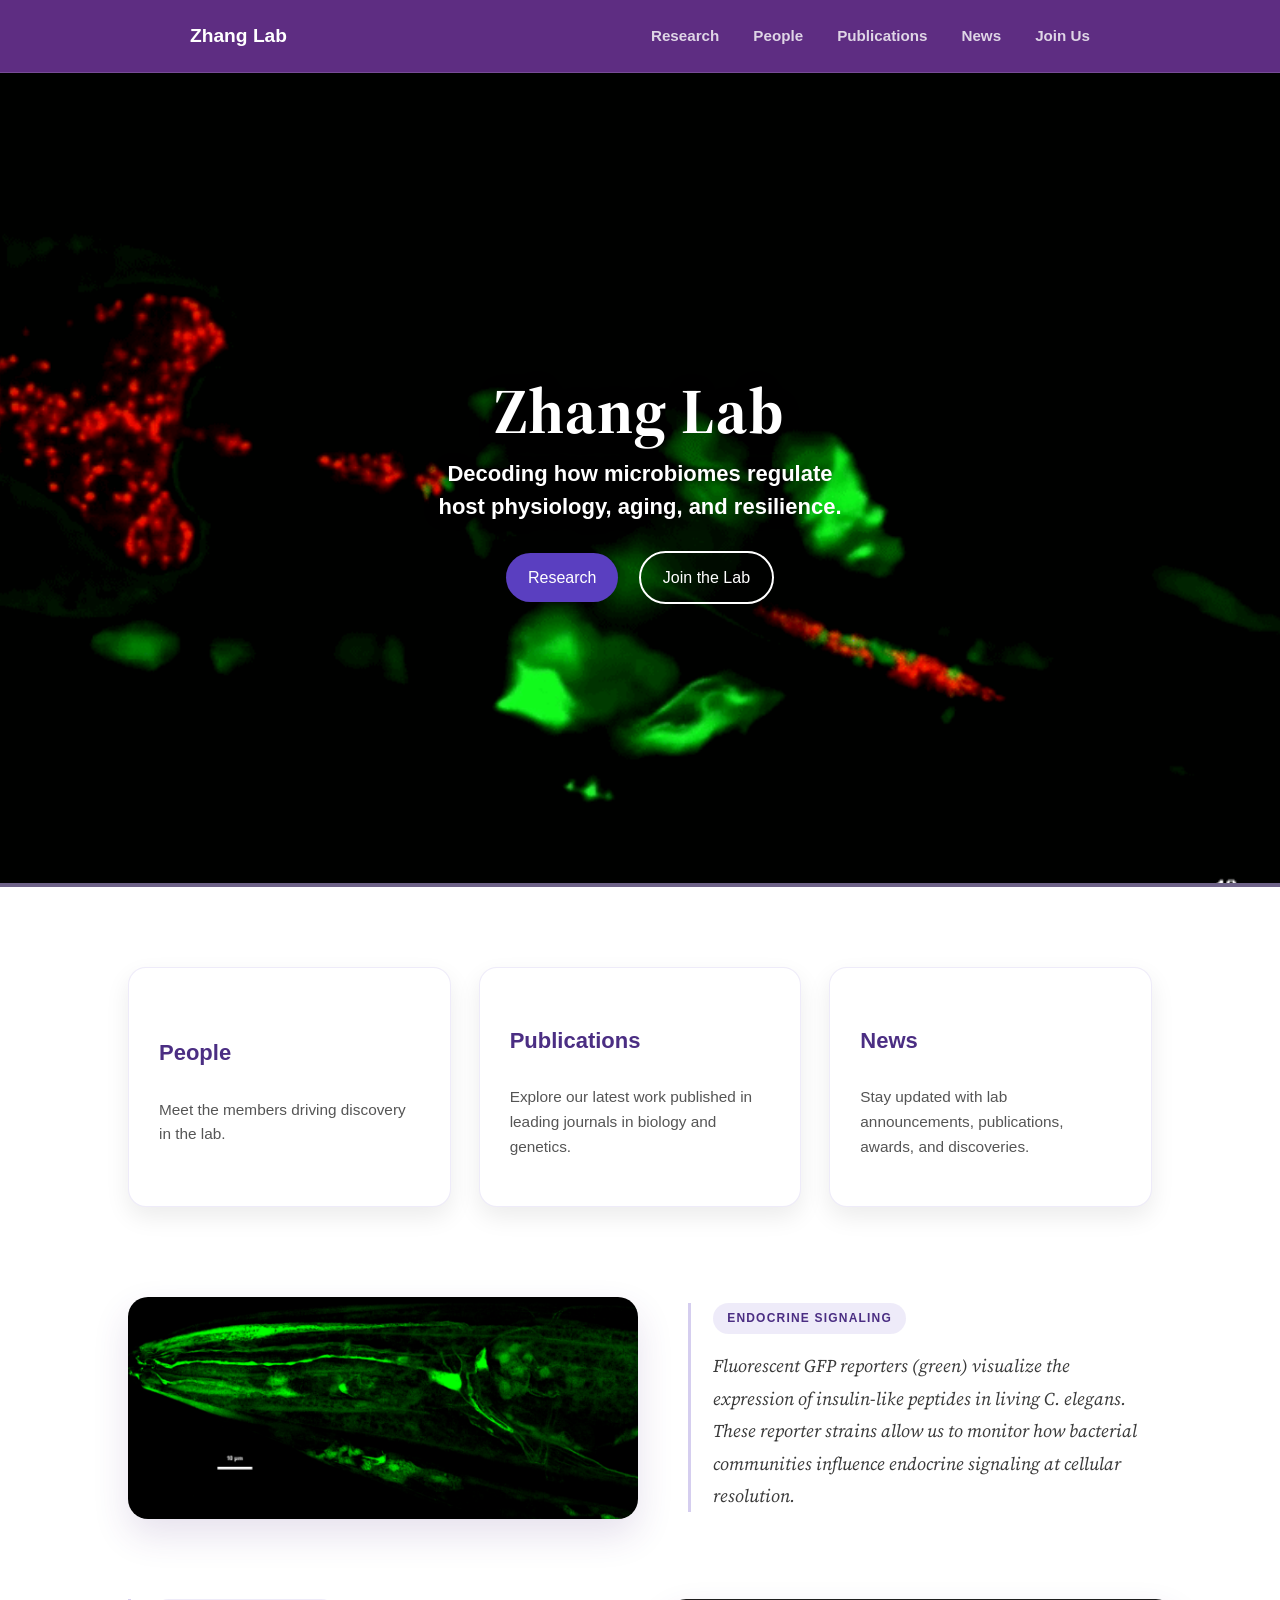
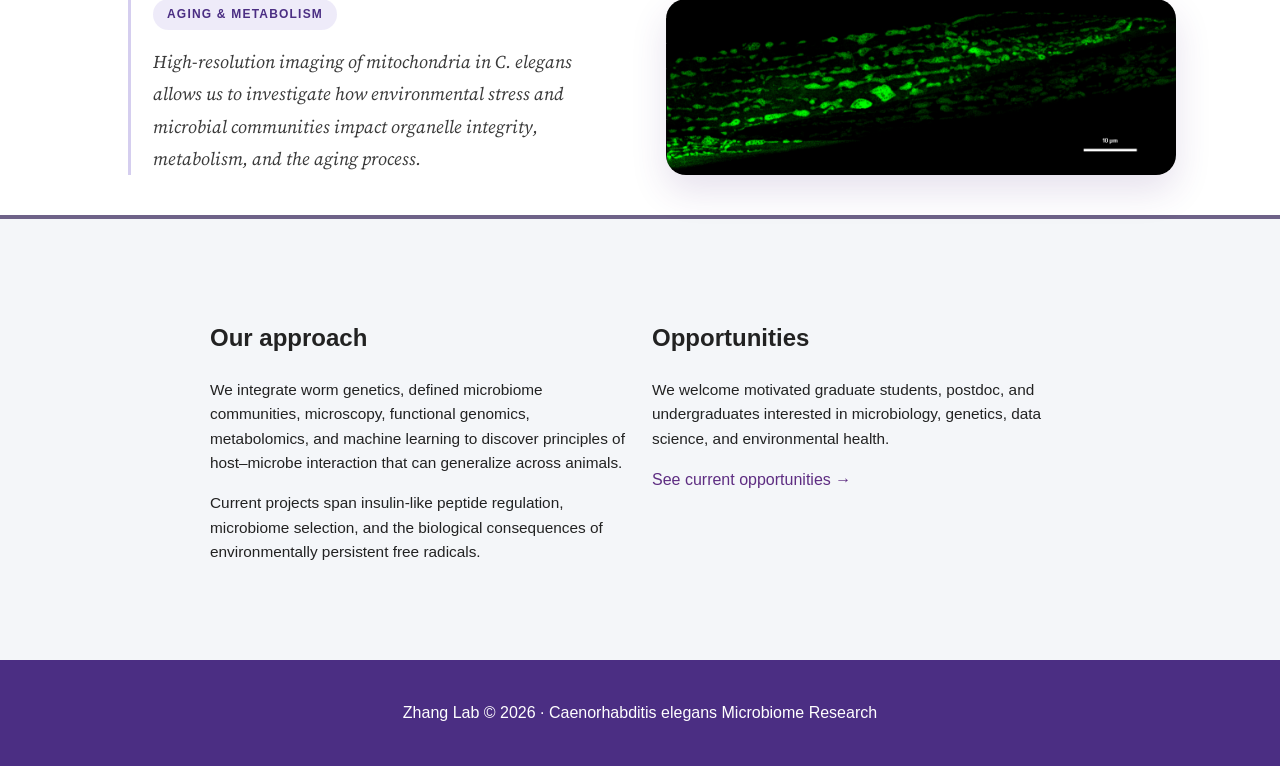
<file: zhang-lab-site/index.html>
<!DOCTYPE html>
<html lang="en">
<head>
  <meta charset="UTF-8" />
  <meta name="viewport" content="width=device-width, initial-scale=1.0" />
  <title>Zhang Lab | Host–Microbiome Interactions and Aging</title>
  <meta name="description" content="The Zhang Lab at LSU studies how microbiomes shape host physiology, aging, and stress resilience using C. elegans." />
  <link rel="preconnect" href="https://fonts.googleapis.com">
  <link rel="preconnect" href="https://fonts.gstatic.com" crossorigin>
  <link href="https://fonts.googleapis.com/css2?family=Source+Serif+4:opsz,wght@8..60,400;8..60,600;8..60,700&display=swap" rel="stylesheet">
  <link rel="stylesheet" href="styles.css" />
</head>
<body>
  <header class="site-header">
    <div class="container nav-wrap">
      <a class="brand" href="index.html">Zhang Lab</a>
      <button class="nav-toggle" aria-label="Toggle menu">☰</button>
      <nav class="site-nav">
        <a href="research.html">Research</a>
        <a href="people.html">People</a>
        <a href="publications.html">Publications</a>
        <a href="news.html">News</a>
        <a href="join.html">Join Us</a>
      </nav>
    </div>
  </header>
<style>
/* =====================
   GLOBAL STYLE
===================== */
body {
  margin: 0;
  font-family: "Inter", "Helvetica Neue", Arial, sans-serif;
  background: #ffffff;
  color: #1a1a1a;
}

/* =====================
   HERO SECTION
===================== */
.hero {
  height: 90vh;
  display: flex;
  align-items: center;
  justify-content: center;
  text-align: center;
  position: relative;
  overflow: hidden;
  color: white;
}

/* background image */
.hero {
  position: relative;
  overflow: hidden;
}
.hero-gif {
  position: absolute;
  inset: 0;
  width: 100%;
  height: 100%;
  object-fit: cover;
  object-position: 75% 75%;
  transform: scale(1.15);
  z-index: 0;
}

.hero-content {
  position: relative;
  z-index: 1;
}

/* content box */
.hero-content {
  position: relative;
  max-width: 850px;
  padding: 30px;
}

/* TITLE */
.hero h1 {
  font-family: 'Source Serif 4', Georgia, serif;
  font-size: 64px;
  margin-bottom: 12px;
  color: #ffffff;
  font-weight: 700;
  letter-spacing: 1px;
  text-shadow: 0 2px 18px rgba(0, 0, 0, 0.35);
}

/* SUBTITLE (your sentence) */
.hero-subtitle {
  font-size: 22px;
  font-weight: 700;
  color: #ffffff;
  line-height: 1.5;
  margin-top: 0;
  margin-bottom: 28px;
  text-shadow: 0 2px 15px rgba(0, 0, 0, 0.35);
  max-width: 760px;
}

/* =====================
   BUTTONS
===================== */
.btn-group {
  margin-top: 10px;
}

.btn {
  display: inline-block;
  padding: 12px 22px;
  margin: 0 8px;
  border-radius: 30px;
  text-decoration: none;
  font-weight: 500;
}

.btn-primary {
  background: #5A3FC0;
  color: white;
}

.btn-primary:hover {
  background: #6b52d6;
}

.btn-outline {
  border: 2px solid white;
  color: white;
}

.btn-outline:hover {
  background: white;
  color: #4B2E83;
}

/* =====================
   SECTIONS
===================== */
.section {
  padding: 80px 10%;
}

/* =====================
   CARD GRID
===================== */
.cards {
  display: grid;
  grid-template-columns: repeat(3, 1fr);
  gap: 28px;
  align-items: stretch;
}

/* clickable card wrapper */
/* REMOVE ALL LINK UNDERLINES */
.card-link,
.card-link:link,
.card-link:visited,
.card-link:hover,
.card-link:active,
.card-link:focus {
  text-decoration: none !important;
  color: inherit !important;
  display: flex;
}

/* make sure card text never underlines */
.card-link h3,
.card-link p {
  text-decoration: none !important;
}

/* cards — equal height */
.card {
  background: white;
  border-radius: 18px;
  padding: 30px;
  box-shadow: 0 10px 25px rgba(0,0,0,0.08);
  border: 1px solid rgba(90, 63, 192, 0.10);

  width: 100%;
  min-height: 240px; /* SAME HEIGHT */

  display: flex;
  flex-direction: column;
  justify-content: center;

  transition:
    transform 0.3s ease,
    box-shadow 0.3s ease,
    border-color 0.3s ease;
}

/* hover animation */
.card:hover {
  transform: translateY(-8px);
  box-shadow: 0 18px 40px rgba(0,0,0,0.12);
  border-color: rgba(90, 63, 192, 0.25);
}

.card h3 {
  color: #4B2E83;
  font-size: 22px;
  margin-bottom: 12px;
}

.card p {
  color: #555;
  line-height: 1.6;
}

/* =====================
   FIGURE SECTIONS (microscopy images)
===================== */
.figure-section {
  padding: 40px 10%;
}

.figure-section:first-of-type {
  padding-top: 0;
}

.cards-section {
  padding-bottom: 0px;
}

.figure-grid {
  max-width: 1100px;
  margin: 0 auto;
  display: grid;
  grid-template-columns: 1.1fr 1fr;
  gap: 50px;
  align-items: center;
}

.figure-section.figure-reverse .figure-grid {
  grid-template-columns: 1fr 1.1fr;
}

.figure-section.figure-reverse .figure-img-wrap {
  order: 2;
}

.figure-img-wrap {
  border-radius: 20px;
  overflow: hidden;
  box-shadow: 0 16px 36px rgba(75, 46, 131, 0.14);
  transition: transform 0.5s ease, box-shadow 0.5s ease;
}

.figure-img-wrap:hover {
  transform: rotate(-1deg) scale(1.015);
  box-shadow: 0 22px 46px rgba(75, 46, 131, 0.22);
}

.figure-img-wrap img {
  width: 100%;
  display: block;
  transition: transform 0.6s ease;
}

.figure-img-wrap:hover img {
  transform: scale(1.06);
}

.figure-tag {
  display: inline-block;
  font-size: 0.75rem;
  font-weight: 700;
  letter-spacing: 0.1em;
  text-transform: uppercase;
  color: #4B2E83;
  background: rgba(90, 63, 192, 0.10);
  padding: 6px 14px;
  border-radius: 999px;
  margin-bottom: 16px;
}

.figure-text {
  position: relative;
  padding-left: 22px;
  border-left: 3px solid rgba(90, 63, 192, 0.25);
}

.figure-caption {
  font-family: 'Source Serif 4', Georgia, serif;
  font-size: 18px;
  font-style: italic;
  line-height: 1.8;
  color: #3a3a3a;
  margin: 0;
}

/* scroll-reveal animation */
.reveal {
  opacity: 0;
  transition: opacity 0.8s ease, transform 0.8s ease;
}

.figure-img-wrap.reveal {
  transform: translateX(-24px);
}

.figure-section.figure-reverse .figure-img-wrap.reveal {
  transform: translateX(24px);
}

.figure-text.reveal {
  transform: translateY(20px);
  transition-delay: 0.15s;
}

.reveal.is-visible {
  opacity: 1;
  transform: translate(0, 0);
}

@media (prefers-reduced-motion: reduce) {
  .reveal {
    opacity: 1;
    transform: none;
    transition: none;
  }
  .figure-img-wrap:hover,
  .figure-img-wrap:hover img {
    transform: none;
  }
}

@media (max-width: 900px) {
  .figure-grid,
  .figure-section.figure-reverse .figure-grid {
    grid-template-columns: 1fr;
    gap: 24px;
  }
  .figure-section.figure-reverse .figure-img-wrap {
    order: 0;
  }
}

/* =====================
   NEWS
===================== */
.news {
  background: #f7f5ff;
  border-radius: 20px;
  padding: 40px;
}

.news-item {
  padding: 15px 0;
  border-bottom: 1px solid rgba(0,0,0,0.1);
}

.news-item:last-child {
  border-bottom: none;
}
.full-divider {
  width: 100%;
  height: 4px;
  background: #6e6288;
}
/* =====================
   FOOTER
===================== */
footer {
  text-align: center;
  padding: 40px;
  background: #4B2E83;
  color: white;
}
</style>
<style>
/* MOBILE ONLY */
@media screen and (max-width: 768px) {

  /* keep header clean */
  .nav-wrap {
    position: relative;
  }

  /* hamburger */
  .nav-toggle {
    display: block !important;
    font-size: 2rem;
    background: none;
    border: none;
    cursor: pointer;
    color: #5a0b92;
  }

  /* hide desktop nav */
  .site-nav {
    position: absolute;
    top: 100%;
    left: 0;
    right: 0;

    display: none !important;
    flex-direction: column;

    background: white;
    box-shadow: 0 8px 20px rgba(0,0,0,0.08);

    border-radius: 0 0 14px 14px;
    overflow: hidden;
    z-index: 999;
  }

  /* show menu */
  .site-nav.show {
    display: flex !important;
  }

  /* links */
  .site-nav a {
    color: #333 !important;
    text-decoration: none;
    text-align: center;

    padding: 18px;
    border-bottom: 1px solid #eee;

    background: white;
  }

  .site-nav a:hover {
    background: #f7f7f7;
  }
}
/* MOBILE ONLY */
@media screen and (max-width: 900px) {

  .split {
    display: flex !important;
    flex-direction: column !important;
    gap: 34px;
  }

  .split > div {
    width: 100% !important;
  }

  .section {
    padding: 50px 24px !important;
  }

}
  /* MOBILE FIX */
@media screen and (max-width: 900px) {

  .split {
    display: flex !important;
    flex-direction: column !important;
    gap: 28px;
  }

  .split > div {
    width: 100% !important;
  }

}
</style>
<style>
/* =====================
   RESPONSIVE
===================== */
@media (max-width: 900px) {

  .cards {
    display: grid !important;
    grid-template-columns: 1fr !important;
    gap: 20px;
  }

  .card-link {
    width: 100%;
    display: block !important;
  }

  .card {
    width: 100%;
    min-height: auto;
    box-sizing: border-box;
  }

  .hero h1 {
    font-size: 42px;
  }

  .figure-section {
    padding: 20px 24px 50px;
  }
}
</style>
</head>

 <body>

<div class="nav-overlay"></div>

<section class="hero">

    <!-- Background GIF -->
    <img src="vid.gif" alt="" class="hero-gif">

    <!-- Hero Text -->
    <div class="hero-content">
        <h1>Zhang Lab</h1>

        <h2 class="hero-subtitle">
            Decoding how microbiomes regulate<br>
            host physiology, aging, and resilience.
        </h2>

    <div class="btn-group">
      <a href="research.html" class="btn btn-primary">Research</a>
      <a href="join.html" class="btn btn-outline">Join the Lab</a>
    </div>
  </div>
</section>
<div class="full-divider"></div>
<!-- CARDS -->
<section class="section cards-section">
  <div class="cards">

    <!-- PEOPLE -->
    <a href="people.html" class="card-link">
      <div class="card">
        <h3>People</h3>
        <p>
          Meet the members driving discovery in the lab.
        </p>
      </div>
    </a>

    <!-- PUBLICATIONS -->
    <a href="publications.html" class="card-link">
      <div class="card">
        <h3>Publications</h3>
        <p>
          Explore our latest work published in leading journals in biology and genetics.
        </p>
      </div>
    </a>

    <!-- NEWS -->
    <a href="news.html" class="card-link">
      <div class="card">
        <h3>News</h3>
        <p>
          Stay updated with lab announcements, publications, awards, and discoveries.
        </p>
      </div>
    </a>

  </div>
</section>

<!-- FIGURE: GFP reporters -->
<section class="figure-section">
  <div class="figure-grid">
    <div class="figure-img-wrap reveal">
      <img src="crop.png" alt="Fluorescent GFP reporters visualizing insulin-like peptide expression in C. elegans">
    </div>
    <div class="figure-text reveal">
      <span class="figure-tag">Endocrine Signaling</span>
      <p class="figure-caption">
        Fluorescent GFP reporters (green) visualize the expression of insulin-like peptides in living C. elegans. These reporter strains allow us to monitor how bacterial communities influence endocrine signaling at cellular resolution.
      </p>
    </div>
  </div>
</section>

<!-- FIGURE: Mitochondria imaging -->
<section class="figure-section figure-reverse">
  <div class="figure-grid">
    <div class="figure-img-wrap reveal">
      <img src="mito.png" alt="High-resolution imaging of mitochondria in C. elegans">
    </div>
    <div class="figure-text reveal">
      <span class="figure-tag">Aging &amp; Metabolism</span>
      <p class="figure-caption">
        High-resolution imaging of mitochondria in C. elegans allows us to investigate how environmental stress and microbial communities impact organelle integrity, metabolism, and the aging process.
      </p>
    </div>
  </div>
</section>

  <div class="full-divider"></div>
    <section class="section section-alt">
      <div class="container split">
        <div>
          <h2>Our approach</h2>
          <p>We integrate worm genetics, defined microbiome communities, microscopy, functional genomics, metabolomics, and machine learning to discover principles of host–microbe interaction that can generalize across animals.</p>
          <p>Current projects span insulin-like peptide regulation, microbiome selection, and the biological consequences of environmentally persistent free radicals.</p>
        </div>
        <div>
          <h2>Opportunities</h2>
          <p>We welcome motivated graduate students, postdoc, and undergraduates interested in microbiology, genetics, data science, and environmental health.</p>
          <a class="text-link" href="join.html">See current opportunities →</a>
        </div>
      </div>
    </section>
  
<!-- FOOTER -->
<footer>
  Zhang Lab © 2026 · Caenorhabditis elegans Microbiome Research
</footer>
  <script>
document.addEventListener("DOMContentLoaded", function () {

  const toggle =
    document.querySelector(".nav-toggle");

  const nav =
    document.querySelector(".site-nav");

  if (!toggle || !nav) return;

  toggle.onclick = function () {
    nav.classList.toggle("show");
  };

});

document.addEventListener("DOMContentLoaded", function () {
  const reveals = document.querySelectorAll(".reveal");
  if (!("IntersectionObserver" in window) || reveals.length === 0) {
    reveals.forEach((el) => el.classList.add("is-visible"));
    return;
  }

  const observer = new IntersectionObserver((entries) => {
    entries.forEach((entry) => {
      if (entry.isIntersecting) {
        entry.target.classList.add("is-visible");
        observer.unobserve(entry.target);
      }
    });
  }, { threshold: 0.2 });

  reveals.forEach((el) => observer.observe(el));
});
</script>
</body>
</html>
</file>
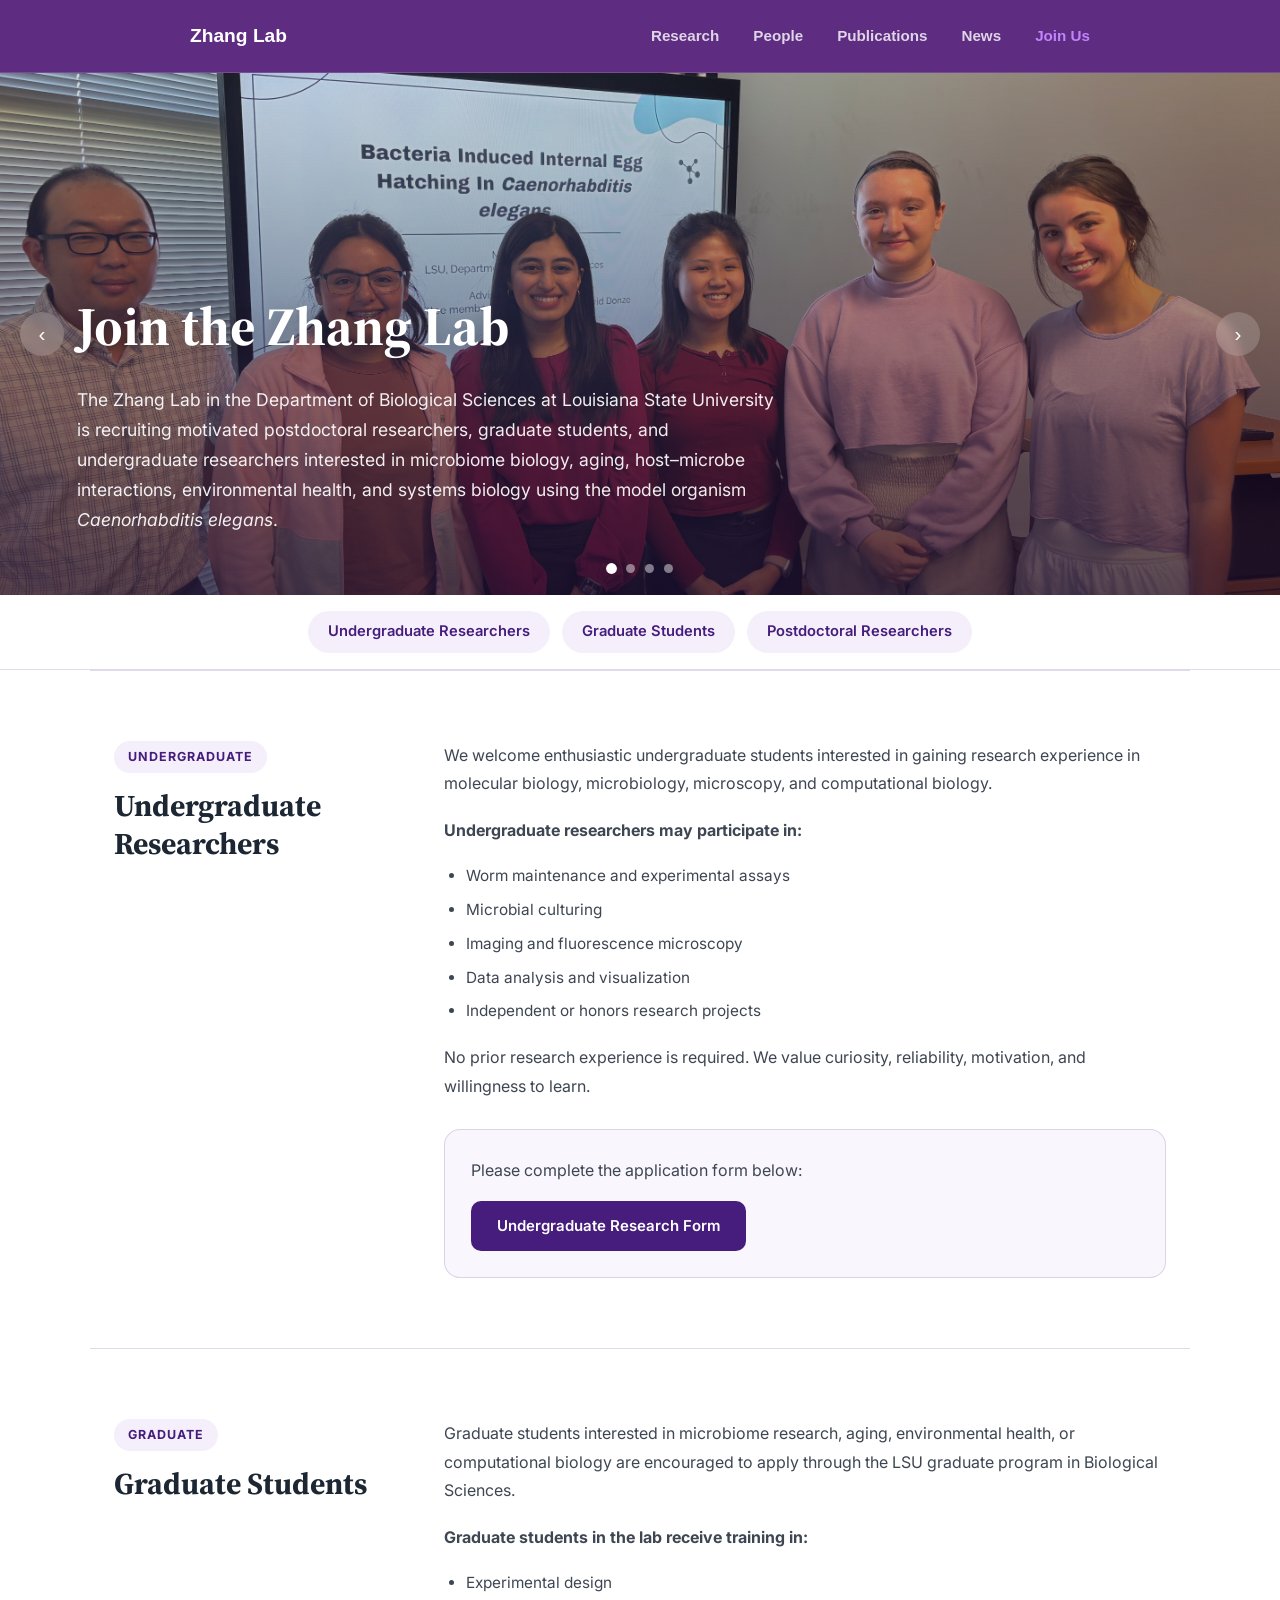
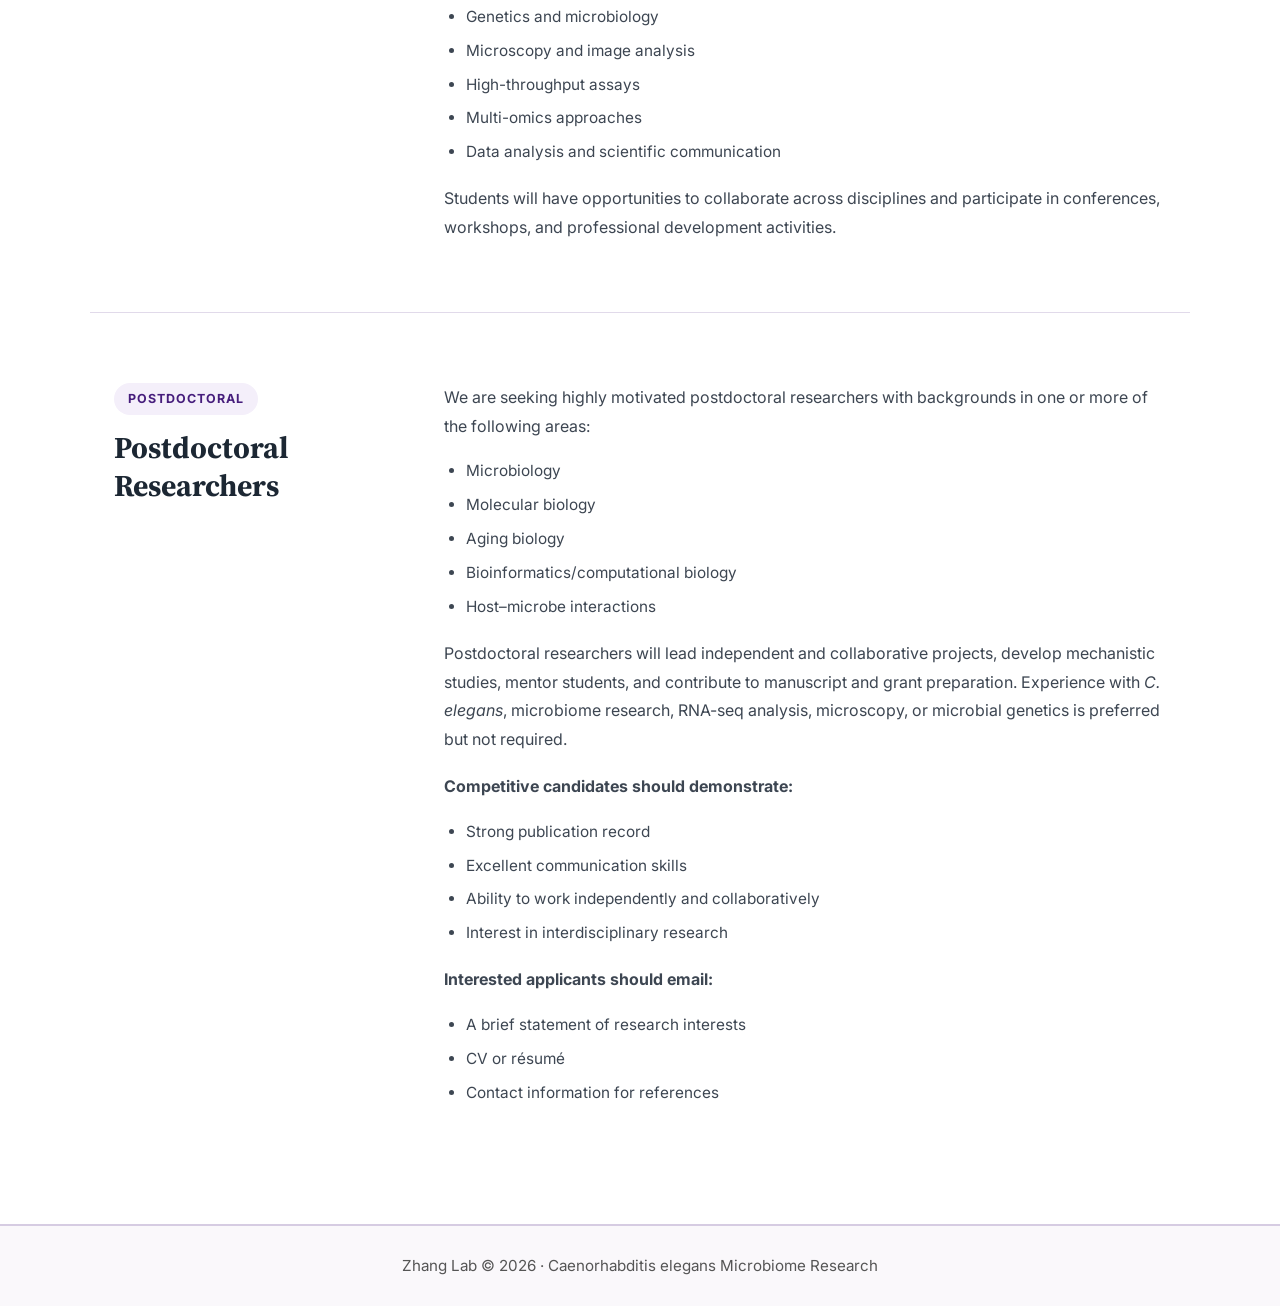
<file: zhang-lab-site/join.html>
<!DOCTYPE html>
<html lang="en">
<head>
  <meta charset="UTF-8" />
  <meta name="viewport" content="width=device-width, initial-scale=1.0" />
  <title>Join Us | Zhang Lab</title>
  <link rel="preconnect" href="https://fonts.googleapis.com">
  <link rel="preconnect" href="https://fonts.gstatic.com" crossorigin>
  <link href="https://fonts.googleapis.com/css2?family=Source+Serif+4:opsz,wght@8..60,400;8..60,600;8..60,700&family=Inter:wght@400;500;600;700&display=swap" rel="stylesheet">
  <link rel="stylesheet" href="styles.css" />
  <style>
    :root {
      --ink: #1c2733;
      --purple: #461D7C;
      --purple-dark: #33165c;
      --line: rgba(70, 29, 124, 0.16);
    }

    * { box-sizing: border-box; }

    .join-page {
      font-family: 'Inter', system-ui, sans-serif;
      color: var(--ink);
      background: #ffffff;
    }

    /* ---------- HERO ---------- */
    .jn-hero {
      position: relative;
      min-height: 58vh;
      display: flex;
      align-items: flex-end;
      overflow: hidden;
    }

    .jn-hero img {
      position: absolute;
      inset: 0;
      width: 100%;
      height: 100%;
      object-fit: cover;
      z-index: 0;
      opacity: 0;
      transition: opacity 1.2s ease;
    }

    .jn-hero img.jn-slide-active {
      opacity: 1;
    }

    .jn-hero::after {
      content: "";
      position: absolute;
      inset: 0;
      background: linear-gradient(180deg, rgba(28,15,48,0.15) 0%, rgba(28,15,48,0.75) 100%);
      z-index: 1;
    }

    .jn-hero-content {
      position: relative;
      z-index: 2;
      padding: 60px clamp(24px, 6vw, 90px);
      max-width: 900px;
    }

    .jn-hero-content h1 {
      font-family: 'Source Serif 4', Georgia, serif;
      font-weight: 700;
      color: #ffffff;
      font-size: clamp(34px, 5vw, 54px);
      margin: 0 0 16px;
      text-shadow: 0 2px 16px rgba(0,0,0,0.25);
    }

    .jn-hero-content p {
      color: rgba(255,255,255,0.92);
      font-size: 1.1rem;
      line-height: 1.7;
      margin: 0;
      max-width: 700px;
    }

    /* ---------- SLIDESHOW CONTROLS ---------- */
    .jn-slide-arrow {
      position: absolute;
      top: 50%;
      transform: translateY(-50%);
      z-index: 3;
      background: rgba(255,255,255,0.18);
      border: none;
      color: #ffffff;
      width: 44px;
      height: 44px;
      border-radius: 50%;
      font-size: 1.3rem;
      line-height: 1;
      cursor: pointer;
      display: flex;
      align-items: center;
      justify-content: center;
      backdrop-filter: blur(4px);
      transition: background 0.2s ease;
    }

    .jn-slide-arrow:hover,
    .jn-slide-arrow:focus-visible {
      background: rgba(255,255,255,0.32);
    }

    .jn-slide-arrow.jn-prev { left: 20px; }
    .jn-slide-arrow.jn-next { right: 20px; }

    .jn-slide-dots {
      position: absolute;
      bottom: 22px;
      left: 50%;
      transform: translateX(-50%);
      z-index: 3;
      display: flex;
      gap: 10px;
    }

    .jn-slide-dot {
      width: 9px;
      height: 9px;
      border-radius: 50%;
      background: rgba(255,255,255,0.45);
      border: none;
      padding: 0;
      cursor: pointer;
      transition: background 0.2s ease, transform 0.2s ease;
    }

    .jn-slide-dot.jn-slide-dot-active {
      background: #ffffff;
      transform: scale(1.2);
    }

    @media (max-width: 640px) {
      .jn-slide-arrow { width: 38px; height: 38px; font-size: 1.1rem; }
      .jn-slide-arrow.jn-prev { left: 10px; }
      .jn-slide-arrow.jn-next { right: 10px; }
    }

    /* ---------- ROLE NAV ---------- */
    .jn-role-nav {
      position: sticky;
      top: var(--header-height, 72px);
      z-index: 999;
      background: #ffffff;
      border-bottom: 1px solid var(--line);
      display: flex;
      justify-content: center;
      gap: 12px;
      flex-wrap: wrap;
      padding: 16px 20px;
    }

    .jn-role-nav a {
      text-decoration: none;
      color: var(--purple);
      background: #f4effa;
      padding: 9px 20px;
      border-radius: 999px;
      font-weight: 600;
      font-size: 0.92rem;
      transition: 0.2s ease;
    }

    .jn-role-nav a:hover,
    .jn-role-nav a:focus-visible {
      background: var(--purple);
      color: #fff;
    }

    /* ---------- INTRO STRIP ---------- */
    .jn-intro {
      max-width: 780px;
      margin: 60px auto 10px;
      padding: 0 24px;
      text-align: center;
    }

    .jn-intro p {
      font-size: 1.08rem;
      line-height: 1.8;
      color: #3d4652;
      margin: 0 0 18px;
    }

    .jn-intro p:last-child {
      margin-bottom: 0;
    }

    /* ---------- ROLE SECTIONS ---------- */
    .jn-role {
      scroll-margin-top: 100px;
      max-width: 1100px;
      margin: 0 auto;
      padding: 70px 24px;
      display: grid;
      grid-template-columns: 280px 1fr;
      gap: 50px;
      border-top: 1px solid var(--line);
    }

    .jn-role:first-of-type {
      border-top: none;
      padding-top: 50px;
    }

    .jn-role-label {
      position: sticky;
      top: calc(var(--header-height, 72px) + 90px);
      align-self: start;
    }

    .jn-role-tag {
      display: inline-block;
      font-size: 0.78rem;
      font-weight: 700;
      letter-spacing: 0.08em;
      text-transform: uppercase;
      color: var(--purple);
      background: #f4effa;
      padding: 6px 14px;
      border-radius: 999px;
      margin-bottom: 14px;
    }

    .jn-role-label h2 {
      font-family: 'Source Serif 4', Georgia, serif;
      font-weight: 700;
      font-size: 1.9rem;
      color: var(--ink);
      margin: 0;
      line-height: 1.25;
    }

    .jn-role-body p {
      font-size: 1rem;
      line-height: 1.8;
      color: #3d4652;
      margin: 0 0 18px;
    }

    .jn-role-body ul {
      margin: 0 0 18px;
      padding-left: 22px;
    }

    .jn-role-body li {
      line-height: 1.75;
      color: #3d4652;
      margin-bottom: 7px;
    }

    .jn-role-body p:last-child,
    .jn-role-body ul:last-child {
      margin-bottom: 0;
    }

    @media (max-width: 800px) {
      .jn-role {
        grid-template-columns: 1fr;
        gap: 20px;
        padding: 50px 22px;
      }
      .jn-role-label {
        position: static;
      }
    }

    /* ---------- FORM CTA ---------- */
    .jn-form-cta {
      margin-top: 28px;
      padding: 26px;
      background: #f9f6fd;
      border: 1px solid var(--line);
      border-radius: 16px;
    }

    .jn-form-cta p {
      margin: 0 0 16px;
    }

    .jn-form-button {
      display: inline-block;
      padding: 13px 26px;
      background-color: var(--purple);
      color: white;
      text-decoration: none;
      border-radius: 10px;
      font-size: 15px;
      font-weight: 600;
      transition: all 0.25s ease;
    }

    .jn-form-button:hover,
    .jn-form-button:focus-visible {
      transform: translateY(-2px);
      box-shadow: 0 8px 20px rgba(70, 29, 124, 0.28);
      background-color: var(--purple-dark);
    }

    a:focus-visible,
    button:focus-visible {
      outline: 3px solid var(--purple);
      outline-offset: 2px;
    }

    @media (max-width: 640px) {
      .jn-hero { min-height: 34vh; }
    }
  </style>
</head>
<body>
  <header class="site-header">
    <div class="container nav-wrap">
      <a class="brand" href="index.html">Zhang Lab</a>
      <button class="nav-toggle" aria-label="Toggle menu">☰</button>
      <nav class="site-nav">
        <a href="research.html">Research</a>
        <a href="people.html">People</a>
        <a href="publications.html">Publications</a>
        <a href="news.html">News</a>
        <a href="join.html" class="active">Join Us</a>
      </nav>
    </div>
  </header>

  <main class="join-page">

    <section class="jn-hero" id="jnHero">
      <div class="jn-hero-content">
        <h1>Join the Zhang Lab</h1>
        <p>
          The Zhang Lab in the Department of Biological Sciences at Louisiana State University is recruiting motivated postdoctoral researchers, graduate students, and undergraduate researchers interested in microbiome biology, aging, host–microbe interactions, environmental health, and systems biology using the model organism <em>Caenorhabditis elegans</em>.
        </p>
      </div>
    </section>

    <nav class="jn-role-nav">
      <a href="#undergraduate">Undergraduate Researchers</a>
      <a href="#graduate">Graduate Students</a>
      <a href="#postdoc">Postdoctoral Researchers</a>
    </nav>

    <!-- Undergraduate Researchers -->
    <section class="jn-role" id="undergraduate">
      <div class="jn-role-label">
        <span class="jn-role-tag">Undergraduate</span>
        <h2>Undergraduate Researchers</h2>
      </div>

      <div class="jn-role-body">
        <p>
          We welcome enthusiastic undergraduate students interested in gaining research experience in molecular biology, microbiology, microscopy, and computational biology.
        </p>

        <p><strong>Undergraduate researchers may participate in:</strong></p>

        <ul>
          <li>Worm maintenance and experimental assays</li>
          <li>Microbial culturing</li>
          <li>Imaging and fluorescence microscopy</li>
          <li>Data analysis and visualization</li>
          <li>Independent or honors research projects</li>
        </ul>

        <p>
          No prior research experience is required. We value curiosity, reliability, motivation, and willingness to learn.
        </p>

        <div class="jn-form-cta">
          <p>Please complete the application form below:</p>
          <a href="https://forms.gle/wa1Svqu26B3naUxr5" target="_blank" class="jn-form-button">
            Undergraduate Research Form
          </a>
        </div>
      </div>
    </section>

    <!-- Graduate Students -->
    <section class="jn-role" id="graduate">
      <div class="jn-role-label">
        <span class="jn-role-tag">Graduate</span>
        <h2>Graduate Students</h2>
      </div>

      <div class="jn-role-body">
        <p>
          Graduate students interested in microbiome research, aging, environmental health, or computational biology are encouraged to apply through the LSU graduate program in Biological Sciences.
        </p>

        <p><strong>Graduate students in the lab receive training in:</strong></p>

        <ul>
          <li>Experimental design</li>
          <li>Genetics and microbiology</li>
          <li>Microscopy and image analysis</li>
          <li>High-throughput assays</li>
          <li>Multi-omics approaches</li>
          <li>Data analysis and scientific communication</li>
        </ul>

        <p>
          Students will have opportunities to collaborate across disciplines and participate in conferences, workshops, and professional development activities.
        </p>
      </div>
    </section>

    <!-- Postdoctoral Researchers -->
    <section class="jn-role" id="postdoc">
      <div class="jn-role-label">
        <span class="jn-role-tag">Postdoctoral</span>
        <h2>Postdoctoral Researchers</h2>
      </div>

      <div class="jn-role-body">
        <p>
          We are seeking highly motivated postdoctoral researchers with backgrounds in one or more of the following areas:
        </p>

        <ul>
          <li>Microbiology</li>
          <li>Molecular biology</li>
          <li>Aging biology</li>
          <li>Bioinformatics/computational biology</li>
          <li>Host–microbe interactions</li>
        </ul>

        <p>
          Postdoctoral researchers will lead independent and collaborative projects, develop mechanistic studies, mentor students, and contribute to manuscript and grant preparation. Experience with <em>C. elegans</em>, microbiome research, RNA-seq analysis, microscopy, or microbial genetics is preferred but not required.
        </p>

        <p><strong>Competitive candidates should demonstrate:</strong></p>

        <ul>
          <li>Strong publication record</li>
          <li>Excellent communication skills</li>
          <li>Ability to work independently and collaboratively</li>
          <li>Interest in interdisciplinary research</li>
        </ul>

        <p><strong>Interested applicants should email:</strong></p>

        <ul>
          <li>A brief statement of research interests</li>
          <li>CV or résumé</li>
          <li>Contact information for references</li>
        </ul>
      </div>
    </section>

  </main>

  <footer class="site-footer">
    Zhang Lab © 2026 · Caenorhabditis elegans Microbiome Research
  </footer>

  <style>
    .site-footer {
      text-align: center;
      padding: 28px 20px;
      margin-top: 40px;
      border-top: 2px solid rgba(70, 29, 124, 0.2);
      font-family: 'Inter', sans-serif;
      font-size: 0.95rem;
      color: #555;
      background: #faf8fb;
    }
  </style>

  <script>
    document.addEventListener("DOMContentLoaded", function () {
      const toggle = document.querySelector(".nav-toggle");
      const nav = document.querySelector(".site-nav");
      if (toggle && nav) {
        toggle.addEventListener("click", function () {
          nav.classList.toggle("show");
        });
      }
    });
  </script>

  <script>
    /* =====================================================
       HERO SLIDESHOW
       Add or remove filenames here as you add photos to the
       GitHub repo. They must live in the same folder as this
       page (same place "group.jpg" currently lives).
    ===================================================== */
    const heroSlides = [
      "group.jpg",
      "out.png",
      "photo.jpg",
      "outs.png"
    ];

    const heroSlideDuration = 5000; // ms each image stays on screen

    function initHeroSlideshow() {
      const hero = document.getElementById("jnHero");
      if (!hero || heroSlides.length === 0) return;

      /* Per-image crop position ("center X%") — tweak individually as needed */
      const heroSlidePositions = {
        "group.jpg": "center 50%",
        "out.png": "center 50%",
        "photo.jpg": "center 50%",
        "outs.png": "center 75%"
      };

      heroSlides.forEach((src, i) => {
        const img = document.createElement("img");
        img.src = src;
        img.alt = "Zhang Lab Group";
        img.style.objectPosition = heroSlidePositions[src] || "center 50%";
        if (i === 0) img.classList.add("jn-slide-active");
        hero.prepend(img);
      });

      if (heroSlides.length < 2) return;

      const slideEls = Array.from(hero.querySelectorAll("img"));
      let current = 0;
      let timer;

      function goTo(index) {
        slideEls[current].classList.remove("jn-slide-active");
        current = (index + slideEls.length) % slideEls.length;
        slideEls[current].classList.add("jn-slide-active");

        const dots = hero.querySelectorAll(".jn-slide-dot");
        dots.forEach((dot, i) => {
          dot.classList.toggle("jn-slide-dot-active", i === current);
        });
      }

      function startAutoplay() {
        timer = setInterval(() => goTo(current + 1), heroSlideDuration);
      }

      function restartAutoplay() {
        clearInterval(timer);
        startAutoplay();
      }

      // Prev / next arrow buttons
      const prevBtn = document.createElement("button");
      prevBtn.className = "jn-slide-arrow jn-prev";
      prevBtn.setAttribute("aria-label", "Previous photo");
      prevBtn.innerHTML = "&#8249;";
      prevBtn.addEventListener("click", () => {
        goTo(current - 1);
        restartAutoplay();
      });

      const nextBtn = document.createElement("button");
      nextBtn.className = "jn-slide-arrow jn-next";
      nextBtn.setAttribute("aria-label", "Next photo");
      nextBtn.innerHTML = "&#8250;";
      nextBtn.addEventListener("click", () => {
        goTo(current + 1);
        restartAutoplay();
      });

      hero.appendChild(prevBtn);
      hero.appendChild(nextBtn);

      // Dot indicators
      const dotsWrap = document.createElement("div");
      dotsWrap.className = "jn-slide-dots";
      slideEls.forEach((_, i) => {
        const dot = document.createElement("button");
        dot.className = "jn-slide-dot" + (i === 0 ? " jn-slide-dot-active" : "");
        dot.setAttribute("aria-label", "Go to photo " + (i + 1));
        dot.addEventListener("click", () => {
          goTo(i);
          restartAutoplay();
        });
        dotsWrap.appendChild(dot);
      });
      hero.appendChild(dotsWrap);

      startAutoplay();
    }

    document.addEventListener("DOMContentLoaded", initHeroSlideshow);
  </script>

  <script>
    function setHeaderHeightVar() {
      const header = document.querySelector(".site-header");
      if (header) {
        document.documentElement.style.setProperty(
          "--header-height",
          header.getBoundingClientRect().height + "px"
        );
      }
    }
    setHeaderHeightVar();
    window.addEventListener("resize", setHeaderHeightVar);
    window.addEventListener("load", setHeaderHeightVar);
  </script>
</body>
</html>
</file>
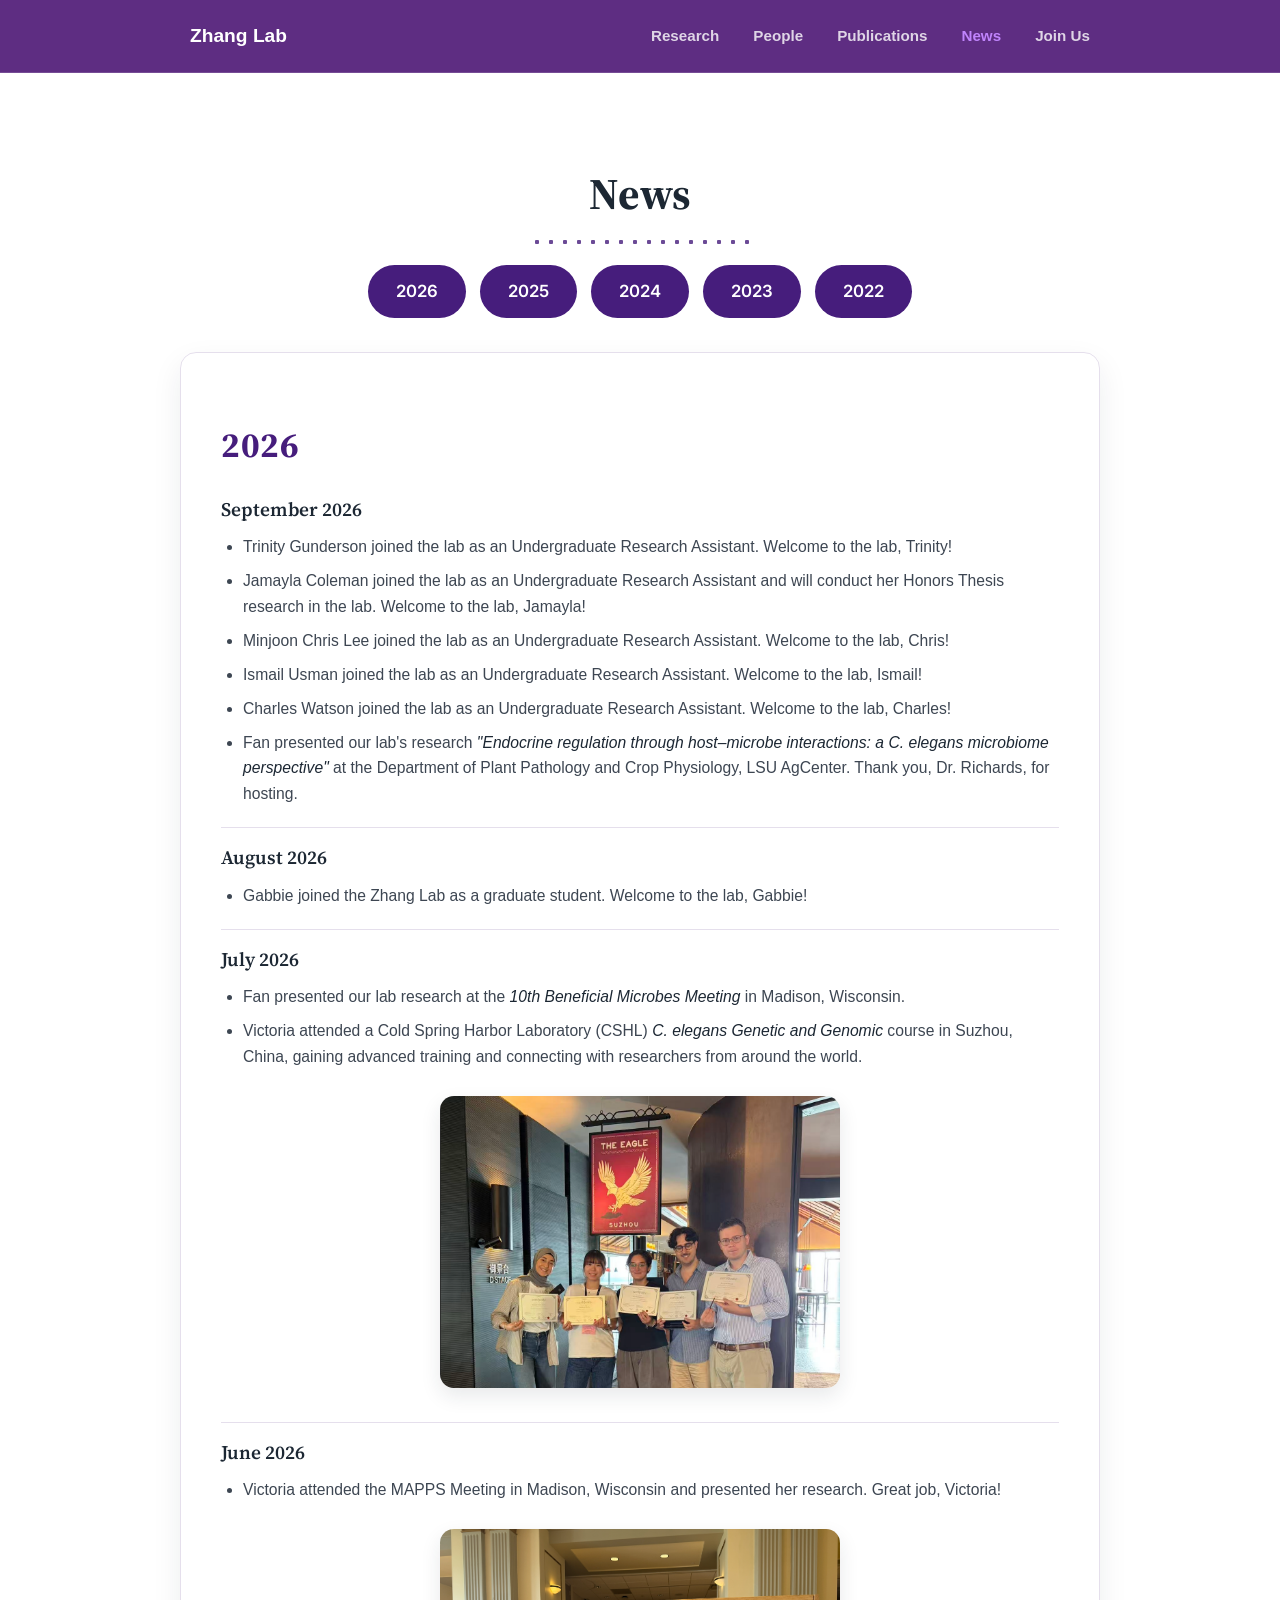
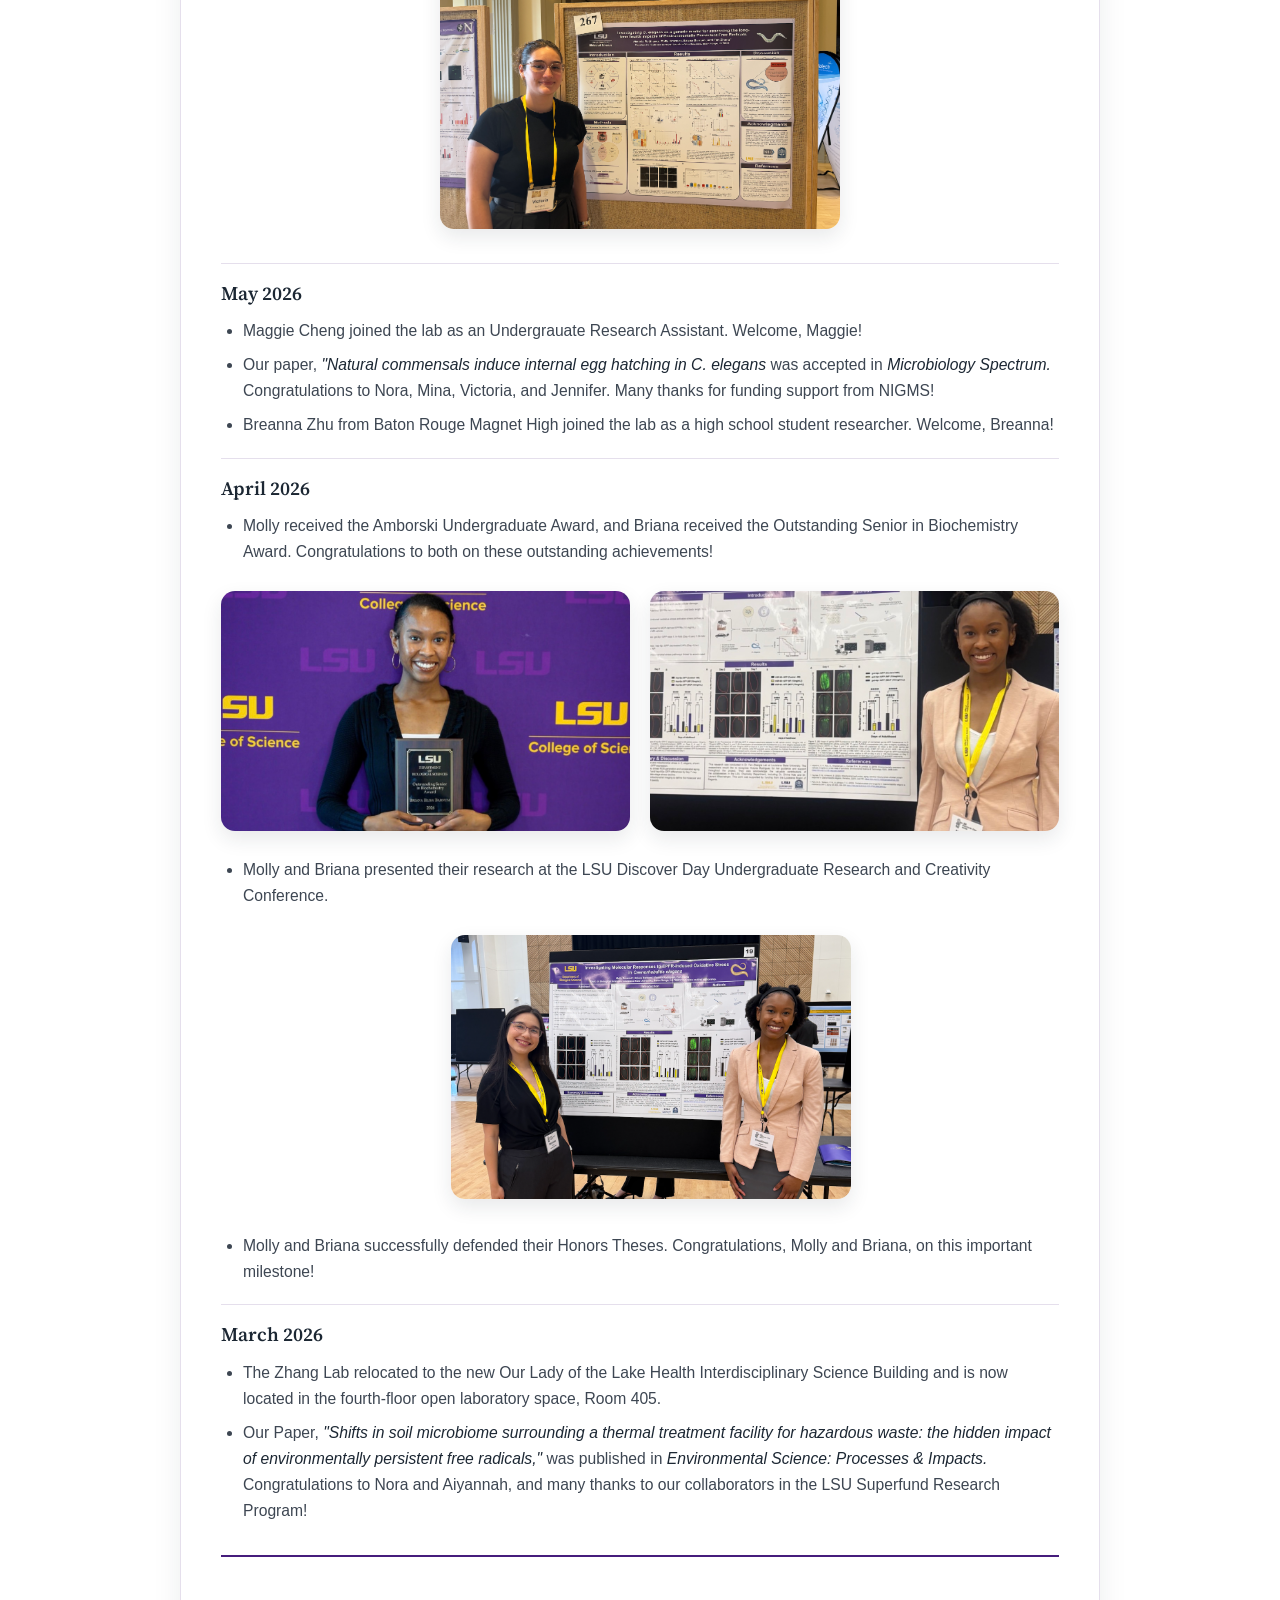
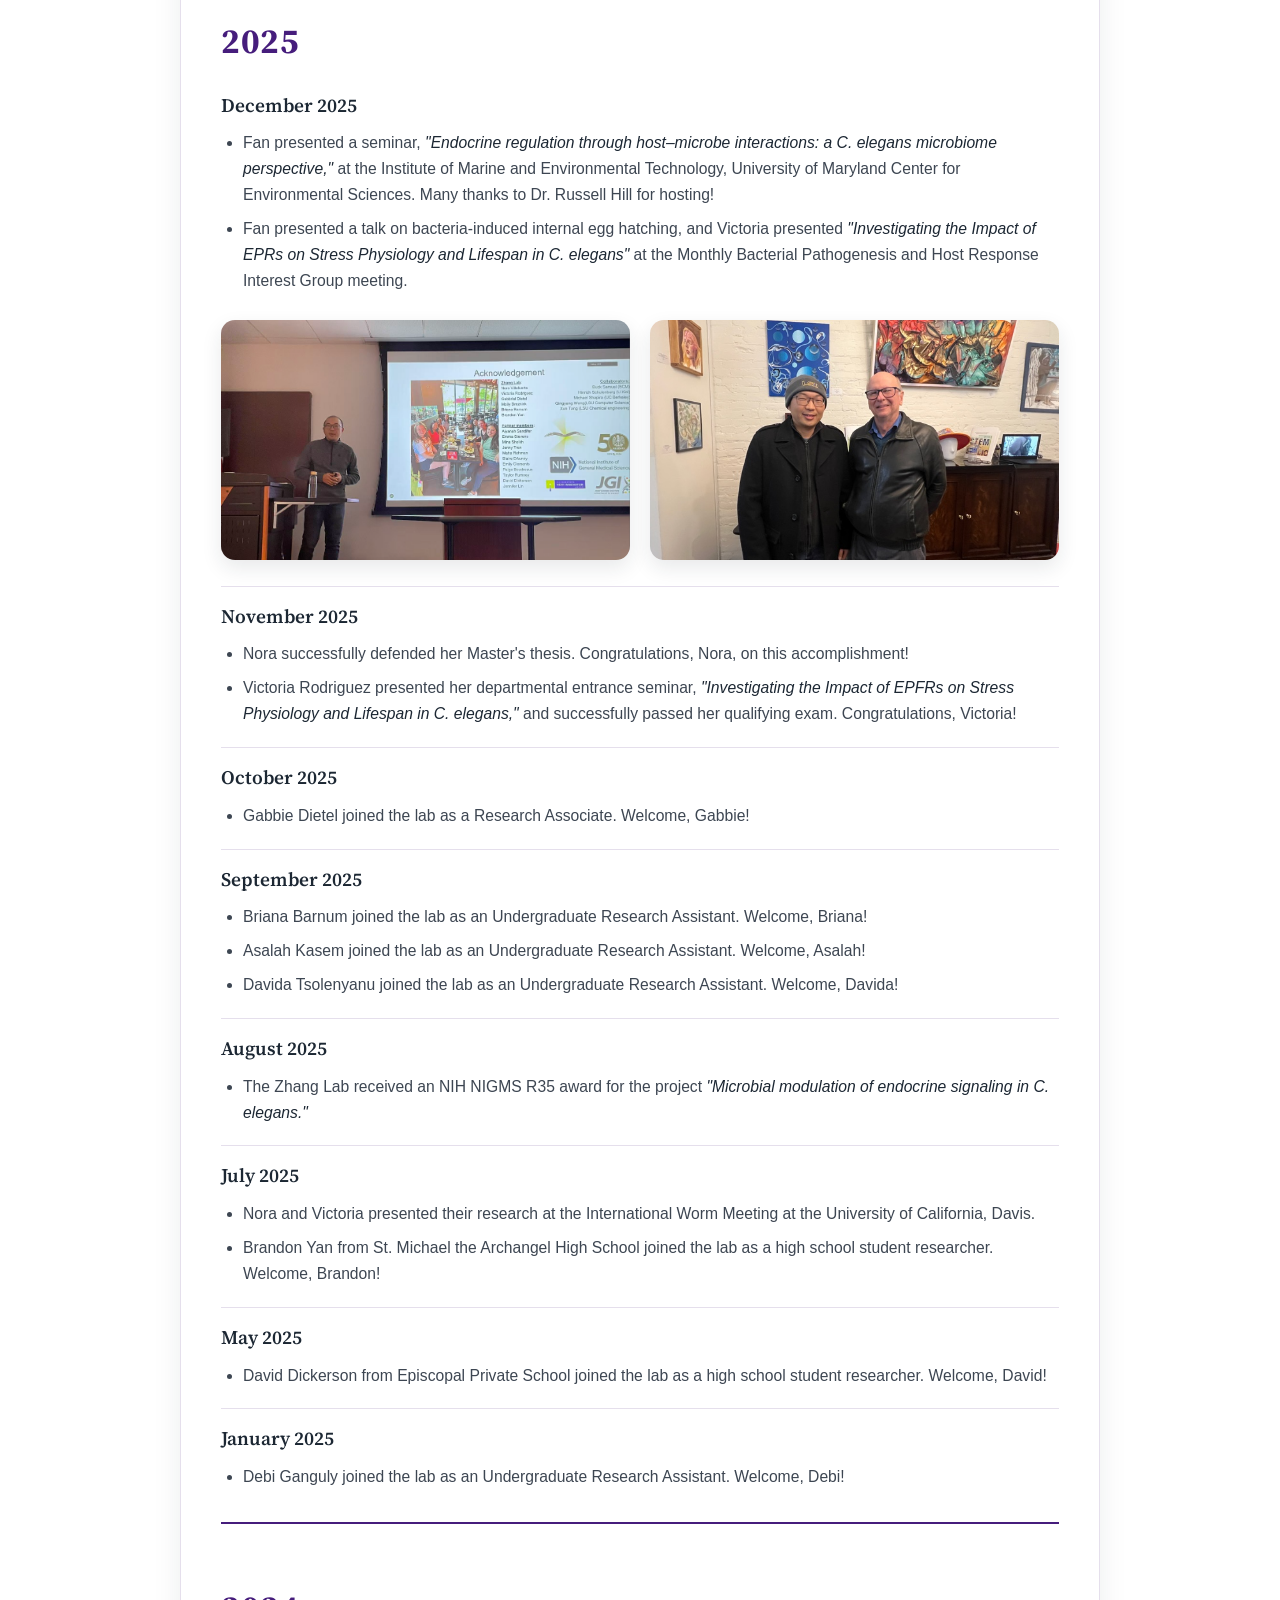
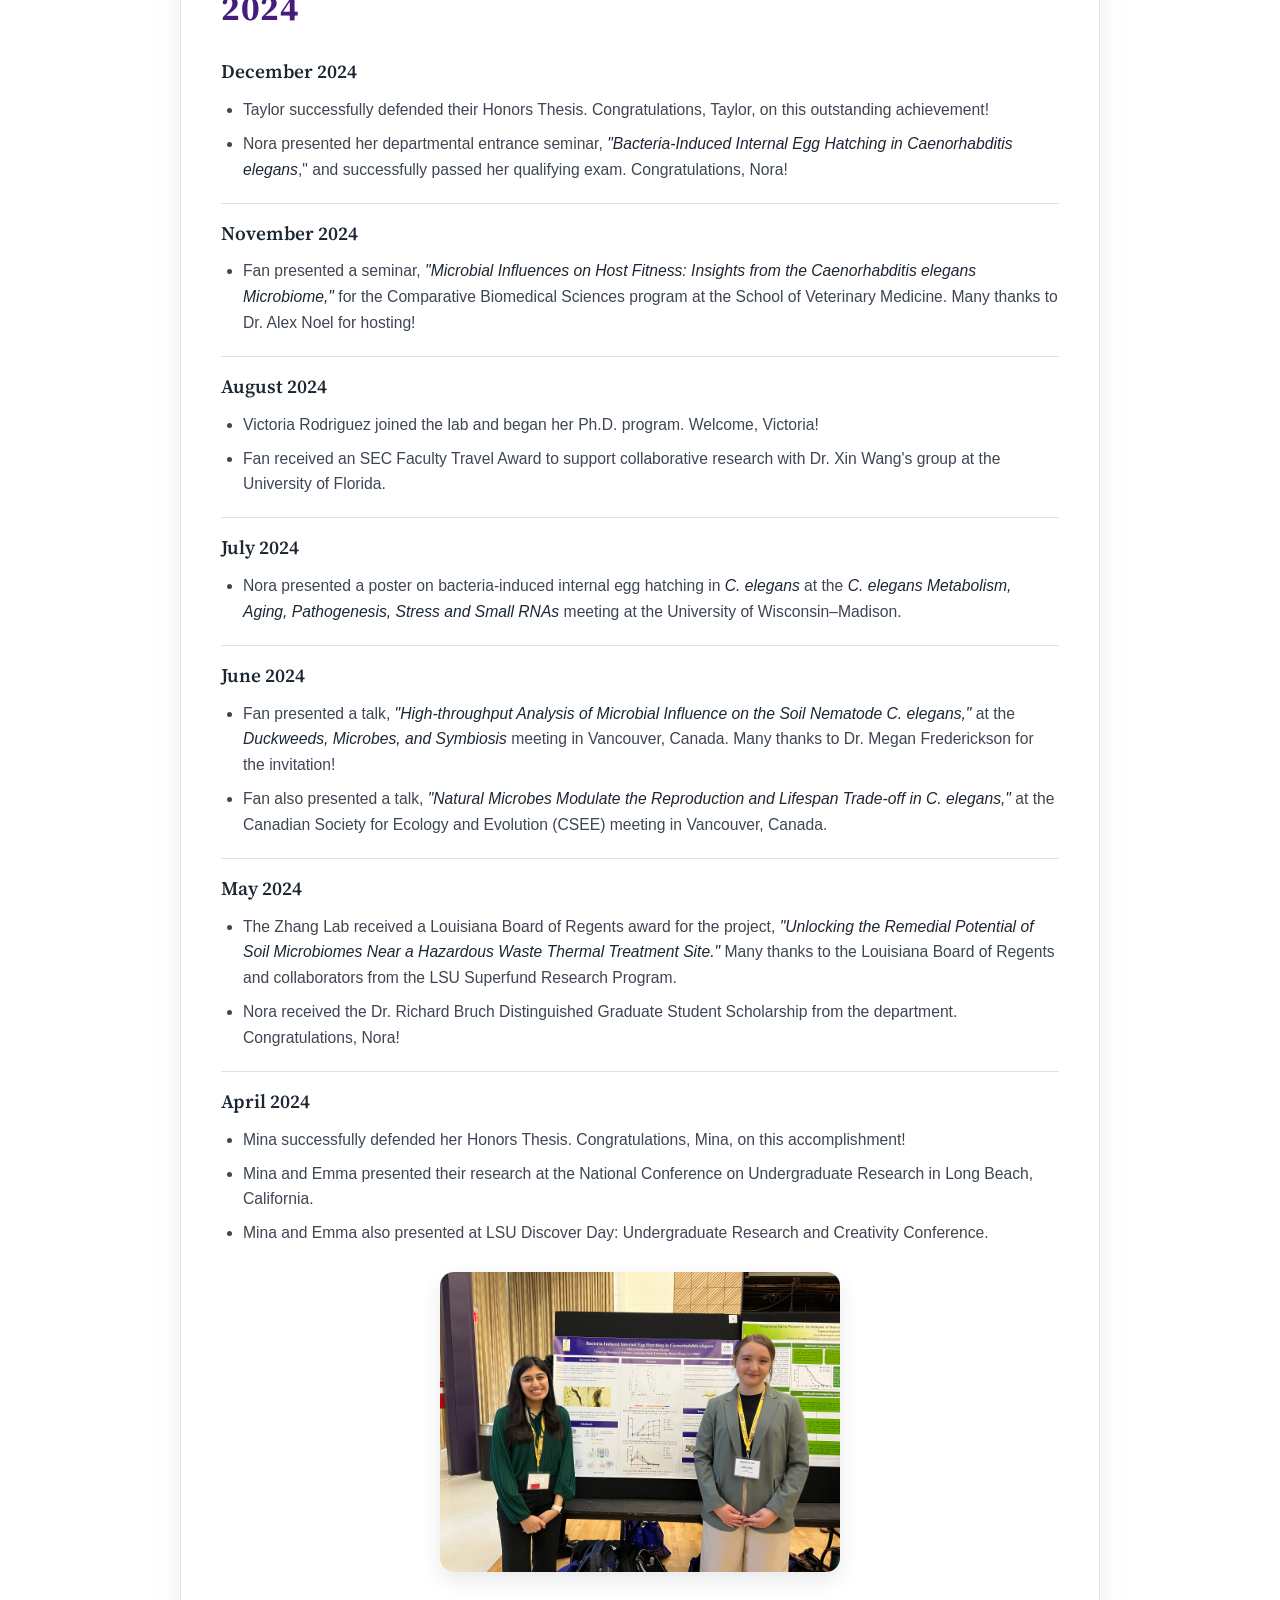
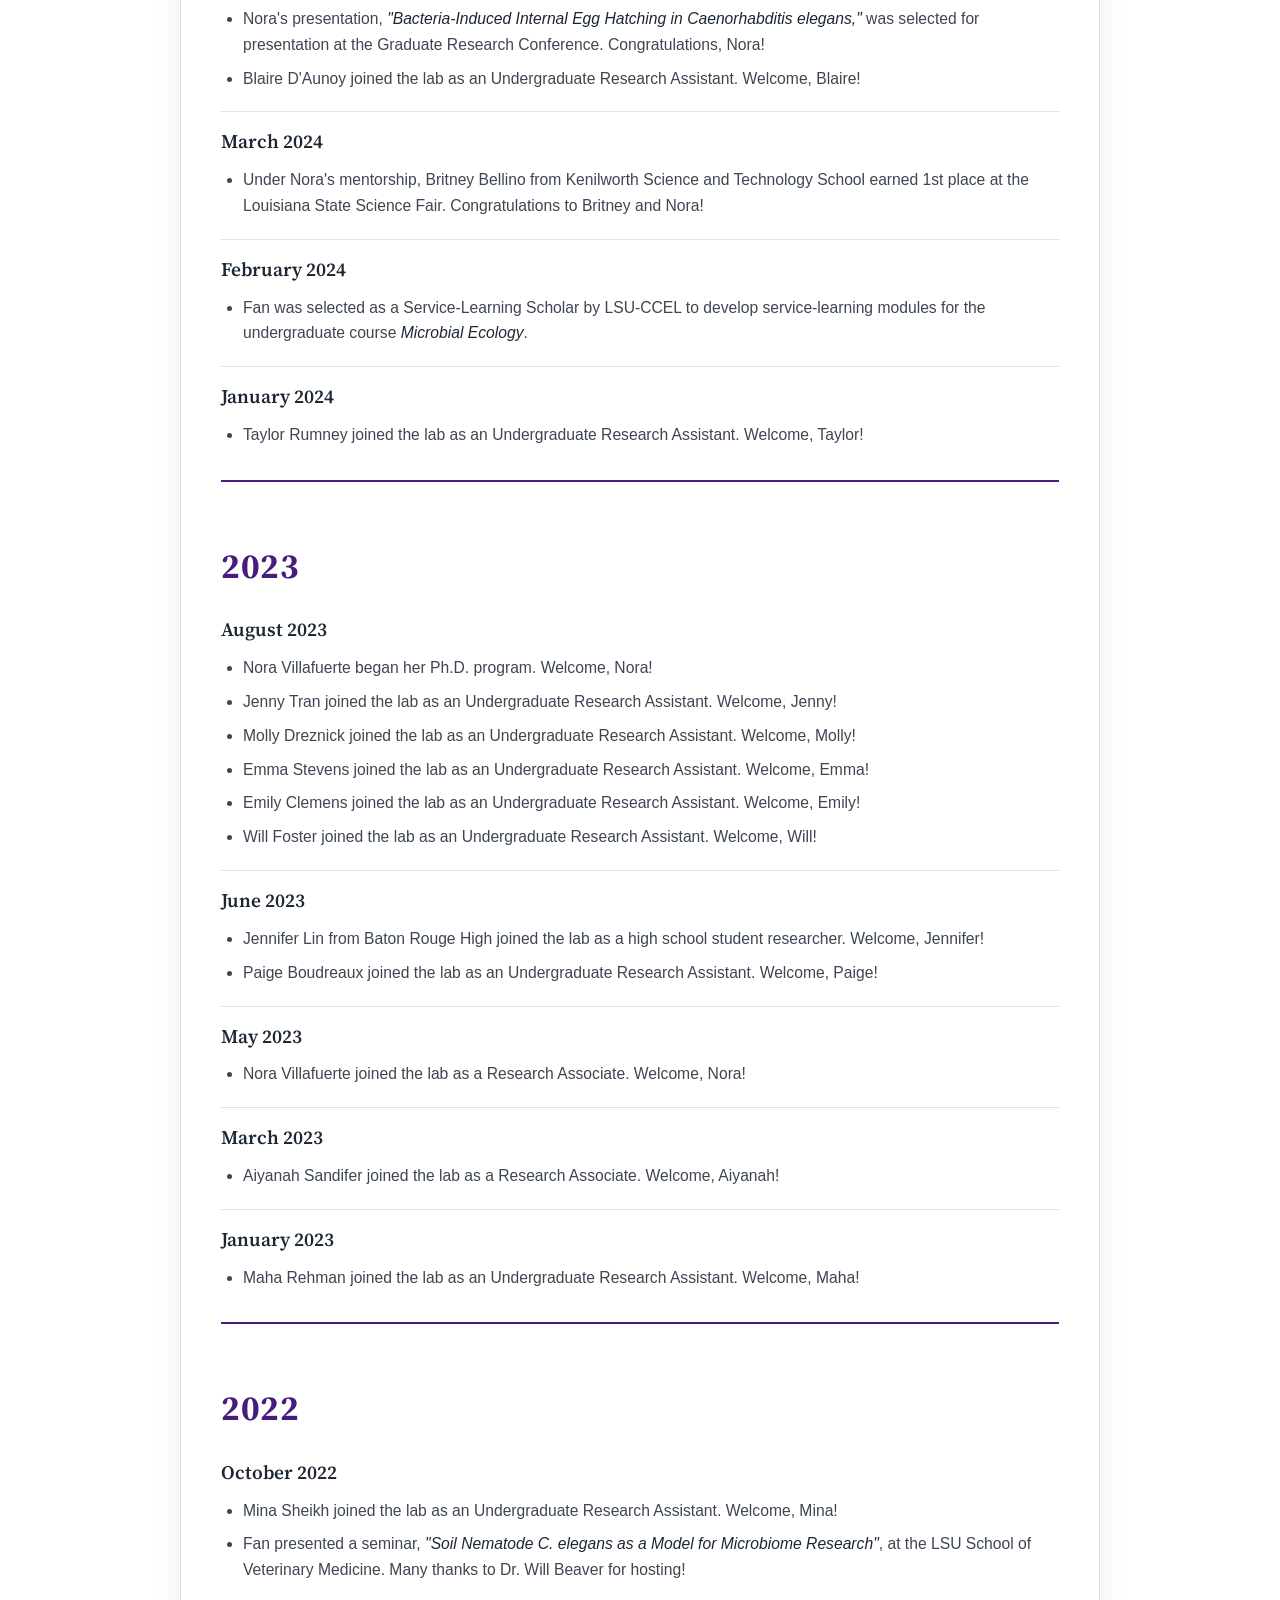
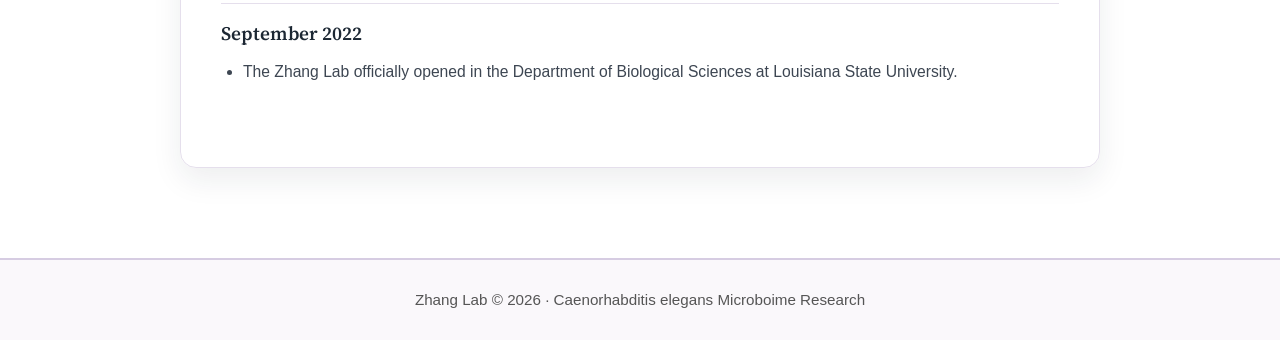
<file: zhang-lab-site/news.html>
<!DOCTYPE html>
<html lang="en">
<head>
  <meta charset="UTF-8" />
  <meta name="viewport" content="width=device-width, initial-scale=1.0" />
  <title>News | Zhang Lab</title>
  <link rel="preconnect" href="https://fonts.googleapis.com">
  <link rel="preconnect" href="https://fonts.gstatic.com" crossorigin>
  <link href="https://fonts.googleapis.com/css2?family=Source+Serif+4:opsz,wght@8..60,400;8..60,600;8..60,700&family=Inter:wght@400;500;600;700&display=swap" rel="stylesheet">
  <link rel="stylesheet" href="styles.css" />
  <style>
    :root {
      --ink: #1c2733;
      --purple: #461D7C;
      --line: rgba(70, 29, 124, 0.14);
      --card-bg: #ffffff;
    }

    * { box-sizing: border-box; }

    .nw-page {
      color: var(--ink);
      background: #ffffff;
      font-family: Arial, sans-serif;
    }

    .nw-container {
      max-width: 1000px;
      margin: 0 auto;
      padding: 0 40px;
    }

    .nw-hero {
      text-align: center;
      padding: 36px 0 0;
    }

    .nw-hero h1 {
      font-family: 'Source Serif 4', Georgia, serif;
      font-weight: 700;
      font-size: clamp(32px, 4.5vw, 44px);
      color: var(--ink);
      margin: 0 0 8px;
    }

    .nw-rule {
      width: 100%;
      max-width: 220px;
      height: 10px;
      margin: 0 auto 8px;
      background-image: radial-gradient(circle, var(--purple) 2px, transparent 2.5px);
      background-size: 14px 10px;
      background-repeat: repeat-x;
      opacity: 0.8;
    }

    /* ---------- YEAR NAV ---------- */
    .nw-year-nav {
      position: sticky;
      top: var(--header-height, 72px);
      z-index: 999;
      display: flex;
      justify-content: center;
      flex-wrap: wrap;
      gap: 14px;
      background: #ffffff;
      padding: 14px 0;
      margin: -4px 0 20px;
      transition: box-shadow 0.3s ease;
    }

    .nw-year-nav.scrolled {
      box-shadow: 0 6px 16px rgba(28, 39, 51, 0.05);
    }

    .nw-year-nav a {
      font-family: 'Inter', Helvetica, sans-serif;
      text-decoration: none;
      background: var(--purple);
      color: white;
      padding: 13px 28px;
      border-radius: 999px;
      font-weight: 600;
      font-size: 1.05rem;
      transition: 0.2s ease;
    }

    .nw-year-nav a:hover,
    .nw-year-nav a:focus-visible {
      background: #33165c;
      transform: translateY(-2px);
    }

    html {
      scroll-behavior: smooth;
    }

    /* ---------- STACK / SECTIONS ---------- */
    .nw-stack {
      display: flex;
      flex-direction: column;
      gap: 24px;
      padding: 32px 40px 50px;
      border: 1px solid var(--line);
      border-radius: 16px;
      box-shadow: 0 12px 30px rgba(28, 39, 51, 0.08);
    }

    .nw-card {
      scroll-margin-top: 100px;
      padding: 32px 0;
      border-bottom: 2px solid var(--purple);
      background: none;
      box-shadow: none;
      border-radius: 0;
      border-left: none;
      border-right: none;
      border-top: none;
    }

    .nw-card:last-child {
      border-bottom: none;
    }

    .nw-card .nw-meta {
      font-family: 'Source Serif 4', Georgia, serif;
      font-weight: 700;
      font-size: 2.2rem;
      letter-spacing: 0.02em;
      color: var(--purple);
      margin: 0 0 20px;
    }

    .nw-card h2 {
      font-family: 'Source Serif 4', Georgia, serif;
      font-size: 1.2rem;
      font-weight: 600;
      color: var(--ink);
      margin: 20px 0 10px;
      padding-top: 14px;
      border-top: 1px solid var(--line);
    }

    .nw-card h2:first-of-type {
      margin-top: 0;
      padding-top: 0;
      border-top: none;
    }

    .nw-card ul {
      margin: 0;
      padding-left: 22px;
    }

    .nw-card li {
      line-height: 1.65;
      color: #3d4652;
      margin-bottom: 8px;
      font-size: 0.98rem;
    }

    .nw-card li:last-child {
      margin-bottom: 0;
    }

    .nw-card em {
      color: var(--ink);
      font-style: italic;
    }

    /* ---------- INLINE IMAGE BLOCKS ---------- */
    .nw-figures {
      display: flex;
      gap: 20px;
      justify-content: center;
      align-items: center;
      margin: 26px 0;
      flex-wrap: wrap;
    }

    .nw-figures img {
      width: 48%;
      min-width: 220px;
      flex: 1 1 260px;
      max-width: 100%;
      height: 240px;
      object-fit: cover;
      border-radius: 14px;
      box-shadow: 0 8px 20px rgba(28, 39, 51, 0.10);
      display: block;
    }

    .nw-figure-single {
      text-align: center;
      margin: 26px 0;
    }

    .nw-figure-single img {
      width: 100%;
      max-width: 350px;
      border-radius: 14px;
      box-shadow: 0 8px 20px rgba(28, 39, 51, 0.10);
      object-fit: cover;
    }
.nw-figure-single img {
  width: 100%;
  max-width: 400px;   /* was 350px */
  border-radius: 14px;
  box-shadow: 0 8px 20px rgba(28, 39, 51, 0.10);
  object-fit: cover;
}
    /* ---------- MOBILE ---------- */
    @media (max-width: 768px) {
      .nw-container { padding: 0 44px; }

      .nw-stack { gap: 18px; }

      .nw-card {
        padding: 22px 0;
      }

      .nw-card .nw-meta { font-size: 1.5rem; }

      .nw-card h2 { font-size: 1.1rem; }

      .nw-card li { font-size: 0.95rem; }

      .nw-figures {
        flex-direction: column;
        gap: 14px;
      }

      .nw-figures img {
        width: 100%;
        min-width: 0;
        height: 200px;
      }

      .nw-figure-single img {
        max-width: 100%;
      }
    }

    a:focus-visible,
    button:focus-visible {
      outline: 3px solid var(--purple);
      outline-offset: 2px;
    }
  </style>
</head>
<body>
  <header class="site-header">
    <div class="container nav-wrap">
      <a class="brand" href="index.html">Zhang Lab</a>
       <button class="nav-toggle" aria-label="Toggle menu">☰</button>
      <nav class="site-nav">
        <a href="research.html">Research</a>
        <a href="people.html">People</a>
        <a href="publications.html">Publications</a>
        <a href="news.html" class="active">News</a>
        <a href="join.html">Join Us</a>
      </nav>
    </div>
  </header>

  <main class="section nw-page">
    <div class="nw-container">

      <div class="nw-hero">
        <h1>News</h1>
        <div class="nw-rule" role="presentation"></div>
      </div>

      <div class="nw-year-nav">
        <a href="#2026">2026</a>
        <a href="#2025">2025</a>
        <a href="#2024">2024</a>
        <a href="#2023">2023</a>
        <a href="#2022">2022</a>
      </div>

      <div class="nw-stack">

        <article class="nw-card" id="2026">
          <p class="nw-meta">2026</p>
          
<h2>September 2026</h2>
<ul>
  <li>Trinity Gunderson joined the lab as an Undergraduate Research Assistant. Welcome to the lab, Trinity!</li>
  <li>Jamayla Coleman joined the lab as an Undergraduate Research Assistant and will conduct her Honors Thesis research in the lab. Welcome to the lab, Jamayla!</li>
  <li>Minjoon Chris Lee joined the lab as an Undergraduate Research Assistant. Welcome to the lab, Chris!</li>
  <li>Ismail Usman joined the lab as an Undergraduate Research Assistant. Welcome to the lab, Ismail!</li>
  <li>Charles Watson joined the lab as an Undergraduate Research Assistant. Welcome to the lab, Charles!</li>
  <li>Fan presented our lab's research <em>"Endocrine regulation through host–microbe interactions: a C. elegans microbiome perspective"</em> at the Department of Plant Pathology and Crop Physiology, LSU AgCenter. Thank you, Dr. Richards, for hosting.</li>
</ul>
<h2>August 2026</h2>
<ul>
  <li>Gabbie joined the Zhang Lab as a graduate student. Welcome to the lab, Gabbie!</li>
</ul>

<h2>July 2026</h2>
<ul>
  <li>Fan presented our lab research at the <em>10th Beneficial Microbes Meeting</em> in Madison, Wisconsin.</li>
  <li>Victoria attended a Cold Spring Harbor Laboratory (CSHL) <em>C. elegans Genetic and Genomic</em> course in Suzhou, China, gaining advanced training and connecting with researchers from around the world.</li>
</ul>
        <figure class="nw-figure-single">
  <img src="suzhou2.png" alt="Victoria at the C. elegans Genetic and Genomic course in Suzhou, China">
</figure>

<h2>June 2026</h2>
<ul>
  <li>Victoria attended the MAPPS Meeting in Madison, Wisconsin and presented her research. Great job, Victoria!</li>
</ul>
          <figure class="nw-figure-single">
  <img src="v.png" alt="Describe this photo">
</figure>
        
          <h2>May 2026</h2>
          <ul>
            <li>Maggie Cheng joined the lab as an Undergrauate Research Assistant. Welcome, Maggie!</li>
            <li>Our paper, <em>"Natural commensals induce internal egg hatching in C. elegans</em> was accepted in <em>Microbiology Spectrum.</em> Congratulations to Nora, Mina, Victoria, and Jennifer. Many thanks for funding support from NIGMS!</li>
            <li>Breanna Zhu from Baton Rouge Magnet High joined the lab as a high school student researcher. Welcome, Breanna!</li>
          </ul>

          <h2>April 2026</h2>
          <ul>
            <li>Molly received the Amborski Undergraduate Award, and Briana received the Outstanding Senior in Biochemistry Award. Congratulations to both on these outstanding achievements!</li>
          </ul>

          <figure class="nw-figures">
            <img src="discoverB.jpg" alt="Discover B">
            <img src="DB.jpg" alt="DB">
          </figure>

          <ul>
            <li>Molly and Briana presented their research at the LSU Discover Day Undergraduate Research and Creativity Conference.</li>
       <figure class="nw-figure-single">
  <img src="BM.png" alt="Describe this photo">
</figure>
            <li>Molly and Briana successfully defended their Honors Theses. Congratulations, Molly and Briana, on this important milestone!</li>
          </ul>

          <h2>March 2026</h2>
          <ul>
            <li>The Zhang Lab relocated to the new Our Lady of the Lake Health Interdisciplinary Science Building and is now located in the fourth-floor open laboratory space, Room 405.</li>
            <li>Our Paper, <em>"Shifts in soil microbiome surrounding a thermal treatment facility for hazardous waste: the hidden impact of environmentally persistent free radicals,"</em> was published in <em>Environmental Science: Processes & Impacts.</em> Congratulations to Nora and Aiyannah, and many thanks to our collaborators in the LSU Superfund Research Program!</li>
          </ul>
        </article>

        <article class="nw-card" id="2025">
          <p class="nw-meta">2025</p>

          <h2>December 2025</h2>
          <ul>
            <li>Fan presented a seminar, <em>"Endocrine regulation through host–microbe interactions: a C. elegans microbiome perspective,"</em> at the Institute of Marine and Environmental Technology, University of Maryland Center for Environmental Sciences. Many thanks to Dr. Russell Hill for hosting!</li>
            <li>Fan presented a talk on bacteria-induced internal egg hatching, and Victoria presented <em>"Investigating the Impact of EPRs on Stress Physiology and Lifespan in C. elegans"</em> at the Monthly Bacterial Pathogenesis and Host Response Interest Group meeting.</li>
          </ul>
<figure class="nw-figures">
  <img src="seminar1.png" alt="Describe this seminar photo">
  <img src="seminar.jpeg" alt="Describe this seminar photo">
</figure>

          <h2>November 2025</h2>
          <ul>
            <li>Nora successfully defended her Master's thesis. Congratulations, Nora, on this accomplishment!</li>
            <li>Victoria Rodriguez presented her departmental entrance seminar, <em>"Investigating the Impact of EPFRs on Stress Physiology and Lifespan in C. elegans,"</em> and successfully passed her qualifying exam. Congratulations, Victoria!</li>
          </ul>

          <h2>October 2025</h2>
          <ul>
            <li>Gabbie Dietel joined the lab as a Research Associate. Welcome, Gabbie!</li>
          </ul>

          <h2>September 2025</h2>
          <ul>
            <li>Briana Barnum joined the lab as an Undergraduate Research Assistant. Welcome, Briana!</li>
            <li>Asalah Kasem joined the lab as an Undergraduate Research Assistant. Welcome, Asalah!</li>
            <li>Davida Tsolenyanu joined the lab as an Undergraduate Research Assistant. Welcome, Davida!</li>
          </ul>

          <h2>August 2025</h2>
          <ul>
            <li>The Zhang Lab received an NIH NIGMS R35 award for the project <em>"Microbial modulation of endocrine signaling in C. elegans."</em></li>
          </ul>

          <h2>July 2025</h2>
          <ul>
            <li>Nora and Victoria presented their research at the International Worm Meeting at the University of California, Davis.</li>
            <li>Brandon Yan from St. Michael the Archangel High School joined the lab as a high school student researcher. Welcome, Brandon!</li>
          </ul>

          <h2>May 2025</h2>
          <ul>
            <li>David Dickerson from Episcopal Private School joined the lab as a high school student researcher. Welcome, David!</li>
          </ul>

          <h2>January 2025</h2>
          <ul>
            <li>Debi Ganguly joined the lab as an Undergraduate Research Assistant. Welcome, Debi!</li>
          </ul>
        </article>

        <article class="nw-card" id="2024">
          <p class="nw-meta">2024</p>

          <h2>December 2024</h2>
          <ul>
            <li>Taylor successfully defended their Honors Thesis. Congratulations, Taylor, on this outstanding achievement!</li>
            <li>Nora presented her departmental entrance seminar, <em>"Bacteria-Induced Internal Egg Hatching in Caenorhabditis elegans</em>," and successfully passed her qualifying exam. Congratulations, Nora!</li>
          </ul>

          <h2>November 2024</h2>
          <ul>
            <li>Fan presented a seminar, <em>"Microbial Influences on Host Fitness: Insights from the <em>Caenorhabditis elegans</em> Microbiome,"</em> for the Comparative Biomedical Sciences program at the School of Veterinary Medicine. Many thanks to Dr. Alex Noel for hosting!</li>
          </ul>

          <h2>August 2024</h2>
          <ul>
            <li>Victoria Rodriguez joined the lab and began her Ph.D. program. Welcome, Victoria!</li>
            <li>Fan received an SEC Faculty Travel Award to support collaborative research with Dr. Xin Wang's group at the University of Florida.</li>
          </ul>

          <h2>July 2024</h2>
          <ul>
            <li>Nora presented a poster on bacteria-induced internal egg hatching in <em>C. elegans</em> at the <em>C. elegans Metabolism, Aging, Pathogenesis, Stress and Small RNAs</em> meeting at the University of Wisconsin–Madison.</li>
          </ul>

          <h2>June 2024</h2>
          <ul>
            <li>Fan presented a talk, <em>"High-throughput Analysis of Microbial Influence on the Soil Nematode <em>C. elegans</em>,"</em> at the <em>Duckweeds, Microbes, and Symbiosis</em> meeting in Vancouver, Canada. Many thanks to Dr. Megan Frederickson for the invitation!</li>
            <li>Fan also presented a talk, <em>"Natural Microbes Modulate the Reproduction and Lifespan Trade-off in <em>C. elegans</em>,"</em> at the Canadian Society for Ecology and Evolution (CSEE) meeting in Vancouver, Canada.</li>
          </ul>

          <h2>May 2024</h2>
          <ul>
            <li>The Zhang Lab received a Louisiana Board of Regents award for the project, <em>"Unlocking the Remedial Potential of Soil Microbiomes Near a Hazardous Waste Thermal Treatment Site."</em> Many thanks to the Louisiana Board of Regents and collaborators from the LSU Superfund Research Program.</li>
            <li>Nora received the Dr. Richard Bruch Distinguished Graduate Student Scholarship from the department. Congratulations, Nora!</li>
          </ul>

          <h2>April 2024</h2>
          <ul>
            <li>Mina successfully defended her Honors Thesis. Congratulations, Mina, on this accomplishment!</li>
            <li>Mina and Emma presented their research at the National Conference on Undergraduate Research in Long Beach, California.</li>
            <li>Mina and Emma also presented at LSU Discover Day: Undergraduate Research and Creativity Conference.</li>
          </ul>

          <figure class="nw-figure-single">
            <img src="2024.jpg" alt="2024">
          </figure>

          <ul>
            <li>Nora's presentation, <em>"Bacteria-Induced Internal Egg Hatching in <em>Caenorhabditis elegans</em>,"</em> was selected for presentation at the Graduate Research Conference. Congratulations, Nora!</li>
            <li>Blaire D'Aunoy joined the lab as an Undergraduate Research Assistant. Welcome, Blaire!</li>
          </ul>

          <h2>March 2024</h2>
          <ul>
            <li>Under Nora's mentorship, Britney Bellino from Kenilworth Science and Technology School earned 1st place at the Louisiana State Science Fair. Congratulations to Britney and Nora!</li>
          </ul>

          <h2>February 2024</h2>
          <ul>
            <li>Fan was selected as a Service-Learning Scholar by LSU-CCEL to develop service-learning modules for the undergraduate course <em>Microbial Ecology</em>.</li>
          </ul>

          <h2>January 2024</h2>
          <ul>
            <li>Taylor Rumney joined the lab as an Undergraduate Research Assistant. Welcome, Taylor!</li>
          </ul>
        </article>

        <article class="nw-card" id="2023">
          <p class="nw-meta">2023</p>

          <h2>August 2023</h2>
          <ul>
            <li>Nora Villafuerte began her Ph.D. program. Welcome, Nora!</li>
            <li>Jenny Tran joined the lab as an Undergraduate Research Assistant. Welcome, Jenny!</li>
            <li>Molly Dreznick joined the lab as an Undergraduate Research Assistant. Welcome, Molly!</li>
            <li>Emma Stevens joined the lab as an Undergraduate Research Assistant. Welcome, Emma!</li>
            <li>Emily Clemens joined the lab as an Undergraduate Research Assistant. Welcome, Emily!</li>
            <li>Will Foster joined the lab as an Undergraduate Research Assistant. Welcome, Will!</li>
          </ul>

          <h2>June 2023</h2>
          <ul>
            <li>Jennifer Lin from Baton Rouge High joined the lab as a high school student researcher. Welcome, Jennifer!</li>
            <li>Paige Boudreaux joined the lab as an Undergraduate Research Assistant. Welcome, Paige!</li>
          </ul>

          <h2>May 2023</h2>
          <ul>
            <li>Nora Villafuerte joined the lab as a Research Associate. Welcome, Nora!</li>
          </ul>

          <h2>March 2023</h2>
          <ul>
            <li>Aiyanah Sandifer joined the lab as a Research Associate. Welcome, Aiyanah!</li>
          </ul>

          <h2>January 2023</h2>
          <ul>
            <li>Maha Rehman joined the lab as an Undergraduate Research Assistant. Welcome, Maha!</li>
          </ul>
        </article>

        <article class="nw-card" id="2022">
          <p class="nw-meta">2022</p>

          <h2>October 2022</h2>
          <ul>
            <li>Mina Sheikh joined the lab as an Undergraduate Research Assistant. Welcome, Mina!</li>
            <li>Fan presented a seminar, <em>"Soil Nematode C. elegans as a Model for Microbiome Research"</em>, at the LSU School of Veterinary Medicine. Many thanks to Dr. Will Beaver for hosting!</li>
          </ul>

          <h2>September 2022</h2>
          <ul>
            <li>The Zhang Lab officially opened in the Department of Biological Sciences at Louisiana State University.</li>
          </ul>
        </article>

      </div>
    </div>
  </main>

  <footer class="site-footer">
    Zhang Lab © 2026 · Caenorhabditis elegans Microboime Research
  </footer>

  <style>
    .site-footer {
      text-align: center;
      padding: 28px 20px;
      margin-top: 40px;
      border-top: 2px solid rgba(70, 29, 124, 0.2);
      font-size: 0.95rem;
      color: #555;
      background: #faf8fb;
    }
  </style>

  <script>
    document.addEventListener("DOMContentLoaded", function () {
      const toggle = document.querySelector(".nav-toggle");
      const nav = document.querySelector(".site-nav");
      if (toggle && nav) {
        toggle.addEventListener("click", function () {
          nav.classList.toggle("show");
        });
      }
    });
  </script>

  <script>
    function setHeaderHeightVar() {
      const header = document.querySelector(".site-header");
      if (header) {
        document.documentElement.style.setProperty(
          "--header-height",
          header.getBoundingClientRect().height + "px"
        );
      }
    }
    setHeaderHeightVar();
    window.addEventListener("resize", setHeaderHeightVar);
    window.addEventListener("load", setHeaderHeightVar);
  </script>

  <script>
    const yearNav = document.querySelector(".nw-year-nav");
    window.addEventListener("scroll", () => {
      if (window.scrollY > 100) {
        yearNav.classList.add("scrolled");
      } else {
        yearNav.classList.remove("scrolled");
      }
    });
  </script>
</body>
</html>
</file>
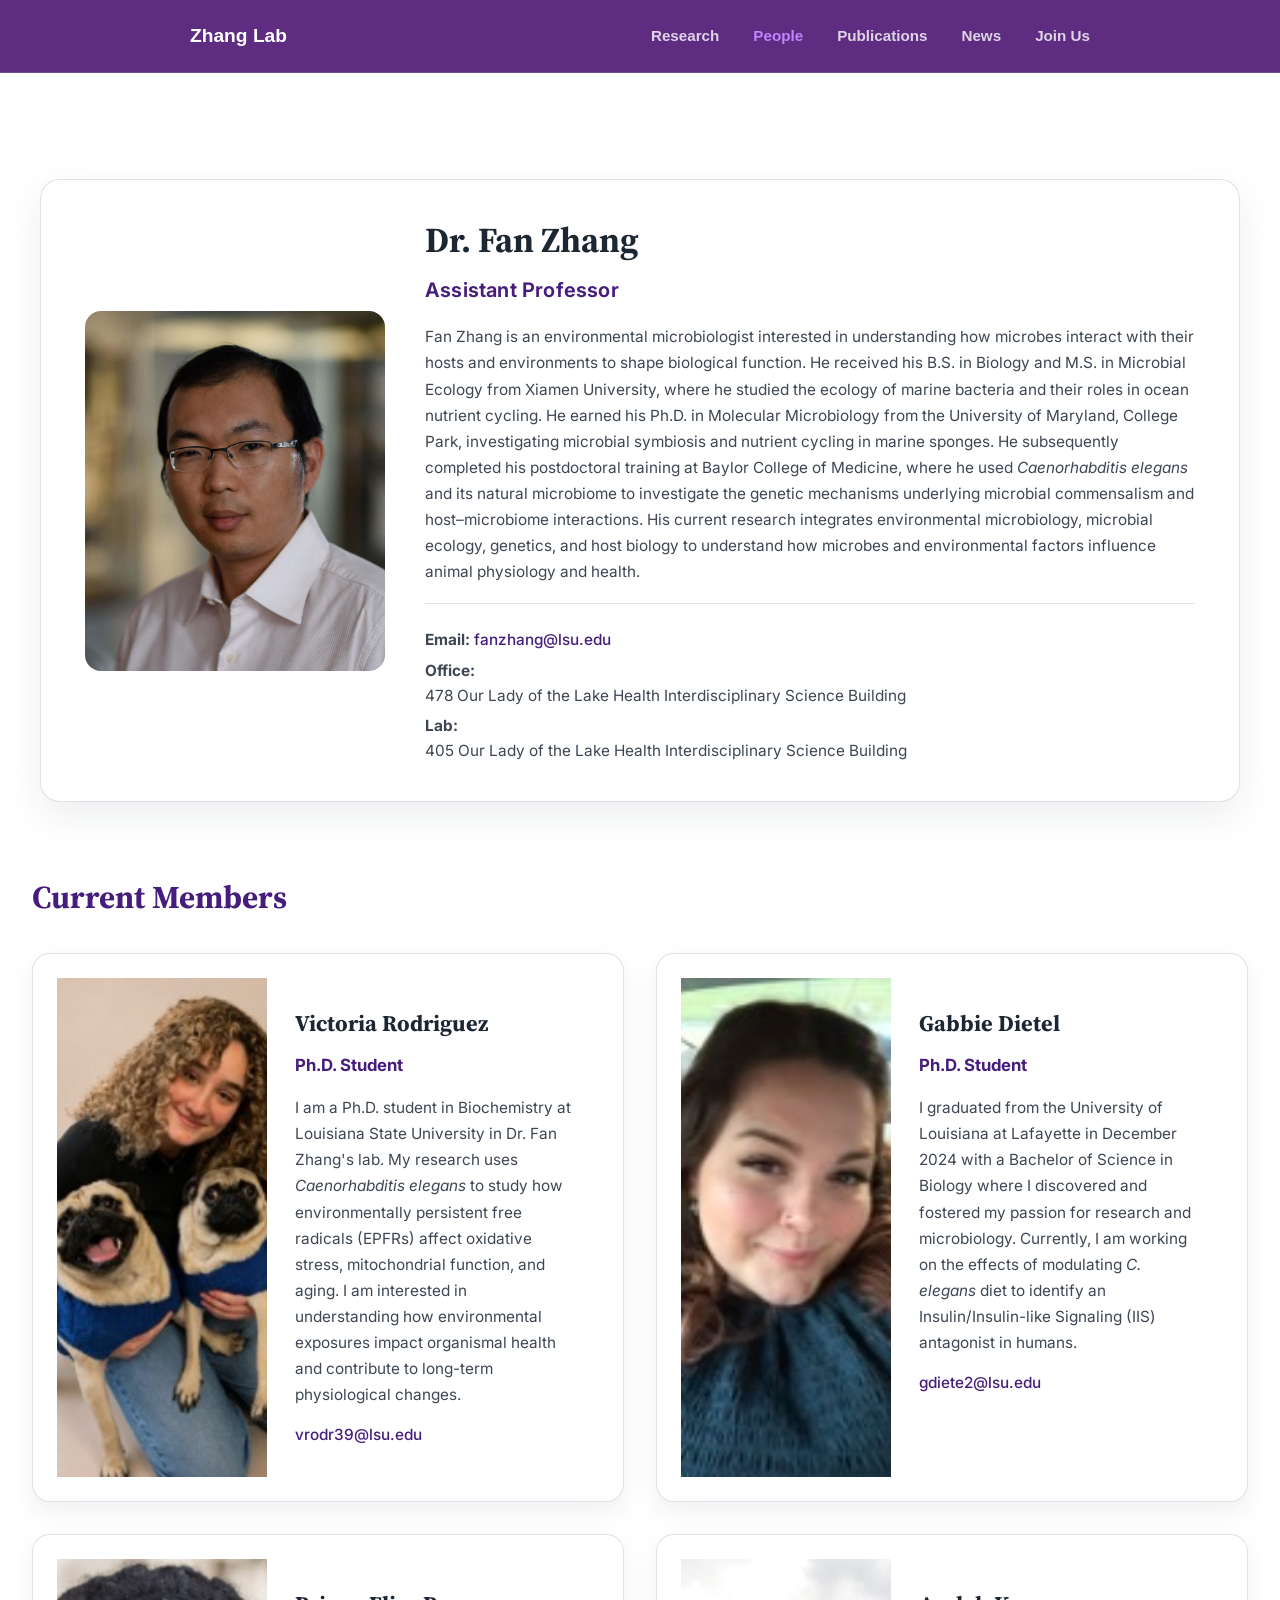
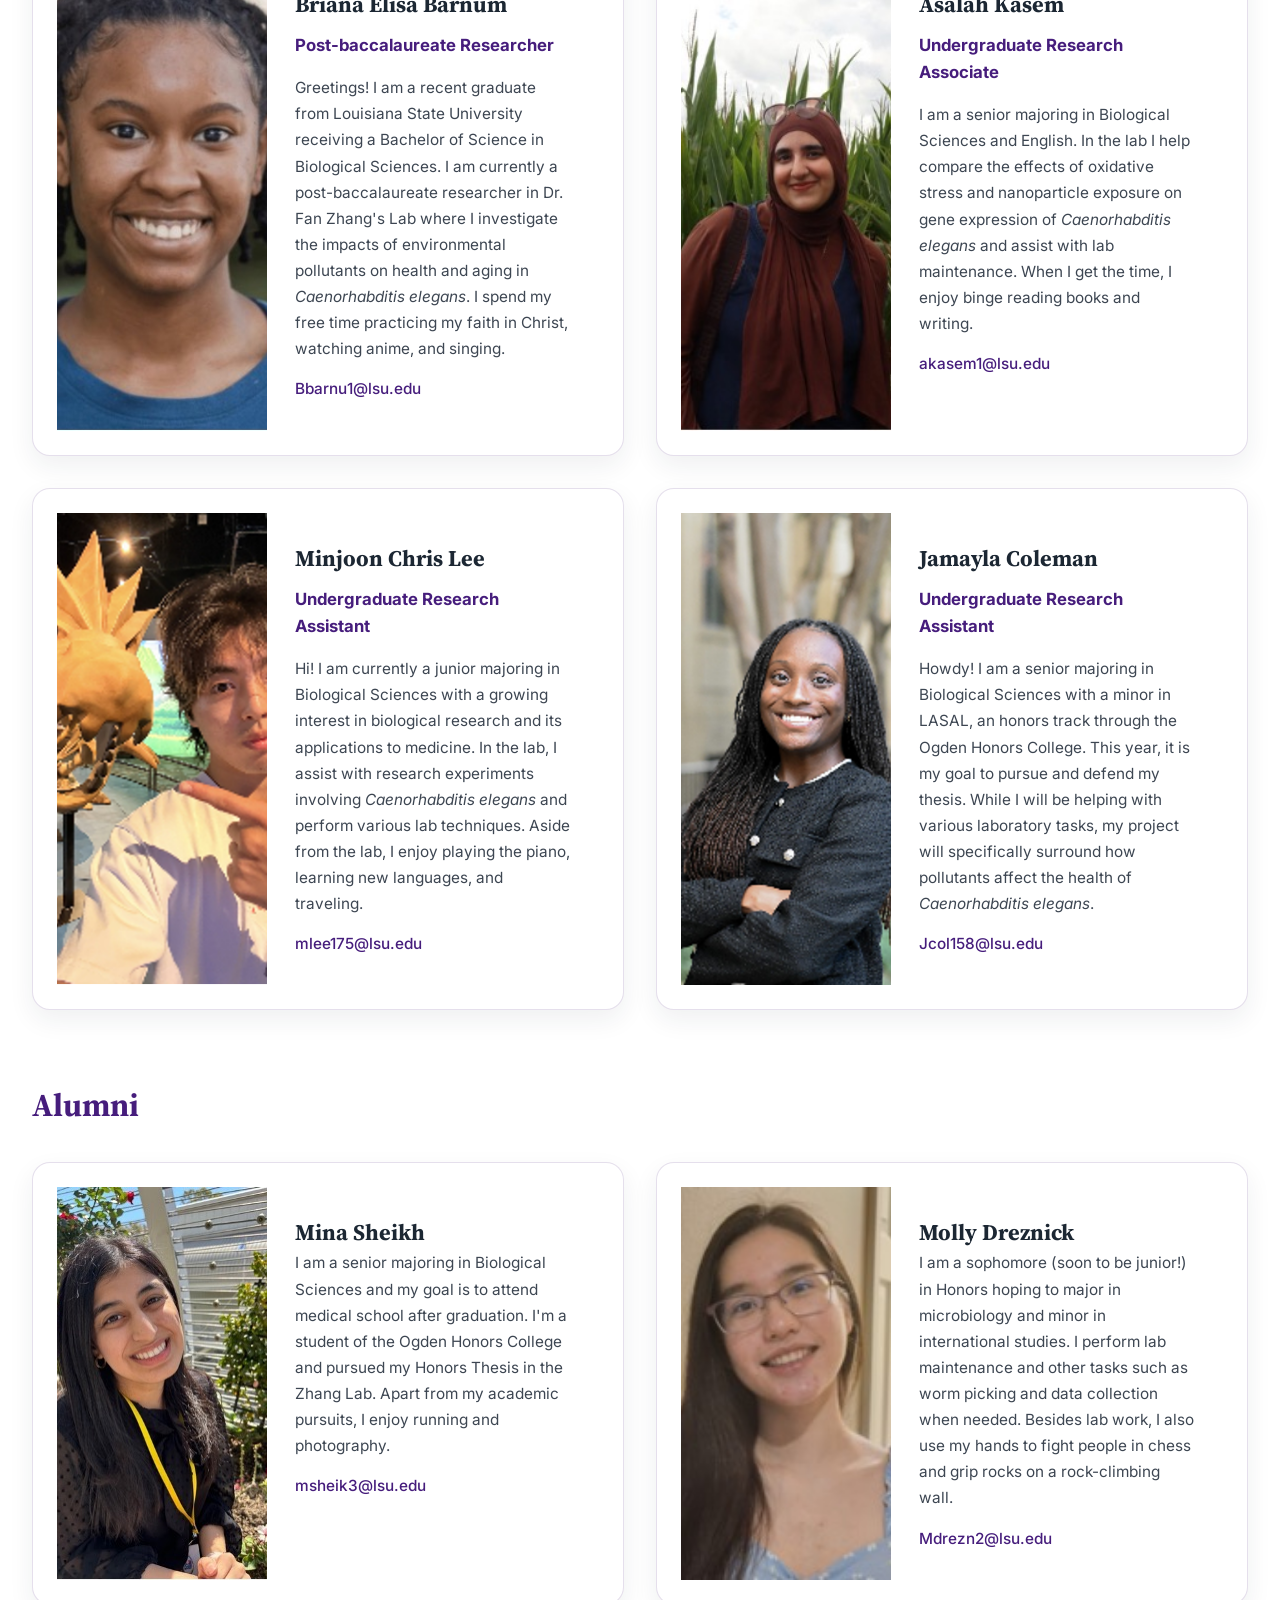
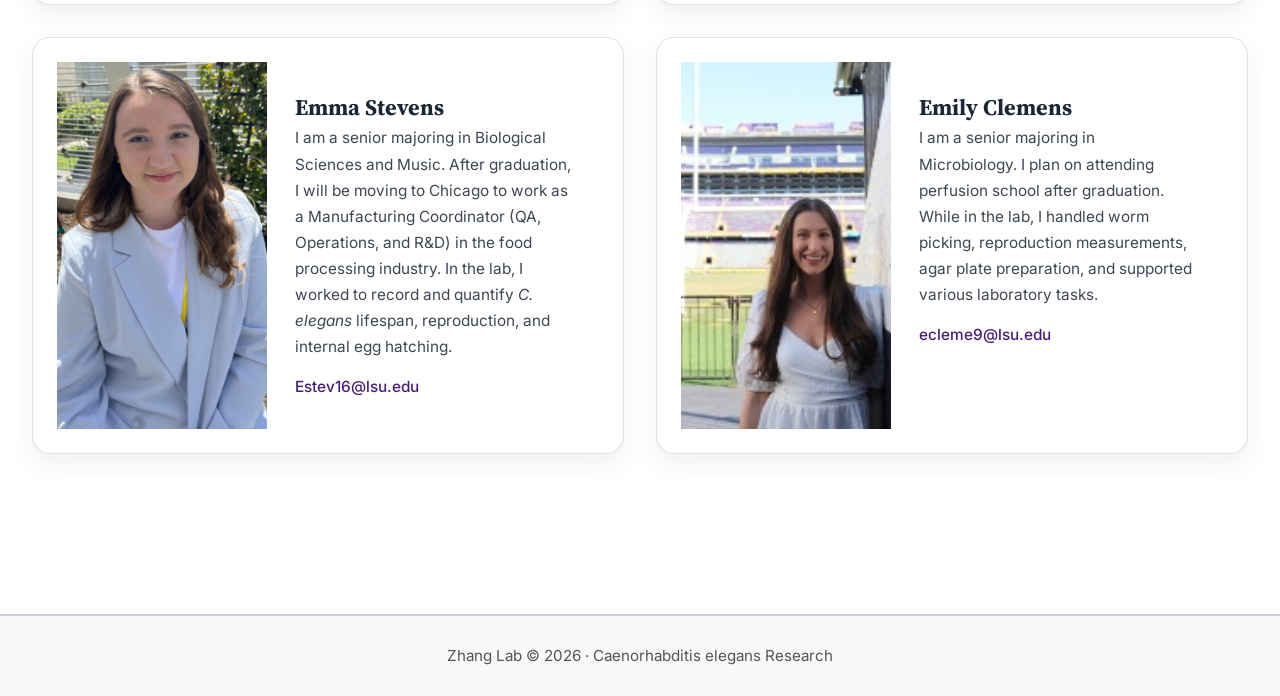
<file: zhang-lab-site/people.html>
<!DOCTYPE html>
<html lang="en">
<head>
  <meta charset="UTF-8" />
  <meta name="viewport" content="width=device-width, initial-scale=1.0" />
  <title>People | Zhang Lab</title>
  <link rel="preconnect" href="https://fonts.googleapis.com">
  <link rel="preconnect" href="https://fonts.gstatic.com" crossorigin>
  <link href="https://fonts.googleapis.com/css2?family=Source+Serif+4:opsz,wght@8..60,400;8..60,600;8..60,700&family=Inter:wght@400;500;600;700&display=swap" rel="stylesheet">
  <link rel="stylesheet" href="styles.css" />
  <style>
    :root {
      --ink: #1c2733;
      --purple: #461D7C;
      --line: rgba(70, 29, 124, 0.14);
      --card-bg: #ffffff;
    }

    * { box-sizing: border-box; }

    .people-page {
      font-family: 'Inter', system-ui, sans-serif;
      color: var(--ink);
      background: #ffffff;
    }

    .people-container {
      width: min(95%, 1600px);
      margin: 0 auto;
      padding: 56px 0 40px;
    }

    /* Section headings */
    .section-title {
      font-family: 'Source Serif 4', Georgia, serif;
      font-size: 2rem;
      color: var(--purple);
      margin: 70px 0 30px;
      font-weight: 700;
    }

    /* ===========================
       PI CARD
    =========================== */

    .pi-card {
      display: flex;
      align-items: center;
      gap: 40px;

      max-width: 1200px;
      margin: 0 auto 70px;

      background: var(--card-bg);
      border: 1px solid var(--line);
      border-radius: 20px;
      padding: 32px 44px;

      box-shadow: 0 14px 36px rgba(28, 39, 51, 0.08);
    }

    .pi-card img {
      width: 300px;
      height: 360px;
      object-fit: cover;
      border-radius: 16px;
      flex-shrink: 0;
    }

    .pi-info h1 {
      font-family: 'Source Serif 4', Georgia, serif;
      font-weight: 700;
      margin: 0 0 4px;
      font-size: 2.2rem;
      color: var(--ink);
    }

    .pi-role {
      color: var(--purple);
      font-size: 1.25rem;
      font-weight: 650;
      margin: 6px 0 18px;
      letter-spacing: 0.2px;
    }

    .pi-info p {
      margin-bottom: 12px;
      line-height: 1.7;
      color: #3d4652;
    }

    .contact-box {
      margin-top: 18px;
      padding-top: 18px;
      border-top: 1px solid var(--line);
    }

    .contact-box p {
      margin: 6px 0;
      color: #3d4652;
      line-height: 1.6;
    }

    .contact-box a {
      color: var(--purple);
      text-decoration: none;
      font-weight: 500;
    }

    .contact-box a:hover,
    .contact-box a:focus-visible {
      text-decoration: underline;
    }

    /* ===========================
       CURRENT MEMBERS
    =========================== */

    .people-grid {
      display: grid;
      grid-template-columns: repeat(2, 1fr);
      gap: 32px;
    }

    .person-card {
      display: flex;
      background: var(--card-bg);
      border: 1px solid var(--line);
      border-radius: 18px;
      overflow: hidden;
      box-shadow: 0 10px 26px rgba(28, 39, 51, 0.07);
      min-height: 290px;
    }

    .person-card img {
      width: 210px;
      object-fit: cover;
      flex-shrink: 0;
    }

    .person-info {
      padding: 28px;
      flex: 1;
    }

    .person-info h3 {
      font-family: 'Source Serif 4', Georgia, serif;
      margin: 0;
      font-size: 1.4rem;
      color: var(--ink);
    }

    .person-role {
      color: var(--purple);
      font-weight: 700;
      margin: 10px 0 16px;
      font-size: 1.05rem;
    }

    .person-info p {
      margin: 0;
      line-height: 1.7;
      color: #3d4652;
    }

    /* ===========================
       ALUMNI
    =========================== */

    .alumni-grid {
      display: grid;
      grid-template-columns: repeat(2, 1fr);
      gap: 32px;
    }

    @media (max-width: 1100px) {
      .alumni-grid { grid-template-columns: 1fr; }
    }

    /* ===========================
       MOBILE
    =========================== */

    @media (max-width: 1100px) {
      .people-grid { grid-template-columns: 1fr; }
      .pi-card { flex-direction: column; padding: 28px; }
      .pi-card img { width: 100%; height: 340px; }

      .person-card { flex-direction: column; }
      .person-card img { width: 100%; height: 300px; }
    }

    a:focus-visible,
    button:focus-visible {
      outline: 3px solid var(--purple);
      outline-offset: 2px;
    }

    @media (prefers-reduced-motion: reduce) {
      .person-card { transition: none; }
    }
        .person-email {
      margin-top: 14px !important;
    }

    .person-email a {
      color: var(--purple);
      text-decoration: none;
      font-weight: 500;
    }

    .person-email a:hover,
    .person-email a:focus-visible {
      text-decoration: underline;
    }
  </style>
</head>
<body>
  <header class="site-header">
    <div class="container nav-wrap">
      <a class="brand" href="index.html">Zhang Lab</a>
      <button class="nav-toggle" aria-label="Toggle menu">☰</button>
      <nav class="site-nav">
        <a href="research.html">Research</a>
        <a href="people.html" class="active">People</a>
        <a href="publications.html">Publications</a>
        <a href="news.html">News</a>
        <a href="join.html">Join Us</a>
      </nav>
    </div>
  </header>

  <main class="section people-page">
    <div class="people-container">

      <!-- ===========================
           PRINCIPAL INVESTIGATOR
      ============================ -->

      <section class="pi-card">

        <img src="zhang.jpeg" alt="Dr. Fan Zhang">

        <div class="pi-info">

          <h1>Dr. Fan Zhang</h1>

          <div class="pi-role">
            Assistant Professor
          </div>

          <p>
            Fan Zhang is an environmental microbiologist interested in understanding how microbes interact with their hosts and environments to shape biological function. He received his B.S. in Biology and M.S. in Microbial Ecology from Xiamen University, where he studied the ecology of marine bacteria and their roles in ocean nutrient cycling. He earned his Ph.D. in Molecular Microbiology from the University of Maryland, College Park, investigating microbial symbiosis and nutrient cycling in marine sponges. He subsequently completed his postdoctoral training at Baylor College of Medicine, where he used <i>Caenorhabditis elegans</i> and its natural microbiome to investigate the genetic mechanisms underlying microbial commensalism and host–microbiome interactions. His current research integrates environmental microbiology, microbial ecology, genetics, and host biology to understand how microbes and environmental factors influence animal physiology and health. 
          </p>

          <div class="contact-box">

            <p><strong>Email:</strong>
              <a href="mailto:fanzhang@lsu.edu">
                fanzhang@lsu.edu
              </a>
            </p>

            <p>
              <strong>Office:</strong><br>
              478 Our Lady of the Lake Health Interdisciplinary Science Building
            </p>

            <p>
              <strong>Lab:</strong><br>
              405 Our Lady of the Lake Health Interdisciplinary Science Building
            </p>

          </div>

        </div>

      </section>


      <h2 class="section-title">
        Current Members
      </h2>

      <div class="people-grid">

        <div class="person-card">
          <img src="victoria.jpg" alt="Victoria Rodriguez">
          <div class="person-info">
            <h3>Victoria Rodriguez</h3>
            <div class="person-role">Ph.D. Student</div>
            <p>
              I am a Ph.D. student in Biochemistry at Louisiana State University in Dr. Fan Zhang's lab. My research uses <i>Caenorhabditis elegans</i> to study how environmentally persistent free radicals (EPFRs) affect oxidative stress, mitochondrial function, and aging. I am interested in understanding how environmental exposures impact organismal health and contribute to long-term physiological changes.
            </p>
                        <p class="person-email">
              <a href="mailto:vrodr39@lsu.edu">vrodr39@lsu.edu</a>
            </p>
          </div>
        </div>

        <div class="person-card">
          <img src="gabbie1.jpg" alt="Gabbie Dietel">
          <div class="person-info">
            <h3>Gabbie Dietel</h3>
            <div class="person-role">Ph.D. Student</div>
            <p>
              I graduated from the University of Louisiana at Lafayette in December 2024 with a Bachelor of Science in Biology where I discovered and fostered my passion for research and microbiology. Currently, I am working on the effects of modulating <i>C. elegans</i> diet to identify an Insulin/Insulin-like Signaling (IIS) antagonist in humans.
            </p>
                        <p class="person-email">
              <a href="mailto:gdiete2@lsu.edu">gdiete2@lsu.edu</a>
            </p>
          </div>
        </div>

        <div class="person-card">
          <img src="briana.jpg" alt="Briana Elisa Barnum">
          <div class="person-info">
            <h3>Briana Elisa Barnum</h3>
            <div class="person-role">Post-baccalaureate Researcher</div>
            <p>
              Greetings! I am a recent graduate from Louisiana State University receiving a Bachelor of Science in Biological Sciences. I am currently a post-baccalaureate researcher in Dr. Fan Zhang's Lab where I investigate the impacts of environmental pollutants on health and aging in <i>Caenorhabditis elegans</i>. I spend my free time practicing my faith in Christ, watching anime, and singing.
            </p>
             <p class="person-email">
              <a href="mailto:Bbarnu1@lsu.edu">Bbarnu1@lsu.edu</a>
            </p>
          </div>
        </div>

        <div class="person-card">
          <img src="asalah.jpg" alt="Asalah Kasem">
          <div class="person-info">
            <h3>Asalah Kasem</h3>
            <div class="person-role">Undergraduate Research Associate</div>
            <p>
              I am a senior majoring in Biological Sciences and English. In the lab I help compare the effects of oxidative stress and nanoparticle exposure on gene expression of <i>Caenorhabditis elegans</i> and assist with lab maintenance. When I get the time, I enjoy binge reading books and writing.
            </p>
             <p class="person-email">
              <a href="mailto:akasem1@lsu.edu">akasem1@lsu.edu</a>
            </p>
          </div>
        </div>
        <div class="person-card">
          <img src="lee.png" alt="Minjoon Chris Lee">
          <div class="person-info">
            <h3>Minjoon Chris Lee</h3>
            <div class="person-role">Undergraduate Research Assistant</div>
            <p>
              Hi! I am currently a junior majoring in Biological Sciences with a growing interest in biological research and its applications to medicine. In the lab, I assist with research experiments involving <i>Caenorhabditis elegans</i> and perform various lab techniques. Aside from the lab, I enjoy playing the piano, learning new languages, and traveling.
            </p>
            <p class="person-email">
              <a href="mailto:mlee175@lsu.edu">mlee175@lsu.edu</a>
            </p>
          </div>
        </div>

        <div class="person-card">
          <img src="coleman.png" alt="Jamayla Coleman">
          <div class="person-info">
            <h3>Jamayla Coleman</h3>
            <div class="person-role">Undergraduate Research Assistant</div>
            <p>
              Howdy! I am a senior majoring in Biological Sciences with a minor in LASAL, an honors track through the Ogden Honors College. This year, it is my goal to pursue and defend my thesis. While I will be helping with various laboratory tasks, my project will specifically surround how pollutants affect the health of <i>Caenorhabditis elegans</i>.
            </p>
            <p class="person-email">
              <a href="mailto:Jcol158@lsu.edu">Jcol158@lsu.edu</a>
            </p>
          </div>
        </div>
      </div>

      <h2 class="section-title">Alumni</h2>

      <div class="alumni-grid">

        <div class="person-card">
          <img src="mina.jpg" alt="Mina Sheikh">
          <div class="person-info">
            <h3>Mina Sheikh</h3>
            <p>
              I am a senior majoring in Biological Sciences and my goal is to attend medical school after graduation. I'm a student of the Ogden Honors College and pursued my Honors Thesis in the Zhang Lab. Apart from my academic pursuits, I enjoy running and photography.
            </p>
            <p class="person-email">
              <a href="mailto:msheik3@lsu.edu">msheik3@lsu.edu</a>
            </p>
          </div>
        </div>

        <div class="person-card">
          <img src="molly.jpg" alt="Molly Dreznick">
          <div class="person-info">
            <h3>Molly Dreznick</h3>
            <p>
              I am a sophomore (soon to be junior!) in Honors hoping to major in microbiology and minor in international studies. I perform lab maintenance and other tasks such as worm picking and data collection when needed. Besides lab work, I also use my hands to fight people in chess and grip rocks on a rock-climbing wall.
            </p>
            <p class="person-email">
              <a href="mailto:Mdrezn2@lsu.edu">Mdrezn2@lsu.edu</a>
            </p>
          </div>
        </div>

        <div class="person-card">
          <img src="estev.png" alt="Emma Stevens">
          <div class="person-info">
            <h3>Emma Stevens</h3>
            <p>
              I am a senior majoring in Biological Sciences and Music. After graduation, I will be moving to Chicago to work as a Manufacturing Coordinator (QA, Operations, and R&D) in the food processing industry. In the lab, I worked to record and quantify <i>C. elegans</i> lifespan, reproduction, and internal egg hatching.
            </p>
                  <p class="person-email">
              <a href="mailto:Estev16@lsu.edu">Estev16@lsu.edu</a>
            </p>
          </div>
        </div>

        <div class="person-card">
          <img src="emily.jpg" alt="Emily Clemens">
          <div class="person-info">
            <h3>Emily Clemens</h3>
            <p>
              I am a senior majoring in Microbiology. I plan on attending perfusion school after graduation. While in the lab, I handled worm picking, reproduction measurements, agar plate preparation, and supported various laboratory tasks.
            </p>
              <p class="person-email">
              <a href="mailto:ecleme9@lsu.edu">ecleme9@lsu.edu</a>
            </p>
          </div>
        </div>

      </div>

    </div>
  </main>

  <footer class="site-footer">
    Zhang Lab © 2026 · Caenorhabditis elegans Research
  </footer>

  <style>
    .site-footer {
      text-align: center;
      padding: 28px 20px;
      margin-top: 70px;
      border-top: 2px solid rgba(70, 29, 124, 0.2);
      font-family: 'Inter', sans-serif;
      font-size: 0.95rem;
      color: #555;
      background: #faf8fb;
    }
  </style>

  <script>
    document.addEventListener("DOMContentLoaded", function () {
      const toggle = document.querySelector(".nav-toggle");
      const nav = document.querySelector(".site-nav");
      if (toggle && nav) {
        toggle.addEventListener("click", function () {
          nav.classList.toggle("show");
        });
      }
    });
  </script>
</body>
</html>
</file>
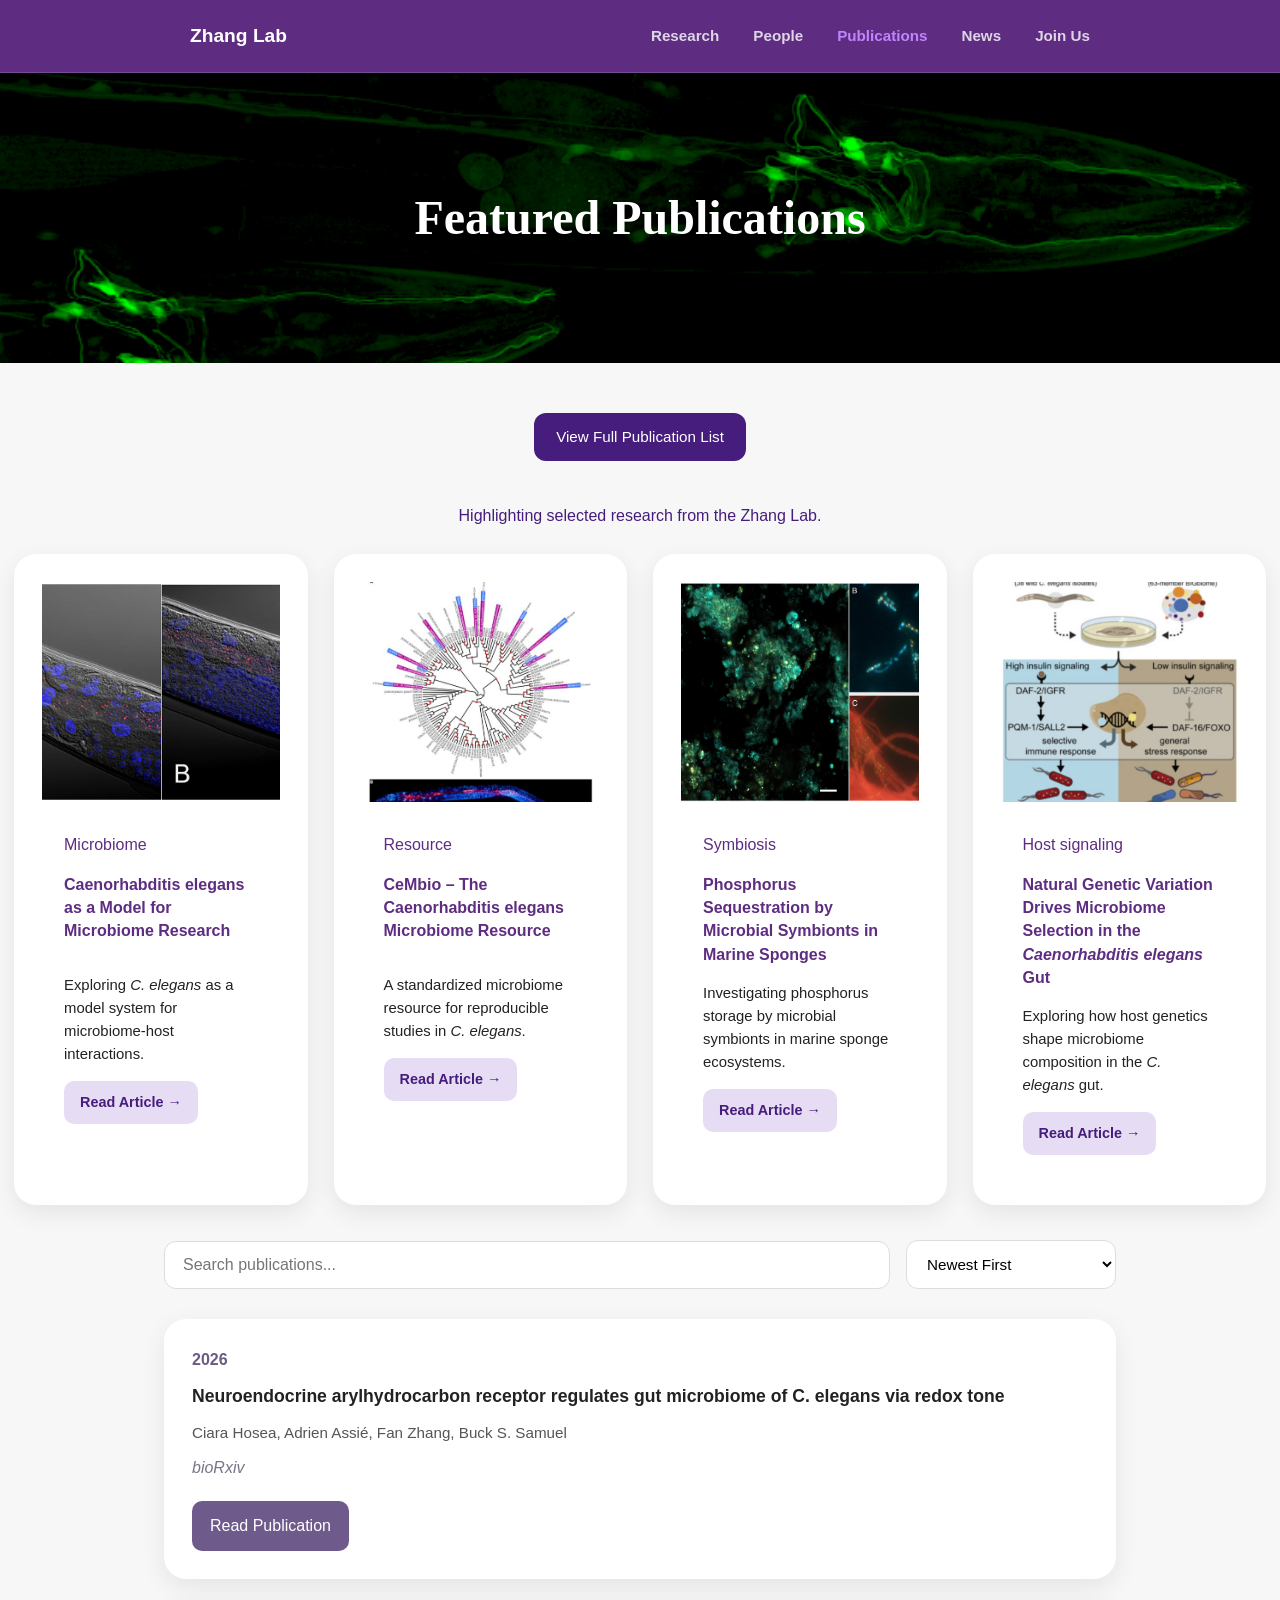
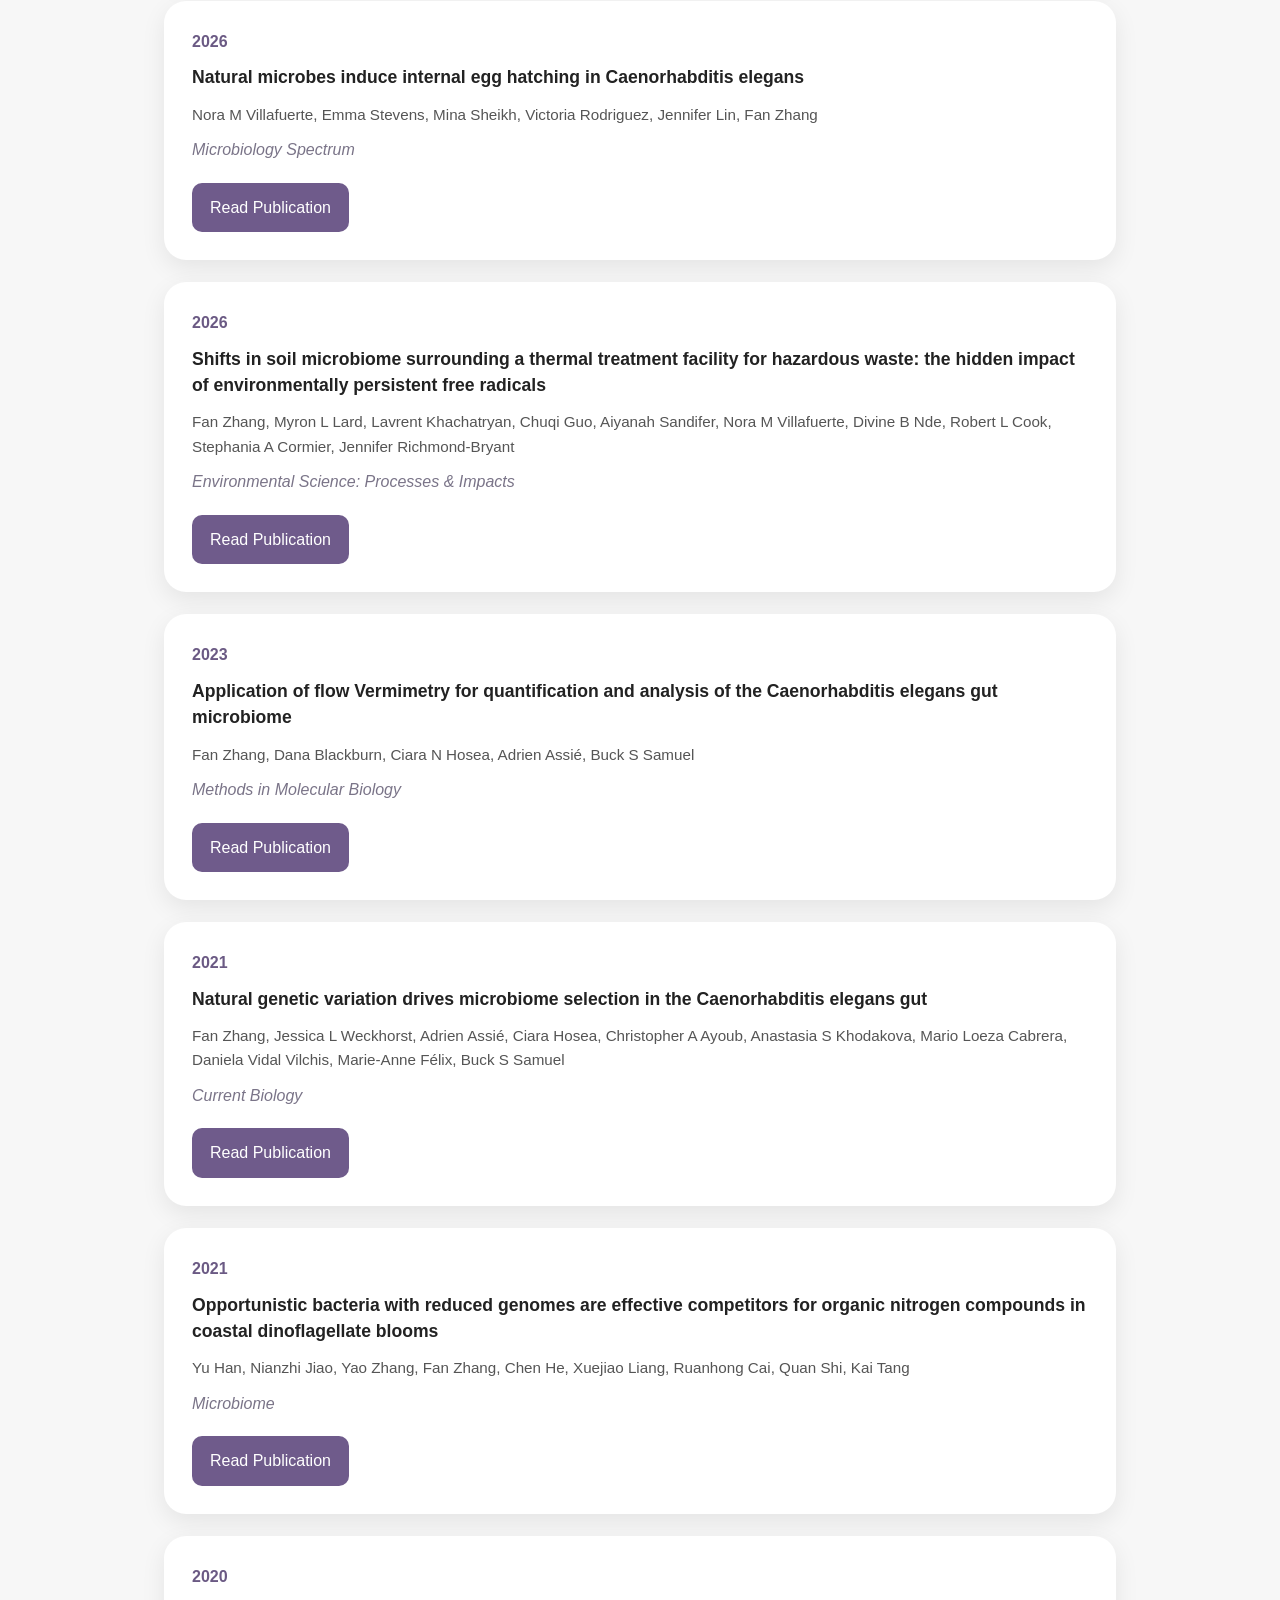
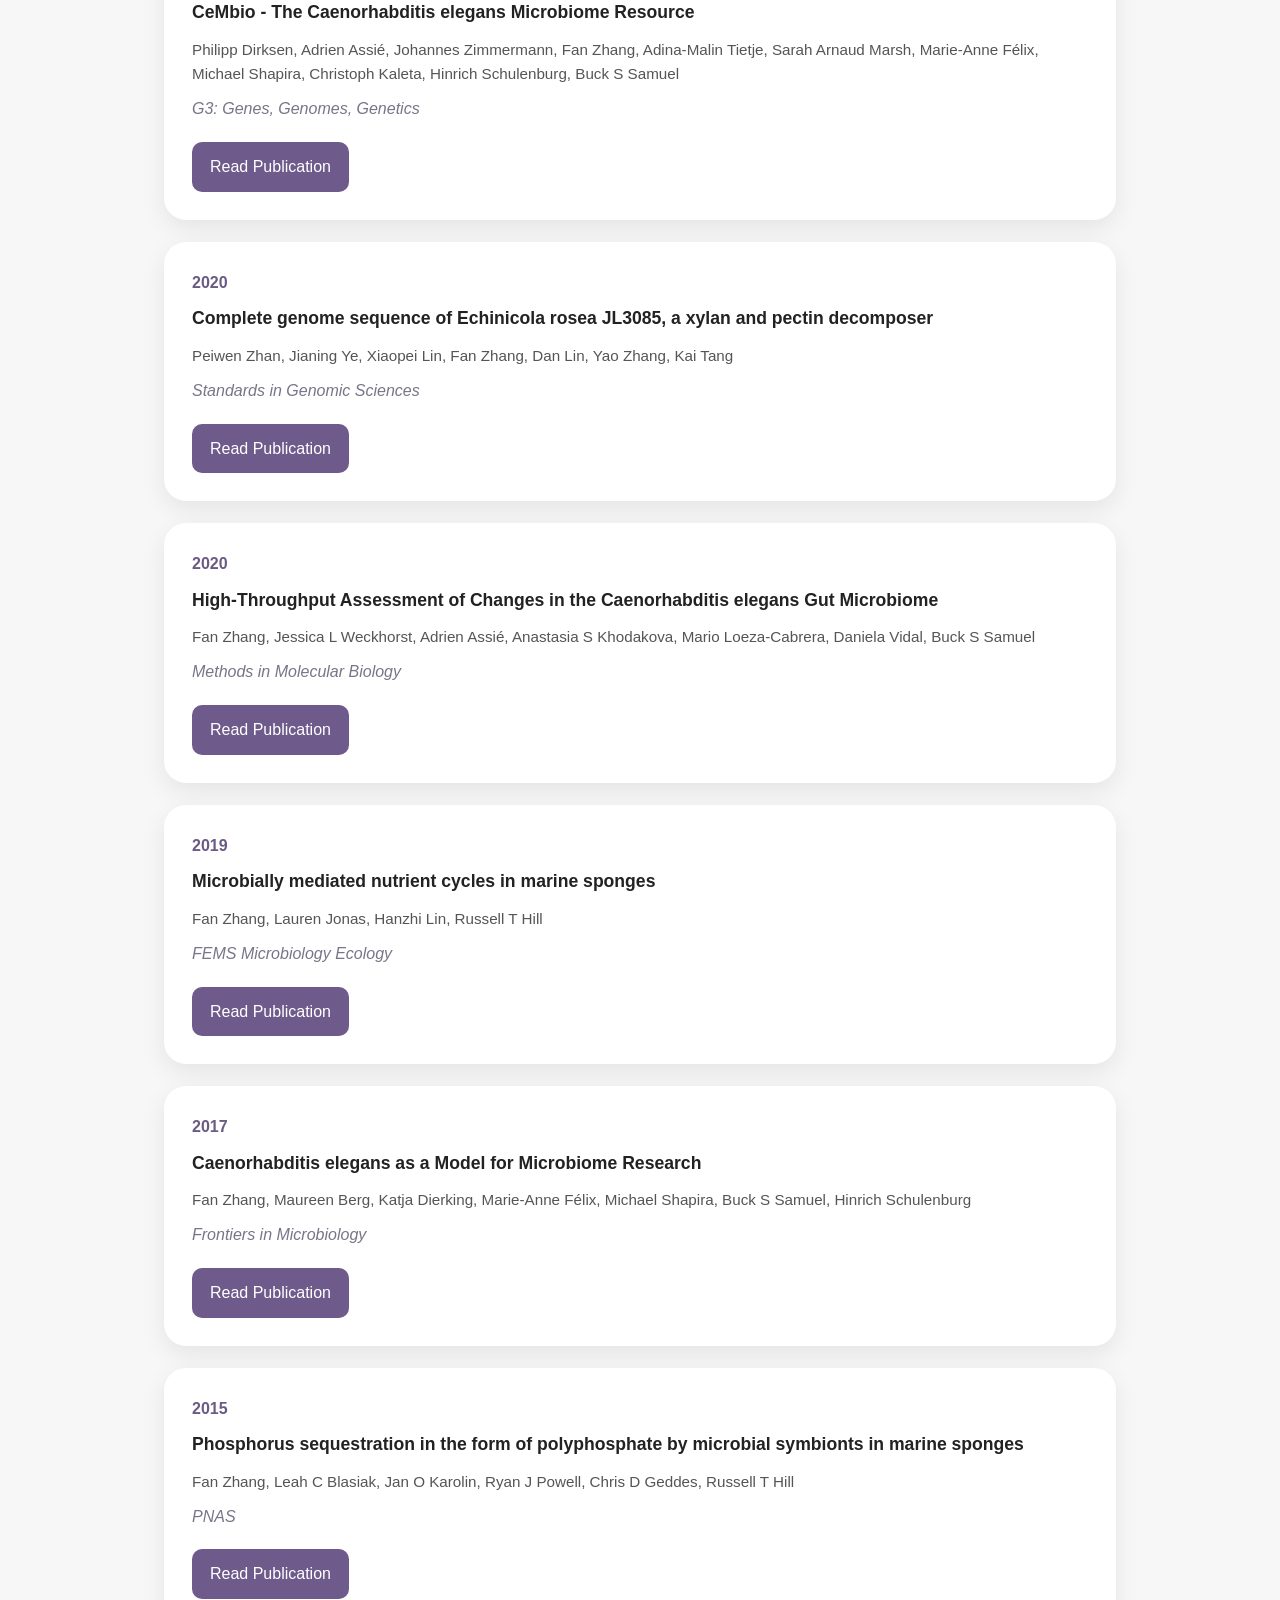
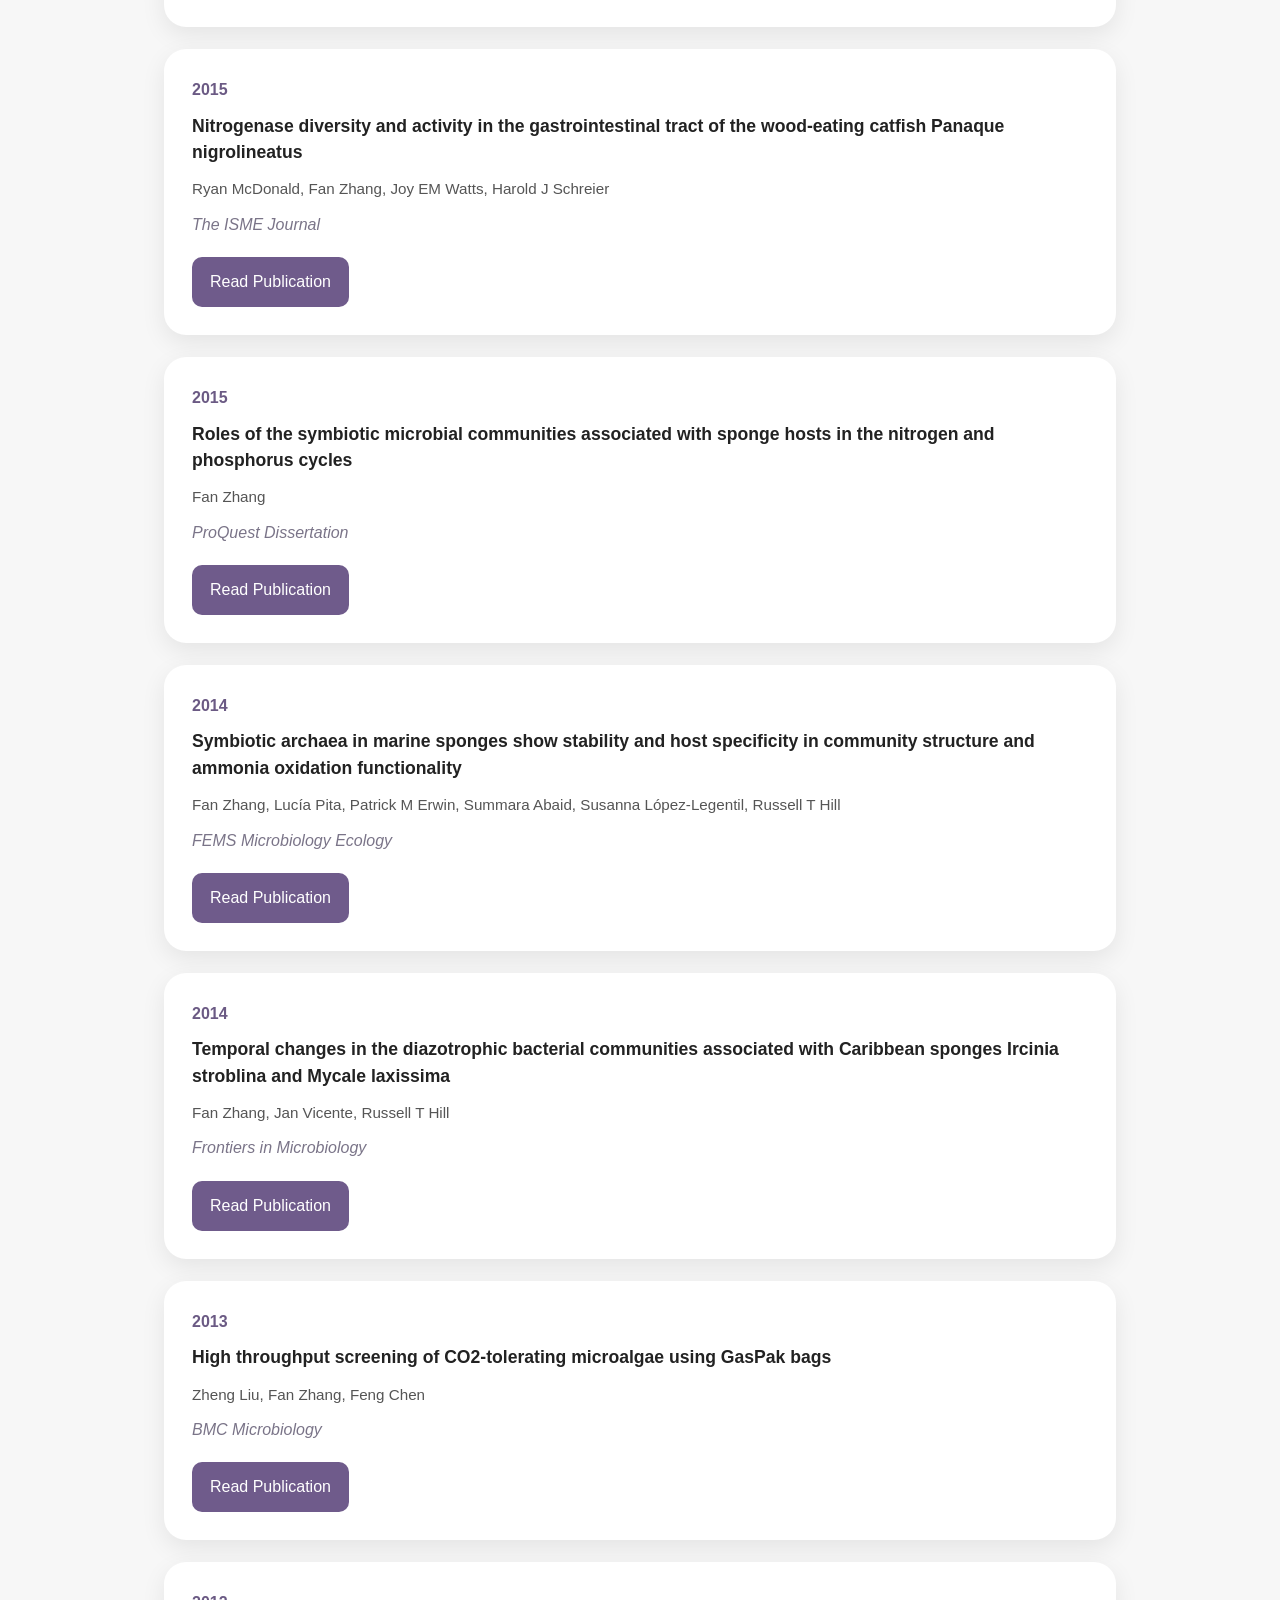
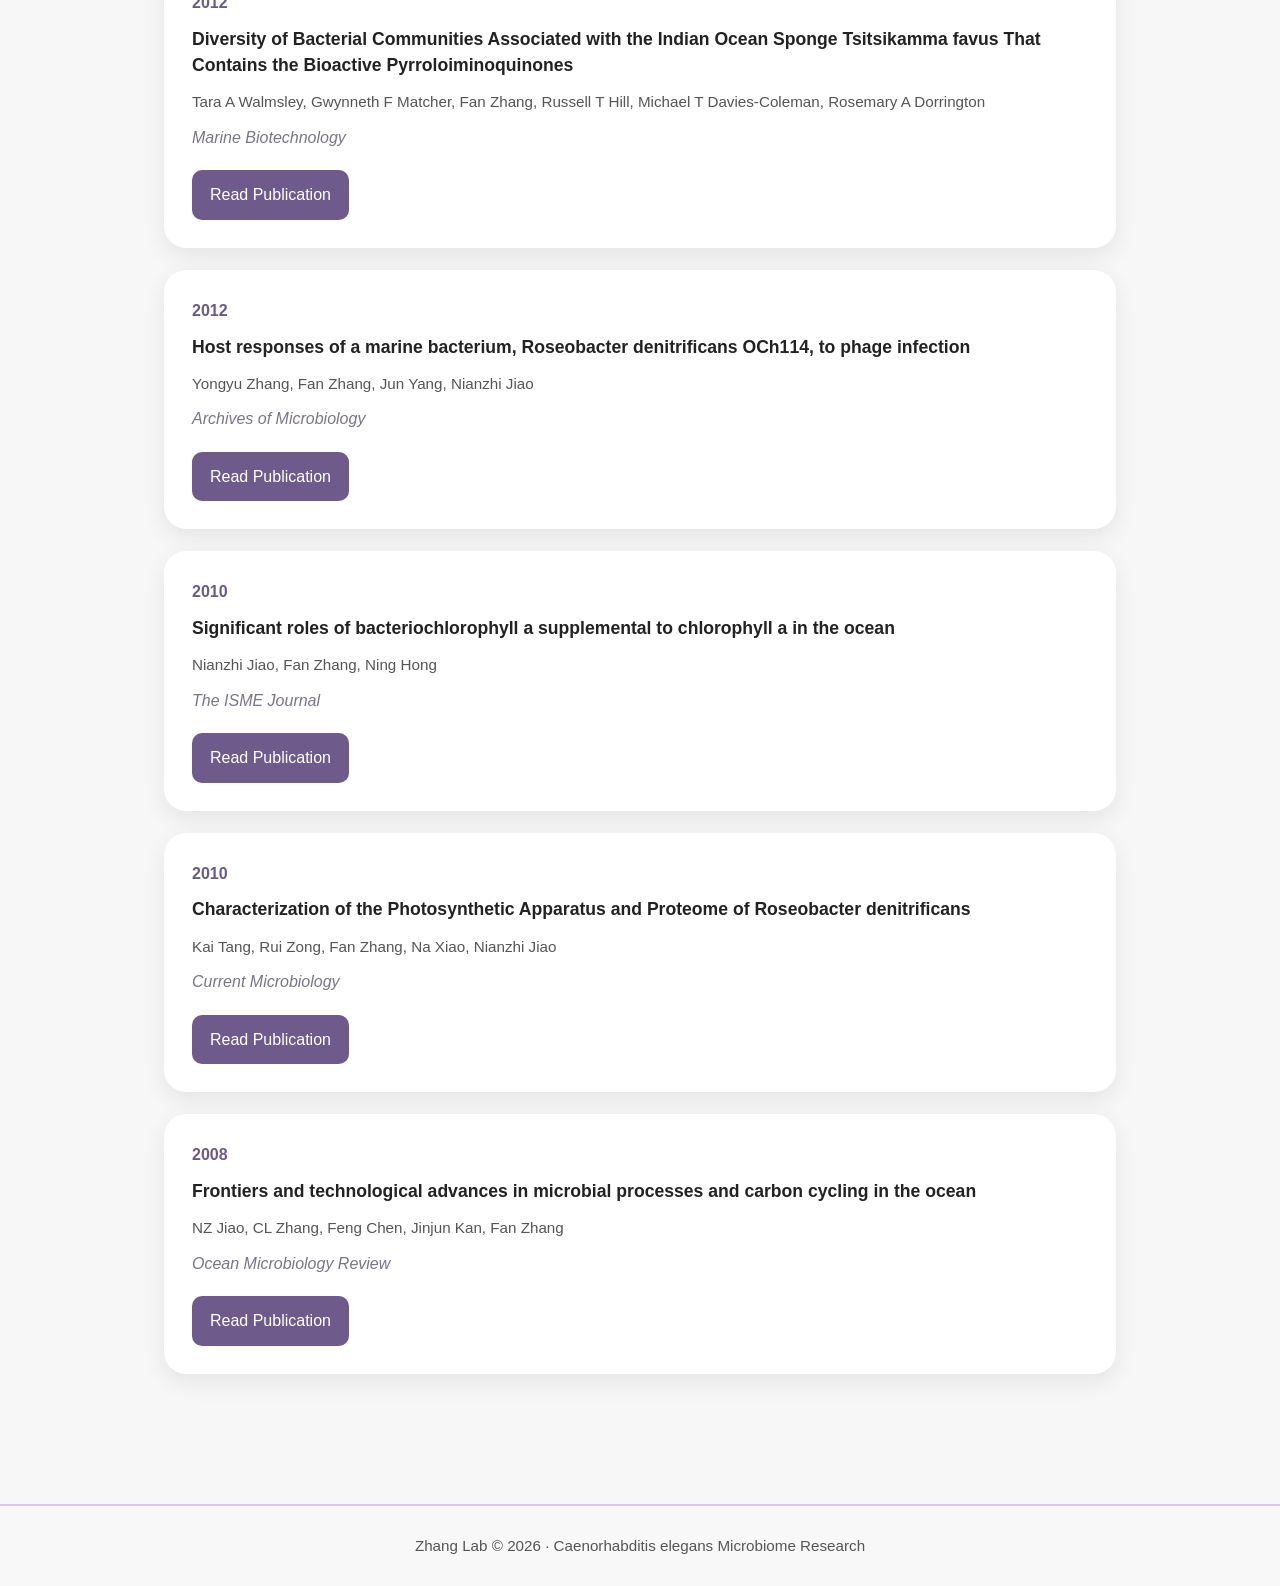
<file: zhang-lab-site/publications.html>
<!DOCTYPE html>
<html lang="en">
<head>
  <meta charset="UTF-8" />
  <meta name="viewport" content="width=device-width, initial-scale=1.0" />
  <title>Research | Zhang Lab</title>
  <link rel="stylesheet" href="styles.css" />
</head>
<body>
  <header class="site-header">
    <div class="container nav-wrap">
      <a class="brand" href="index.html">Zhang Lab</a>
      <button class="nav-toggle" aria-label="Toggle menu">☰</button>
      <nav class="site-nav">
        <a href="research.html">Research</a>
        <a href="people.html">People</a>
        <a href="publications.html" class="active">Publications</a>
        <a href="news.html">News</a>
        <a href="join.html">Join Us</a>
  
      </nav>
    </div>
  </header>

<!DOCTYPE html>
<html lang="en">
<head>
<meta charset="UTF-8">
<meta name="viewport" content="width=device-width, initial-scale=1.0">
<title>Featured Publications | Zhang Lab</title>

<style>
/* ---------- PAGE ---------- */
html, body {
  margin: 0;
  padding: 0;
  font-family: Arial, sans-serif;
  background: #f7f7f7;
}

/* ---------- HERO ---------- */
.publications-hero {
  position: relative;
  height: 290px;
  background:
   
    url("PUB1.png");

  background-size: cover;
background-position: center 42%; 

  display: flex;
  justify-content: center;
  align-items: center;
}

.publications-hero h1 {
  font-family: 'Source Serif 4', Georgia, serif;
  color: white;
  font-size: 3rem;
  font-weight: 600;
  margin: 0;
}

/* ---------- PAGE CONTENT ---------- */
.publications-section {
  max-width: 1000px;
  margin: 50px auto;
  padding: 0 24px 60px;
}

/* ---------- TOP CONTROLS ---------- */
.pub-controls {
  display: flex;
  flex-direction: column;
  align-items: center;
  margin-bottom: 30px;
}

/* centered button */
.scholar-button {
  background: #461D7C;
  color: white;
  text-decoration: none;
  padding: 12px 22px;
  border-radius: 12px;
  transition: 0.2s ease;
  font-size: 0.95rem;
  margin-bottom: 42px;
}

.scholar-button:hover {
    transform: translateY(-2px);
    box-shadow: 0 6px 18px rgba(106, 13, 173, 0.25);
    background-color: #5a0b92;
  }

/* row for search + sort */
.search-sort-row {
  display: flex;
  gap: 16px;
  width: 100%;
  align-items: center;
}

/* search takes most space */
.pub-search {
  flex: 1;
  padding: 14px 18px;
  border-radius: 12px;
  border: 1px solid #ddd;
  font-size: 1rem;
  box-sizing: border-box;
  margin: 0;
}

/* sort smaller */
.sort-dropdown {
  width: 210px;
  padding: 14px 16px;
  border-radius: 12px;
  border: 1px solid #ddd;
  background: white;
  font-size: 0.95rem;
}

/* mobile */
@media (max-width: 768px) {
  .search-sort-row {
    flex-direction: column;
  }

  .sort-dropdown {
    width: 100%;
  }
}
/* ---------- STACKED CARDS ---------- */
#publicationsList {
  display: flex;
  flex-direction: column;
  gap: 22px;
}

.publication-card {
  background: white;
  border-radius: 18px;
  padding: 28px;
  box-sizing: border-box;
  box-shadow: 0 4px 18px rgba(0,0,0,0.06);
  transition: transform 0.2s ease,
              box-shadow 0.2s ease;
}

.publication-card:hover {
  transform: translateY(-2px);
  box-shadow: 0 8px 22px rgba(0,0,0,0.08);
}

.pub-year {
  color: #6b5a84;
  font-weight: 700;
  margin-bottom: 10px;
}

.pub-title {
  font-size: 1.1rem;
  font-weight: 600;
  color: #222;
  line-height: 1.5;
  margin-bottom: 12px;
}

.pub-authors {
  color: #555;
  line-height: 1.6;
  margin-bottom: 10px;
  font-size: 0.95rem;
}

.pub-journal {
  color: #7a7488;
  font-style: italic;
  margin-bottom: 20px;
}

.pub-button {
  display: inline-block;
  background: #6f5b8b;
  color: white;
  text-decoration: none;
  padding: 12px 18px;
  border-radius: 10px;
  transition: 0.2s ease;
}

.pub-button:hover {
  background: #461D7C;
}

/* ---------- MOBILE ---------- */
@media (max-width: 768px) {
  .publications-hero {
    height: 210px;
  }

  .publications-hero h1 {
    font-size: 2.2rem;
  }

  .pub-controls {
    flex-direction: column;
    align-items: stretch;
  }

  .scholar-button {
    text-align: center;
  }
}
</style>
</head>

<body>

<section class="publications-hero">
  <h1>Featured Publications</h1>
</section>

<section class="publications-section">

<div class="pub-controls">

  <!-- centered button -->
  <a
    href="https://scholar.google.com/citations?view_op=list_works&hl=en&hl=en&user=-L5NA3sAAAAJ"
    target="_blank"
    class="scholar-button">
    View Full Publication List
  </a>
  
<section class="featured-publications">
    <p class="pub-subtitle">
    Highlighting selected research from the Zhang Lab.
  </p>

  <div class="publication-grid">
    <!-- Publication 1 -->
    <a href="https://www.frontiersin.org/journals/microbiology/articles/10.3389/fmicb.2017.00485/full" target="_blank" class="publication-card">
      <img src="pub1.webp" alt="Microbiome Research">

      <div class="publication-content">
        <span class="pub-tag">Microbiome</span>

        <h3>
          Caenorhabditis elegans as a Model for Microbiome Research
        </h3>

        <p class="preview">
          Exploring <i>C. elegans</i> as a model system
          for microbiome-host interactions.
        </p>

        <span class="read-more">
          Read Article →
        </span>
      </div>
    </a>

    <!-- Publication 2 -->
    <a href="https://academic.oup.com/g3journal/article/10/9/3025/6060136?guestAccessKey=" target="_blank" class="publication-card">
      <img src="pub2.png" alt="CeMbio Resource">

      <div class="publication-content">
        <span class="pub-tag">Resource</span>

        <h3>
          CeMbio – The Caenorhabditis elegans Microbiome Resource
        </h3>

        <p class="preview">
          A standardized microbiome resource
          for reproducible studies in
          <i>C. elegans</i>.
        </p>

        <span class="read-more">
          Read Article →
        </span>
      </div>
    </a>

    <!-- Publication 3 -->
    <a href="https://www.pnas.org/doi/abs/10.1073/pnas.1423768112" target="_blank" class="publication-card">
      <img src="pub3.png" alt="Marine Sponge Research">

      <div class="publication-content">
        <span class="pub-tag">Symbiosis</span>

        <h3>
          Phosphorus Sequestration by Microbial
          Symbionts in Marine Sponges
        </h3>

        <p class="preview">
          Investigating phosphorus storage
          by microbial symbionts in
          marine sponge ecosystems.
        </p>

        <span class="read-more">
          Read Article →
        </span>
      </div>
    </a>

    <!-- Publication 4 -->
    <a href="https://www.cell.com/current-biology/fulltext/S0960-9822(21)00593-5" target="_blank" class="publication-card">
      <img src="pub4.png" alt="Natural Genetic Variation Research">

      <div class="publication-content">
        <span class="pub-tag">Host signaling</span>

        <h3>
          Natural Genetic Variation Drives
          Microbiome Selection in the
          <i>Caenorhabditis elegans</i> Gut
        </h3>

        <p class="preview">
          Exploring how host genetics shape
          microbiome composition in the
          <i>C. elegans</i> gut.
        </p>

        <span class="read-more">
          Read Article →
        </span>
      </div>
    </a>

  </div>
</section>
  <style>
  .featured-publications h1 {
  text-align: center;
  color: #461D7C;
  font-size: 2.4rem;
  margin-bottom: 4px;
}
.pub-subtitle {
  text-align: center;
  color: #461D7C; /* LSU purple */
  font-size: 1rem; /* smaller text */
  margin-top: 0;
  margin-bottom: 25px;
  font-weight: 500;
}
.featured-publications {
  width: calc(100% + 300px);
  margin-left: -150px;
  margin-right: -150px;
  padding-top: 0;
  margin-bottom: 35px; 
}

.publication-grid {
  display: grid;
  grid-template-columns: repeat(4, 1fr);
  gap: 26px;
}

.publication-card {
  background: white;
  border-radius: 22px;
  overflow: hidden;
  text-decoration: none;
  box-shadow: 0 8px 24px rgba(0,0,0,0.08);
  transition: all 0.3s ease;
}

.publication-card:hover {
  transform: translateY(-5px);
  box-shadow: 0 14px 32px rgba(70,29,124,0.18);
}

.publication-card img {
  width: 100%;
  height: 220px;
  object-fit: cover;
}

.publication-content {
  padding: 22px;
}

.publication-content h3 {
  font-size: 1rem;
  line-height: 1.45;
  min-height: 85px;
}

.preview {
  font-size: 0.93rem;
  line-height: 1.55;
}
    .read-more {
  display: inline-block;
  margin-top: auto;
  align-self: flex-start;

  background: #E6DDF5;
  color: #461D7C;
  padding: 10px 16px;
  border-radius: 10px;
  font-weight: 600;
  font-size: 0.9rem;
  transition: all 0.3s ease;

}

/* Hover effect */
.publication-card:hover .read-more {
  background: #461D7C;
  color: white;
}

@media (max-width: 1200px) {
  .featured-publications {
    width: 100%;
    margin: 0;
  }

  .publication-grid {
    grid-template-columns: repeat(2, 1fr);
  }
}

@media (max-width: 700px) {
  .publication-grid {
    grid-template-columns: 1fr;
  }
}
    </style>

  <!-- search + sort row -->
  <div class="search-sort-row">

    <input
      type="text"
      id="pubSearch"
      class="pub-search"
      placeholder="Search publications..."
    >

    <select
      id="sortPublications"
      class="sort-dropdown">

      <option value="newest">
        Newest First
      </option>

      <option value="oldest">
        Oldest First
      </option>

    </select>

  </div>

</div>


<div id="publicationsList"></div>

<script>
const publications = [

{
  year: 2026,
  title: "Neuroendocrine arylhydrocarbon receptor regulates gut microbiome of C. elegans via redox tone",
  authors: "Ciara Hosea, Adrien Assié, Fan Zhang, Buck S. Samuel",
  journal: "bioRxiv",
  link: "https://www.biorxiv.org/content/10.64898/2026.06.18.733066v1"
},
  
{
  year: 2026,
  title: "Natural microbes induce internal egg hatching in Caenorhabditis elegans",
  authors: "Nora M Villafuerte, Emma Stevens, Mina Sheikh, Victoria Rodriguez, Jennifer Lin, Fan Zhang",
  journal: "Microbiology Spectrum",
  link: "https://journals.asm.org/doi/pdf/10.1128/spectrum.04034-25"
},
  
{
year: 2026,
title: "Shifts in soil microbiome surrounding a thermal treatment facility for hazardous waste: the hidden impact of environmentally persistent free radicals",
authors: "Fan Zhang, Myron L Lard, Lavrent Khachatryan, Chuqi Guo, Aiyanah Sandifer, Nora M Villafuerte, Divine B Nde, Robert L Cook, Stephania A Cormier, Jennifer Richmond-Bryant",
journal: "Environmental Science: Processes & Impacts",
link: "https://pubs.rsc.org/en/content/articlehtml/2026/em/d5em00439j"
},

{
year: 2023,
title: "Application of flow Vermimetry for quantification and analysis of the Caenorhabditis elegans gut microbiome",
authors: "Fan Zhang, Dana Blackburn, Ciara N Hosea, Adrien Assié, Buck S Samuel",
journal: "Methods in Molecular Biology",
link: "https://drive.google.com/file/d/1hrJqu6t8cE8oaz04Uc9SJhZ4lxxq18g9/view"
},

{
year: 2021,
title: "Natural genetic variation drives microbiome selection in the Caenorhabditis elegans gut",
authors: "Fan Zhang, Jessica L Weckhorst, Adrien Assié, Ciara Hosea, Christopher A Ayoub, Anastasia S Khodakova, Mario Loeza Cabrera, Daniela Vidal Vilchis, Marie-Anne Félix, Buck S Samuel",
journal: "Current Biology",
link: "https://www.cell.com/current-biology/fulltext/S0960-9822(21)00593-5"
},

{
year: 2021,
title: "Opportunistic bacteria with reduced genomes are effective competitors for organic nitrogen compounds in coastal dinoflagellate blooms",
authors: "Yu Han, Nianzhi Jiao, Yao Zhang, Fan Zhang, Chen He, Xuejiao Liang, Ruanhong Cai, Quan Shi, Kai Tang",
journal: "Microbiome",
link: "https://link.springer.com/article/10.1186/s40168-021-01022-z"
},

{
year: 2020,
title: "CeMbio - The Caenorhabditis elegans Microbiome Resource",
authors: "Philipp Dirksen, Adrien Assié, Johannes Zimmermann, Fan Zhang, Adina-Malin Tietje, Sarah Arnaud Marsh, Marie-Anne Félix, Michael Shapira, Christoph Kaleta, Hinrich Schulenburg, Buck S Samuel",
journal: "G3: Genes, Genomes, Genetics",
link: "https://academic.oup.com/g3journal/article/10/9/3025/6060136"
},
  {
year: 2020,
title: "Complete genome sequence of Echinicola rosea JL3085, a xylan and pectin decomposer",
authors: "Peiwen Zhan, Jianing Ye, Xiaopei Lin, Fan Zhang, Dan Lin, Yao Zhang, Kai Tang",
journal: "Standards in Genomic Sciences",
link: "https://www.sciencedirect.com/science/article/abs/pii/S1874778719301734"
},

{
year: 2020,
title: "High-Throughput Assessment of Changes in the Caenorhabditis elegans Gut Microbiome",
authors: "Fan Zhang, Jessica L Weckhorst, Adrien Assié, Anastasia S Khodakova, Mario Loeza-Cabrera, Daniela Vidal, Buck S Samuel",
journal: "Methods in Molecular Biology",
link: "https://link.springer.com/protocol/10.1007/978-1-0716-0592-9_12"
},

{
year: 2019,
title: "Microbially mediated nutrient cycles in marine sponges",
authors: "Fan Zhang, Lauren Jonas, Hanzhi Lin, Russell T Hill",
journal: "FEMS Microbiology Ecology",
link: "https://academic.oup.com/femsec/article/95/11/fiz155/5582607"
},

{
year: 2017,
title: "Caenorhabditis elegans as a Model for Microbiome Research",
authors: "Fan Zhang, Maureen Berg, Katja Dierking, Marie-Anne Félix, Michael Shapira, Buck S Samuel, Hinrich Schulenburg",
journal: "Frontiers in Microbiology",
link: "https://www.frontiersin.org/journals/microbiology/articles/10.3389/fmicb.2017.00485/full"
},

{
year: 2015,
title: "Phosphorus sequestration in the form of polyphosphate by microbial symbionts in marine sponges",
authors: "Fan Zhang, Leah C Blasiak, Jan O Karolin, Ryan J Powell, Chris D Geddes, Russell T Hill",
journal: "PNAS",
link: "https://www.pnas.org/doi/abs/10.1073/pnas.1423768112"
},

{
year: 2015,
title: "Nitrogenase diversity and activity in the gastrointestinal tract of the wood-eating catfish Panaque nigrolineatus",
authors: "Ryan McDonald, Fan Zhang, Joy EM Watts, Harold J Schreier",
journal: "The ISME Journal",
link: "https://academic.oup.com/ismej/article/9/12/2712/7557970"
},

{
year: 2015,
title: "Roles of the symbiotic microbial communities associated with sponge hosts in the nitrogen and phosphorus cycles",
authors: "Fan Zhang",
journal: "ProQuest Dissertation",
link: "https://www.proquest.com/openview/e81fe2ad3203056f12a9e64436db8326/1"
},

{
year: 2014,
title: "Symbiotic archaea in marine sponges show stability and host specificity in community structure and ammonia oxidation functionality",
authors: "Fan Zhang, Lucía Pita, Patrick M Erwin, Summara Abaid, Susanna López-Legentil, Russell T Hill",
journal: "FEMS Microbiology Ecology",
link: "https://academic.oup.com/femsec/article/90/3/699/540033"
},

{
year: 2014,
title: "Temporal changes in the diazotrophic bacterial communities associated with Caribbean sponges Ircinia stroblina and Mycale laxissima",
authors: "Fan Zhang, Jan Vicente, Russell T Hill",
journal: "Frontiers in Microbiology",
link: "https://www.frontiersin.org/journals/microbiology/articles/10.3389/fmicb.2014.00561/full"
},

{
year: 2013,
title: "High throughput screening of CO2-tolerating microalgae using GasPak bags",
authors: "Zheng Liu, Fan Zhang, Feng Chen",
journal: "BMC Microbiology",
link: "https://link.springer.com/article/10.1186/2046-9063-9-23"
},

{
year: 2012,
title: "Diversity of Bacterial Communities Associated with the Indian Ocean Sponge Tsitsikamma favus That Contains the Bioactive Pyrroloiminoquinones",
authors: "Tara A Walmsley, Gwynneth F Matcher, Fan Zhang, Russell T Hill, Michael T Davies-Coleman, Rosemary A Dorrington",
journal: "Marine Biotechnology",
link: "https://link.springer.com/article/10.1007/s10126-012-9430-y"
},

{
year: 2012,
title: "Host responses of a marine bacterium, Roseobacter denitrificans OCh114, to phage infection",
authors: "Yongyu Zhang, Fan Zhang, Jun Yang, Nianzhi Jiao",
journal: "Archives of Microbiology",
link: "https://link.springer.com/article/10.1007/s00203-011-0765-y"
},

{
year: 2010,
title: "Significant roles of bacteriochlorophyll a supplemental to chlorophyll a in the ocean",
authors: "Nianzhi Jiao, Fan Zhang, Ning Hong",
journal: "The ISME Journal",
link: "https://academic.oup.com/ismej/article/4/4/595/7588031"
},

{
year: 2010,
title: "Characterization of the Photosynthetic Apparatus and Proteome of Roseobacter denitrificans",
authors: "Kai Tang, Rui Zong, Fan Zhang, Na Xiao, Nianzhi Jiao",
journal: "Current Microbiology",
link: "https://link.springer.com/article/10.1007/s00284-009-9515-7"
},

{
year: 2008,
title: "Frontiers and technological advances in microbial processes and carbon cycling in the ocean",
authors: "NZ Jiao, CL Zhang, Feng Chen, Jinjun Kan, Fan Zhang",
journal: "Ocean Microbiology Review",
link: "#"
}

];

// ---------- RENDER ----------
function renderPublications(search = "") {

const list =
document.getElementById("publicationsList");

list.innerHTML = "";

const sortType =
document.getElementById("sortPublications").value;

let filtered = publications.filter(pub =>

pub.title.toLowerCase().includes(search.toLowerCase()) ||

pub.authors.toLowerCase().includes(search.toLowerCase()) ||

pub.journal.toLowerCase().includes(search.toLowerCase()) ||

pub.year.toString().includes(search)

);

// SORT
filtered.sort((a, b) => {
if (sortType === "newest") {
return b.year - a.year;
}
return a.year - b.year;
});

// CARDS
filtered.forEach(pub => {

const card =
document.createElement("div");

card.className =
"publication-card";

card.innerHTML = `
<div class="pub-year">
${pub.year}
</div>

<div class="pub-title">
${pub.title}
</div>

<div class="pub-authors">
${pub.authors}
</div>

<div class="pub-journal">
${pub.journal}
</div>

<a
href="${pub.link}"
target="_blank"
class="pub-button">
Read Publication
</a>
`;

list.appendChild(card);

});
}

// INITIAL LOAD
renderPublications();

// SEARCH
document.getElementById("pubSearch")
.addEventListener("input", function(e) {
renderPublications(e.target.value);
});

// SORT
document.getElementById("sortPublications")
.addEventListener("change", function() {

const search =
document.getElementById("pubSearch").value;

renderPublications(search);

});
</script>

</section>
 <footer class="site-footer">
  Zhang Lab © 2026 · Caenorhabditis elegans Microbiome Research
</footer>

<style>
.site-footer {
  text-align: center;
  padding: 28px 20px;
  margin-top: 70px;
  border-top: 2px solid rgba(90, 11, 146, 0.2);
  font-family: Arial, sans-serif;
  font-size: 0.95rem;
  color: #555;
  background: #f8f8f8;
}
</style>
  <script>
document.addEventListener("DOMContentLoaded", function () {

  const toggle = document.querySelector(".nav-toggle");
  const nav = document.querySelector(".site-nav");

  if (toggle && nav) {

    toggle.addEventListener("click", function () {
      nav.classList.toggle("show");
    });

  }

});
</script>
</body>
</html>
</file>
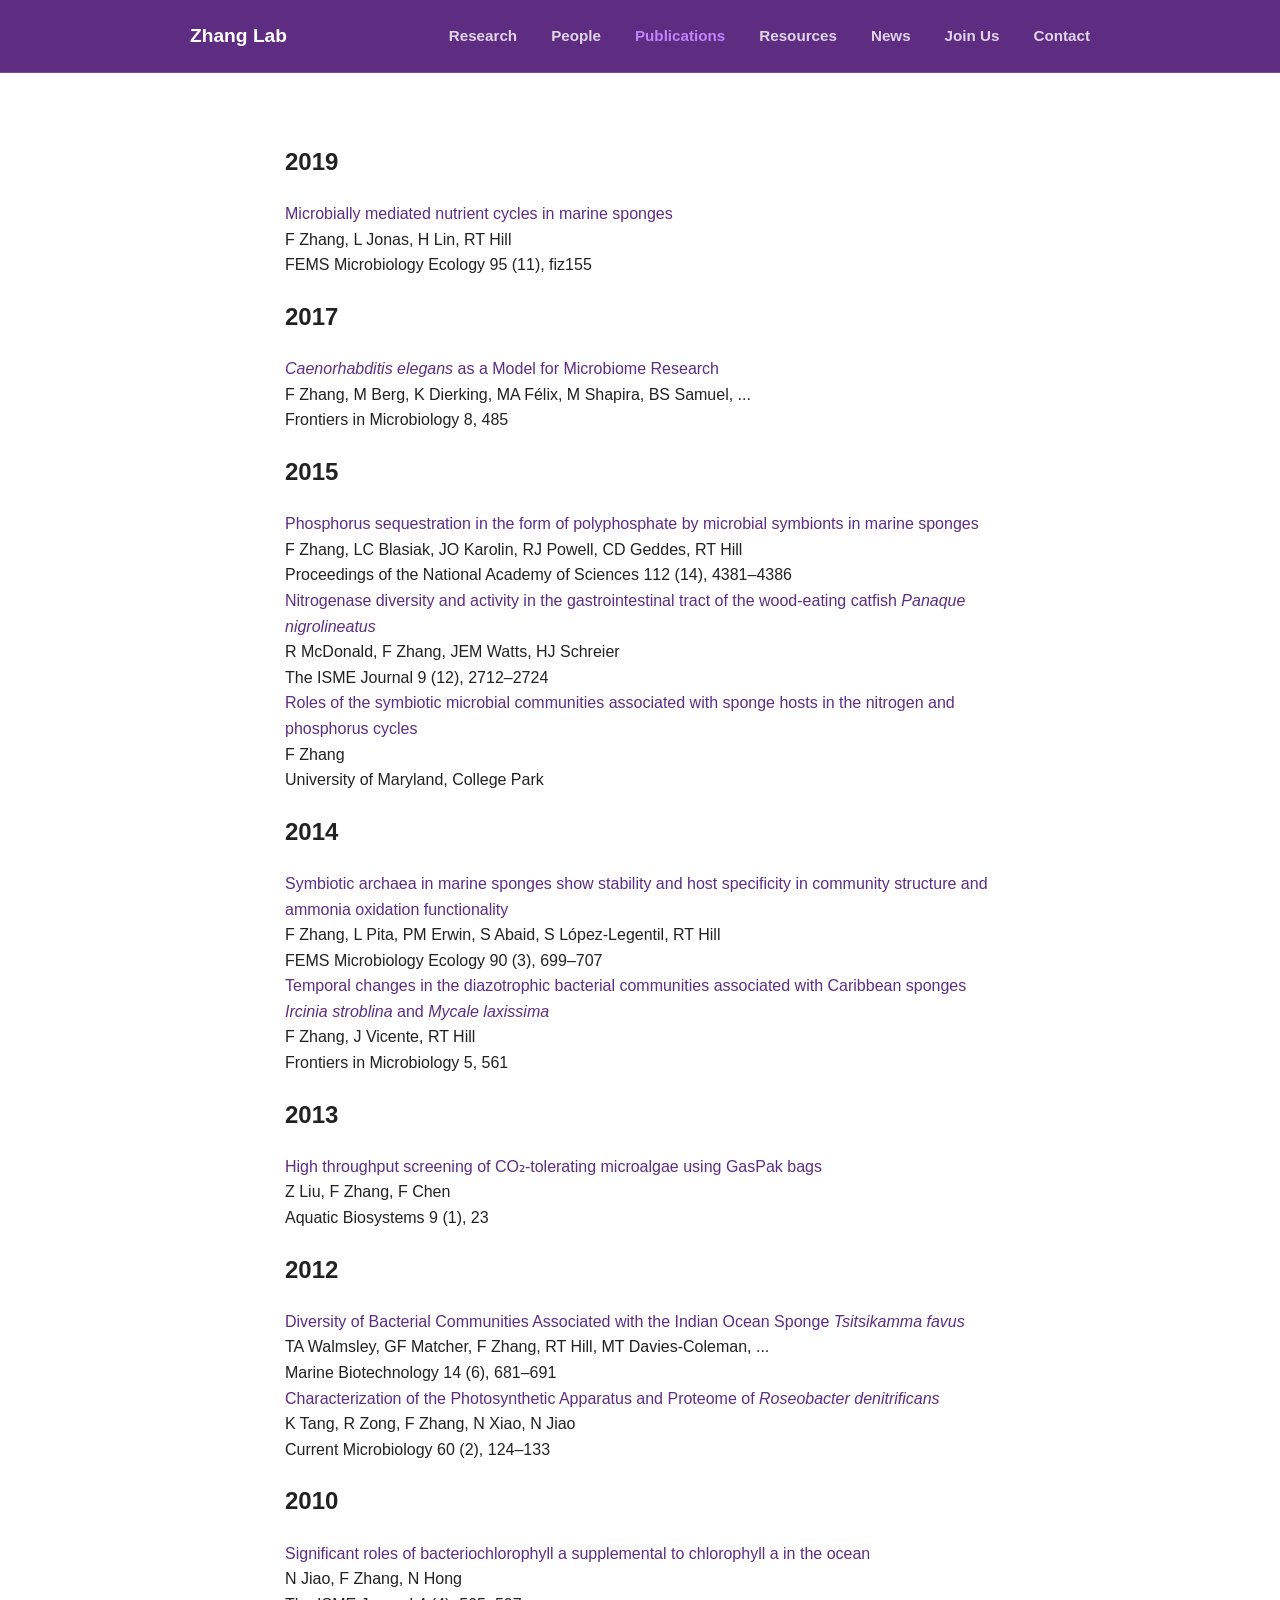
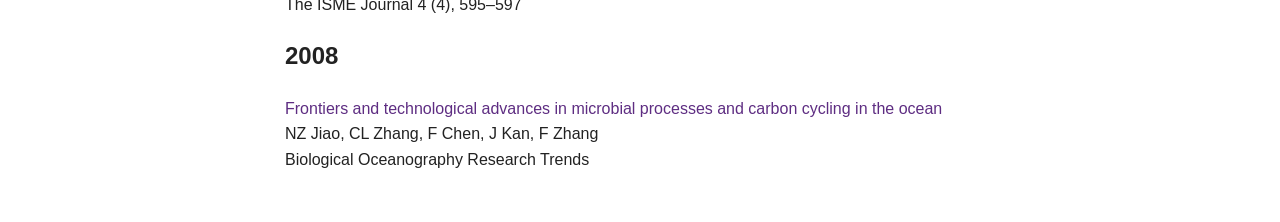
<file: zhang-lab-site/publicationsss.html>
<!DOCTYPE html>
<html lang="en">
<head>
  <meta charset="UTF-8" />
  <meta name="viewport" content="width=device-width, initial-scale=1.0" />
  <title>Publications | Zhang Lab</title>
  <link rel="stylesheet" href="styles.css" />
</head>
<body>
  <header class="site-header">
    <div class="container nav-wrap">
      <a class="brand" href="index.html">Zhang Lab</a>
      <button class="nav-toggle" aria-label="Toggle menu">☰</button>
      <nav class="site-nav">
        <a href="research.html">Research</a>
        <a href="people.html">People</a>
        <a href="publications.html" class="active">Publications</a>
        <a href="resources.html">Resources</a>
        <a href="news.html">News</a>
        <a href="join.html">Join Us</a>
        <a href="contact.html">Contact</a>
      </nav>
    </div>
  </header>
  <main class="section">
    <div class="container narrow">
      <section id=" ">
<!-- 2019 -->
<div class="year-section">
    <h2 class="year-header">2019</h2>

    <div class="publication-item"
         data-title="Microbially mediated nutrient cycles in marine sponges"
         data-authors="F Zhang, L Jonas, H Lin, RT Hill"
         data-journal="FEMS Microbiology Ecology"
         data-year="2019">

        <a href="#" class="publication-title">
            Microbially mediated nutrient cycles in marine sponges
        </a>

        <div class="publication-authors">
            F Zhang, L Jonas, H Lin, RT Hill
        </div>

        <div class="publication-journal">
            FEMS Microbiology Ecology 95 (11), fiz155
        </div>
    </div>
</div>

<!-- 2017 -->
<div class="year-section">
    <h2 class="year-header">2017</h2>

    <div class="publication-item"
         data-title="Caenorhabditis elegans as a Model for Microbiome Research"
         data-authors="F Zhang, M Berg, K Dierking, MA Félix"
         data-journal="Frontiers in Microbiology"
         data-year="2017">

        <a href="#" class="publication-title">
            <i>Caenorhabditis elegans</i> as a Model for Microbiome Research
        </a>

        <div class="publication-authors">
            F Zhang, M Berg, K Dierking, MA Félix, M Shapira, BS Samuel, ...
        </div>

        <div class="publication-journal">
            Frontiers in Microbiology 8, 485
        </div>
    </div>
</div>

<!-- 2015 -->
<div class="year-section">
    <h2 class="year-header">2015</h2>

    <div class="publication-item"
         data-title="Phosphorus sequestration in the form of polyphosphate"
         data-authors="F Zhang, LC Blasiak, JO Karolin"
         data-journal="PNAS"
         data-year="2015">

        <a href="#" class="publication-title">
            Phosphorus sequestration in the form of polyphosphate by microbial symbionts in marine sponges
        </a>

        <div class="publication-authors">
            F Zhang, LC Blasiak, JO Karolin, RJ Powell, CD Geddes, RT Hill
        </div>

        <div class="publication-journal">
            Proceedings of the National Academy of Sciences 112 (14), 4381–4386
        </div>
    </div>

    <div class="publication-item"
         data-title="Nitrogenase diversity and activity in the gastrointestinal tract"
         data-authors="R McDonald, F Zhang, JEM Watts"
         data-journal="The ISME Journal"
         data-year="2015">

        <a href="#" class="publication-title">
            Nitrogenase diversity and activity in the gastrointestinal tract of the wood-eating catfish <i>Panaque nigrolineatus</i>
        </a>

        <div class="publication-authors">
            R McDonald, F Zhang, JEM Watts, HJ Schreier
        </div>

        <div class="publication-journal">
            The ISME Journal 9 (12), 2712–2724
        </div>
    </div>

    <div class="publication-item"
         data-title="Roles of the symbiotic microbial communities associated with sponge hosts"
         data-authors="F Zhang"
         data-journal="University of Maryland"
         data-year="2015">

        <a href="#" class="publication-title">
            Roles of the symbiotic microbial communities associated with sponge hosts in the nitrogen and phosphorus cycles
        </a>

        <div class="publication-authors">
            F Zhang
        </div>

        <div class="publication-journal">
            University of Maryland, College Park
        </div>
    </div>
</div>

<!-- 2014 -->
<div class="year-section">
    <h2 class="year-header">2014</h2>

    <div class="publication-item"
         data-title="Symbiotic archaea in marine sponges"
         data-authors="F Zhang, L Pita, PM Erwin"
         data-journal="FEMS Microbiology Ecology"
         data-year="2014">

        <a href="#" class="publication-title">
            Symbiotic archaea in marine sponges show stability and host specificity in community structure and ammonia oxidation functionality
        </a>

        <div class="publication-authors">
            F Zhang, L Pita, PM Erwin, S Abaid, S López-Legentil, RT Hill
        </div>

        <div class="publication-journal">
            FEMS Microbiology Ecology 90 (3), 699–707
        </div>
    </div>

    <div class="publication-item"
         data-title="Temporal changes in the diazotrophic bacterial communities"
         data-authors="F Zhang, J Vicente, RT Hill"
         data-journal="Frontiers in Microbiology"
         data-year="2014">

        <a href="#" class="publication-title">
            Temporal changes in the diazotrophic bacterial communities associated with Caribbean sponges <i>Ircinia stroblina</i> and <i>Mycale laxissima</i>
        </a>

        <div class="publication-authors">
            F Zhang, J Vicente, RT Hill
        </div>

        <div class="publication-journal">
            Frontiers in Microbiology 5, 561
        </div>
    </div>
</div>

<!-- 2013 -->
<div class="year-section">
    <h2 class="year-header">2013</h2>

    <div class="publication-item"
         data-title="High throughput screening of CO2 tolerating microalgae"
         data-authors="Z Liu, F Zhang, F Chen"
         data-journal="Aquatic Biosystems"
         data-year="2013">

        <a href="#" class="publication-title">
            High throughput screening of CO₂-tolerating microalgae using GasPak bags
        </a>

        <div class="publication-authors">
            Z Liu, F Zhang, F Chen
        </div>

        <div class="publication-journal">
            Aquatic Biosystems 9 (1), 23
        </div>
    </div>
</div>

<!-- 2012 -->
<div class="year-section">
    <h2 class="year-header">2012</h2>

    <div class="publication-item"
         data-title="Diversity of Bacterial Communities Associated with the Indian Ocean Sponge"
         data-authors="TA Walmsley, GF Matcher, F Zhang"
         data-journal="Marine Biotechnology"
         data-year="2012">

        <a href="#" class="publication-title">
            Diversity of Bacterial Communities Associated with the Indian Ocean Sponge <i>Tsitsikamma favus</i>
        </a>

        <div class="publication-authors">
            TA Walmsley, GF Matcher, F Zhang, RT Hill, MT Davies-Coleman, ...
        </div>

        <div class="publication-journal">
            Marine Biotechnology 14 (6), 681–691
        </div>
    </div>

    <div class="publication-item"
         data-title="Characterization of the Photosynthetic Apparatus and Proteome"
         data-authors="K Tang, R Zong, F Zhang"
         data-journal="Current Microbiology"
         data-year="2012">

        <a href="#" class="publication-title">
            Characterization of the Photosynthetic Apparatus and Proteome of <i>Roseobacter denitrificans</i>
        </a>

        <div class="publication-authors">
            K Tang, R Zong, F Zhang, N Xiao, N Jiao
        </div>

        <div class="publication-journal">
            Current Microbiology 60 (2), 124–133
        </div>
    </div>
</div>

<!-- 2010 -->
<div class="year-section">
    <h2 class="year-header">2010</h2>

    <div class="publication-item">
        <a href="#" class="publication-title">
            Significant roles of bacteriochlorophyll a supplemental to chlorophyll a in the ocean
        </a>

        <div class="publication-authors">
            N Jiao, F Zhang, N Hong
        </div>

        <div class="publication-journal">
            The ISME Journal 4 (4), 595–597
        </div>
    </div>
</div>

<!-- 2008 -->
<div class="year-section">
    <h2 class="year-header">2008</h2>

    <div class="publication-item">
        <a href="#" class="publication-title">
            Frontiers and technological advances in microbial processes and carbon cycling in the ocean
        </a>

        <div class="publication-authors">
            NZ Jiao, CL Zhang, F Chen, J Kan, F Zhang
        </div>

        <div class="publication-journal">
            Biological Oceanography Research Trends
        </div>
    </div>
</div>
<script>
document.getElementById('publicationSearch')
.addEventListener('keyup', function () {

    const search = this.value.toLowerCase();
    const publications =
        document.querySelectorAll('.publication-item');

    publications.forEach(pub => {

        const title =
            pub.dataset.title?.toLowerCase() || "";

        const authors =
            pub.dataset.authors?.toLowerCase() || "";

        const journal =
            pub.dataset.journal?.toLowerCase() || "";

        const year =
            pub.dataset.year?.toLowerCase() || "";

        const combined =
            title + " " +
            authors + " " +
            journal + " " +
            year;

        if (combined.includes(search)) {
            pub.classList.remove('hidden');
        } else {
            pub.classList.add('hidden');
        }
    });

    // Hide empty year sections
    document.querySelectorAll('.year-section')
    .forEach(section => {

        const visiblePubs =
            section.querySelectorAll(
                '.publication-item:not(.hidden)'
            );

        section.style.display =
            visiblePubs.length > 0
            ? 'block'
            : 'none';
    });

});
</script>
</file>
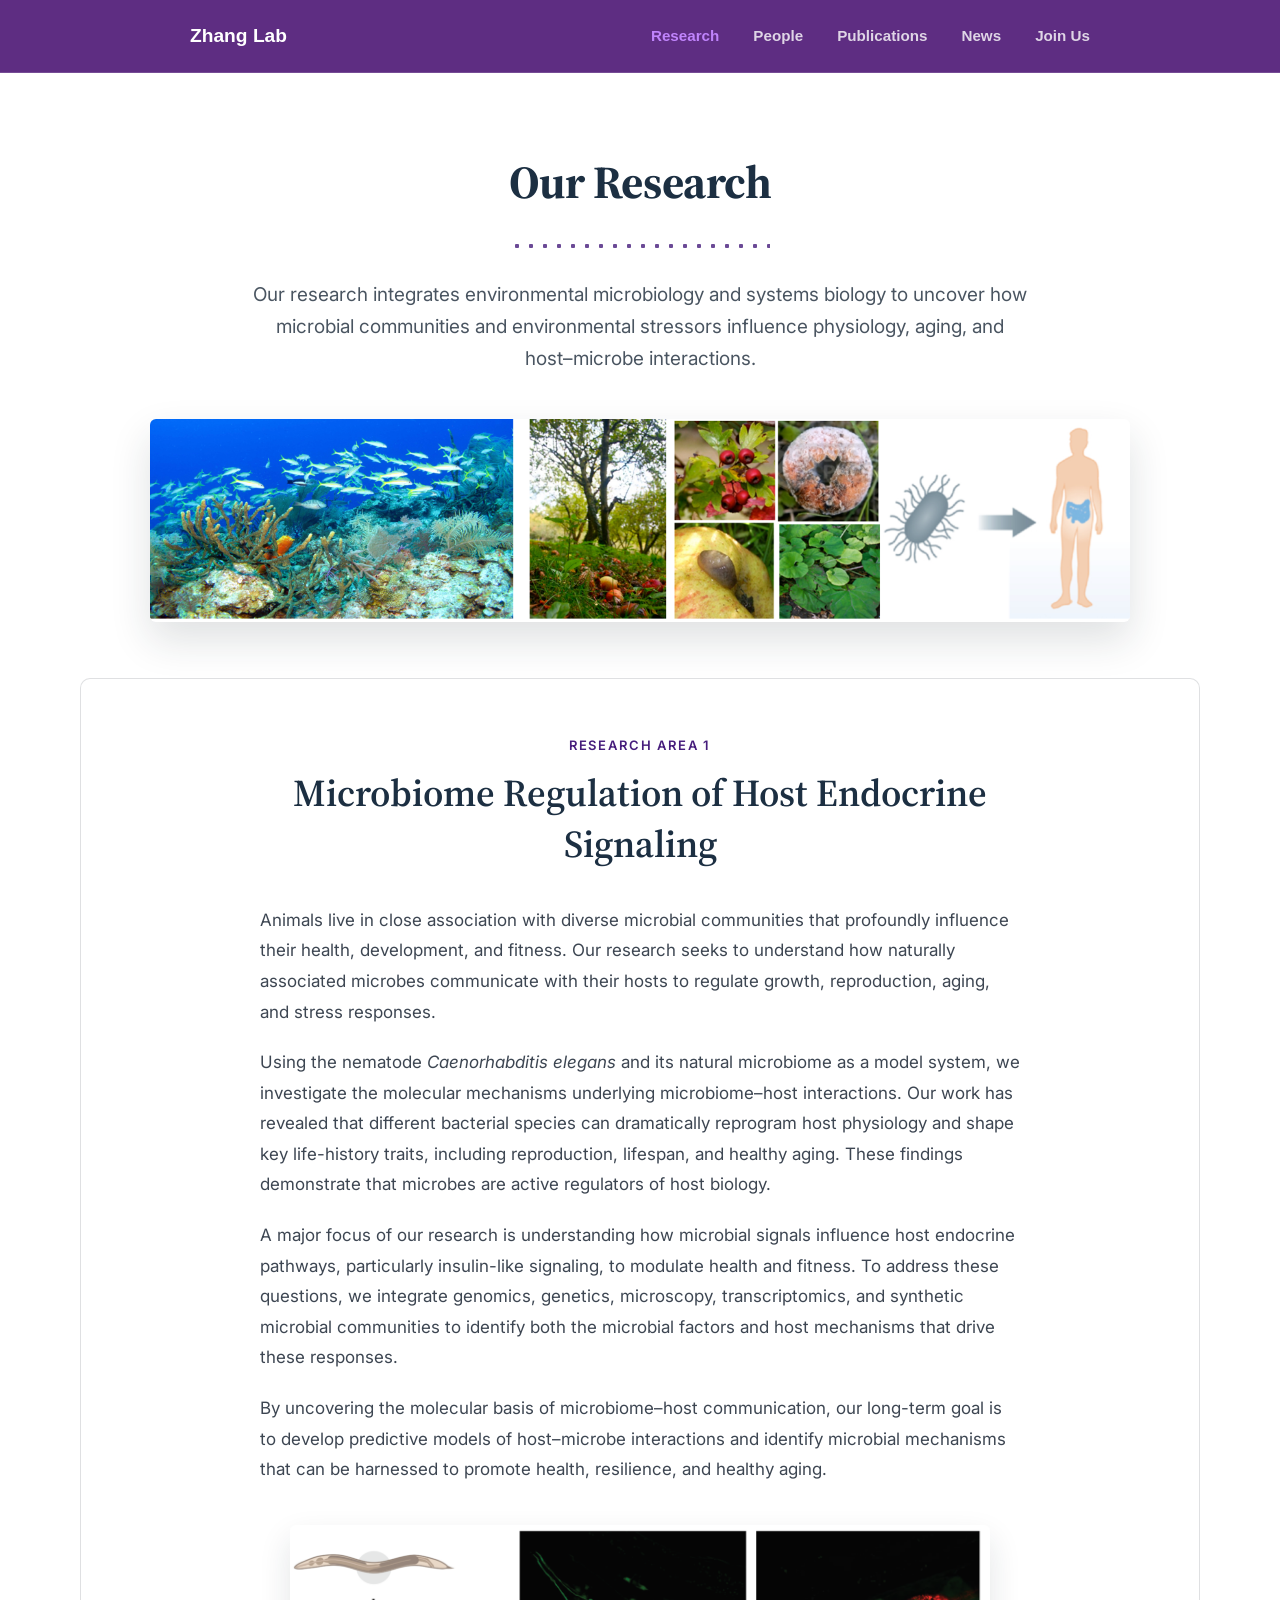
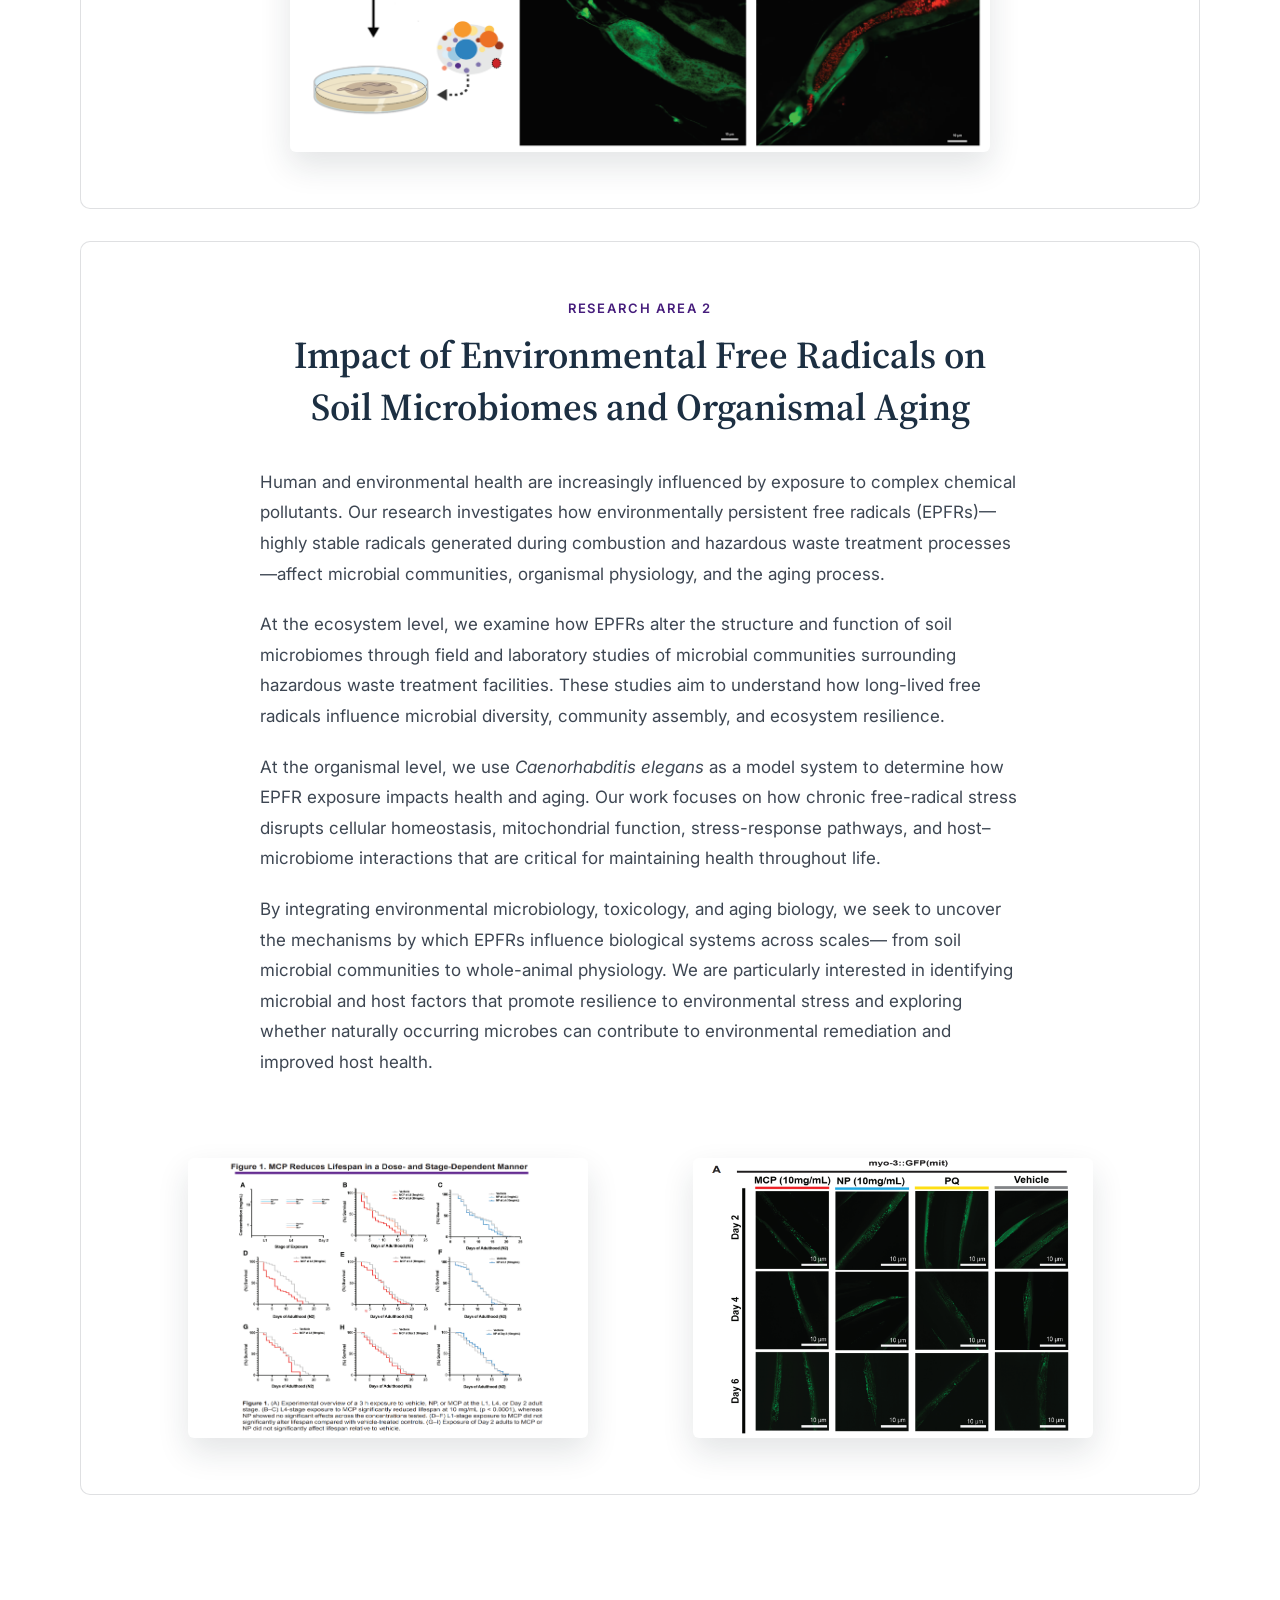
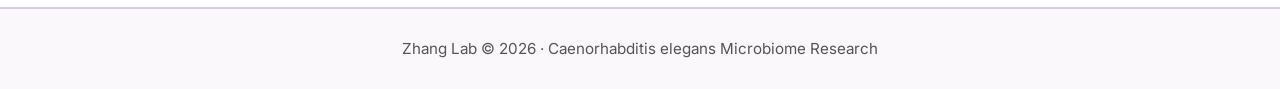
<file: zhang-lab-site/research.html>
<!DOCTYPE html>
<html lang="en">
<head>
  <meta charset="UTF-8" />
  <meta name="viewport" content="width=device-width, initial-scale=1.0" />
  <title>Research | Zhang Lab</title>
  <link rel="preconnect" href="https://fonts.googleapis.com">
  <link rel="preconnect" href="https://fonts.gstatic.com" crossorigin>
  <link href="https://fonts.googleapis.com/css2?family=Source+Serif+4:opsz,wght@8..60,400;8..60,600;8..60,700&family=Inter:wght@400;500;600&display=swap" rel="stylesheet">
  <link rel="stylesheet" href="styles.css" />
  <style>
    :root {
      --ink: #1c2733;
      --sand: #ffffff;
      --moss: #2f4a63;
      --moss-dark: #1c2f42;
      --clay: #461d7c;
      --line: rgba(28, 39, 51, 0.14);
      --card-bg: #ffffff;
    }

    * { box-sizing: border-box; }

    .research-page {
      font-family: 'Inter', system-ui, sans-serif;
      color: var(--ink);
      background: var(--sand);
    }

    .research-hero {
      max-width: 1200px;
      margin: 0 auto;
      padding: 72px 40px 56px;
      text-align: center;
    }

    .research-hero h1 {
      font-family: 'Source Serif 4', Georgia, serif;
      font-weight: 700;
      font-size: clamp(32px, 4.5vw, 46px);
      letter-spacing: -0.01em;
      margin: 0 0 22px;
      color: var(--moss-dark);
    }

    .colony-rule {
      width: 100%;
      max-width: 260px;
      height: 10px;
      margin: 0 auto 28px;
      background-image: radial-gradient(circle, var(--clay) 2px, transparent 2.5px);
      background-size: 14px 10px;
      background-repeat: repeat-x;
      opacity: 0.8;
    }

    .research-hero p {
      font-size: 19px;
      line-height: 1.7;
      max-width: 780px;
      margin: 0 auto;
      color: #4a5561;
    }

    .research-hero figure {
      margin: 44px auto 0;
      max-width: 980px;
    }

    .research-hero img {
      width: 100%;
      border-radius: 6px;
      box-shadow: 0 18px 40px rgba(28, 39, 51, 0.14);
      display: block;
    }

    .research-area {
      max-width: 1200px;
      margin: 0 auto;
      padding: 0 40px 40px;
    }

    .research-area article {
      background: var(--card-bg);
      border: 1px solid var(--line);
      border-radius: 10px;
      padding: 56px clamp(24px, 5vw, 64px);
      margin-bottom: 32px;
    }

    .area-eyebrow {
      font-family: 'Inter', sans-serif;
      font-weight: 600;
      font-size: 13px;
      letter-spacing: 0.14em;
      text-transform: uppercase;
      color: var(--clay);
      text-align: center;
      margin: 0 0 12px;
    }

    .research-area h2 {
      font-family: 'Source Serif 4', Georgia, serif;
      font-weight: 600;
      font-size: clamp(30px, 3.8vw, 38px);
      line-height: 1.35;
      text-align: center;
      color: var(--moss-dark);
      margin: 0 0 34px;
      max-width: 760px;
      margin-left: auto;
      margin-right: auto;
    }

    .research-area .body-copy {
      max-width: 760px;
      margin: 0 auto;
    }

    .research-area .body-copy p {
      font-size: 17px;
      line-height: 1.8;
      color: #3d4652;
      margin: 0 0 20px;
    }

    .research-area .body-copy p:last-child {
      margin-bottom: 0;
    }

    .area-figures {
      display: flex;
      justify-content: center;
      align-items: stretch;
      gap: 20px;
      margin-top: 40px;
      flex-wrap: wrap;
    }

    .area-figures figure,
    .research-area article > figure {
      margin: 40px auto 0;
      max-width: 700px;
    }

    .area-figures figure {
      flex: 1 1 320px;
      max-width: 400px;
    }

    .area-figures img {
      width: 100%;
      height: 280px;
      object-fit: contain;
      display: block;
      margin: 0 auto;
      border-radius: 6px;
      background: #fff;
      box-shadow: 0 14px 32px rgba(28, 39, 51, 0.12);
    }

    .research-area article > figure img {
      width: 100%;
      max-height: 480px;
      object-fit: contain;
      display: block;
      margin: 0 auto;
      border-radius: 6px;
      background: #fff;
      box-shadow: 0 14px 32px rgba(28, 39, 51, 0.12);
    }

    figcaption {
      font-size: 13px;
      color: #707c88;
      text-align: center;
      margin-top: 10px;
      font-style: italic;
    }

    a:focus-visible,
    button:focus-visible {
      outline: 3px solid var(--clay);
      outline-offset: 2px;
    }

    @media (max-width: 640px) {
      .research-hero { padding: 48px 20px 36px; }
      .research-area { padding: 0 16px 24px; }
      .research-area article { padding: 36px 20px; }
    }

    @media (prefers-reduced-motion: reduce) {
      * { scroll-behavior: auto !important; }
    }
  </style>
</head>
<body>
  <header class="site-header">
    <div class="container nav-wrap">
      <a class="brand" href="index.html">Zhang Lab</a>
      <button class="nav-toggle" aria-label="Toggle menu">☰</button>
      <nav class="site-nav">
        <a href="research.html" class="active">Research</a>
        <a href="people.html">People</a>
        <a href="publications.html">Publications</a>
        <a href="news.html">News</a>
        <a href="join.html">Join Us</a>
      </nav>
    </div>
  </header>

  <main class="research-page">

    <section class="research-hero">
      <h1>Our Research</h1>
      <div class="colony-rule" role="presentation"></div>
      <p>
        Our research integrates environmental microbiology and systems biology to uncover how
        microbial communities and environmental stressors influence physiology, aging, and
        host&ndash;microbe interactions.
      </p>
      <figure>
        <img src="mission.png" alt="Overview illustration of the Zhang Lab's research connecting microbial communities, host physiology, and environmental stress." />
      </figure>
    </section>

    <section class="research-area">
      <article aria-labelledby="area1-heading">
        <p class="area-eyebrow">Research Area 1</p>
        <h2 id="area1-heading">Microbiome Regulation of Host Endocrine Signaling</h2>

        <div class="body-copy">
          <p>
            Animals live in close association with diverse microbial communities that profoundly
            influence their health, development, and fitness. Our research seeks to understand how
            naturally associated microbes communicate with their hosts to regulate growth,
            reproduction, aging, and stress responses.
          </p>
          <p>
            Using the nematode <i>Caenorhabditis elegans</i> and its natural microbiome as a model
            system, we investigate the molecular mechanisms underlying microbiome&ndash;host
            interactions. Our work has revealed that different bacterial species can dramatically
            reprogram host physiology and shape key life-history traits, including reproduction,
            lifespan, and healthy aging. These findings demonstrate that microbes are active
            regulators of host biology.
          </p>
          <p>
            A major focus of our research is understanding how microbial signals influence host
            endocrine pathways, particularly insulin-like signaling, to modulate health and fitness.
            To address these questions, we integrate genomics, genetics, microscopy,
            transcriptomics, and synthetic microbial communities to identify both the microbial
            factors and host mechanisms that drive these responses.
          </p>
          <p>
            By uncovering the molecular basis of microbiome&ndash;host communication, our long-term
            goal is to develop predictive models of host&ndash;microbe interactions and identify
            microbial mechanisms that can be harnessed to promote health, resilience, and healthy
            aging.
          </p>
        </div>

        <figure>
          <img src="research1.png" alt="Diagram of microbial signaling pathways regulating C. elegans endocrine and life-history traits." />
        </figure>
      </article>

      <article aria-labelledby="area2-heading">
        <p class="area-eyebrow">Research Area 2</p>
        <h2 id="area2-heading">Impact of Environmental Free Radicals on Soil Microbiomes and Organismal Aging</h2>

        <div class="body-copy">
          <p>
            Human and environmental health are increasingly influenced by exposure to complex
            chemical pollutants. Our research investigates how environmentally persistent free
            radicals (EPFRs)&mdash;highly stable radicals generated during combustion and hazardous
            waste treatment processes&mdash;affect microbial communities, organismal physiology, and
            the aging process.
          </p>
          <p>
            At the ecosystem level, we examine how EPFRs alter the structure and function of soil
            microbiomes through field and laboratory studies of microbial communities surrounding
            hazardous waste treatment facilities. These studies aim to understand how long-lived
            free radicals influence microbial diversity, community assembly, and ecosystem
            resilience.
          </p>
          <p>
            At the organismal level, we use <i>Caenorhabditis elegans</i> as a model system to
            determine how EPFR exposure impacts health and aging. Our work focuses on how chronic
            free-radical stress disrupts cellular homeostasis, mitochondrial function,
            stress-response pathways, and host&ndash;microbiome interactions that are critical for
            maintaining health throughout life.
          </p>
          <p>
            By integrating environmental microbiology, toxicology, and aging biology, we seek to
            uncover the mechanisms by which EPFRs influence biological systems across scales&mdash;
            from soil microbial communities to whole-animal physiology. We are particularly
            interested in identifying microbial and host factors that promote resilience to
            environmental stress and exploring whether naturally occurring microbes can contribute
            to environmental remediation and improved host health.
          </p>
        </div>

        <div class="area-figures">
          <figure>
            <img src="F1.png" alt="Field and laboratory data on EPFR effects on soil microbial communities." />
          </figure>
          <figure>
            <img src="S.png" alt="Supplementary data on EPFR exposure and organismal aging in C. elegans." />
          </figure>
        </div>
      </article>
    </section>

  </main>

  <footer class="site-footer">
    Zhang Lab © 2026 · Caenorhabditis elegans Microbiome Research
  </footer>

  <style>
    .site-footer {
      text-align: center;
      padding: 28px 20px;
      margin-top: 40px;
      border-top: 2px solid rgba(70, 29, 124, 0.2);
      font-family: 'Inter', sans-serif;
      font-size: 0.95rem;
      color: #555;
      background: #faf8fb;
    }
  </style>

  <script>
    document.addEventListener("DOMContentLoaded", function () {
      const toggle = document.querySelector(".nav-toggle");
      const nav = document.querySelector(".site-nav");
      if (toggle && nav) {
        toggle.addEventListener("click", function () {
          nav.classList.toggle("show");
        });
      }
    });
  </script>
</body>
</html>
</file>
<file: zhang-lab-site/styles.css>
:root {
  --bg: #fafaf8;
  --surface: #ffffff;
  --ink: #1f2937;
  --muted: #5b6472;
  --line: #d9dde4;
--accent: #C084FC;
  --accent-soft: #f0ebf8;
  --max: 1120px;
  --radius: 18px;
  --shadow: 0 12px 30px rgba(31, 41, 55, 0.08);
}

* { box-sizing: border-box; }
html { scroll-behavior: smooth; }
body {
  margin: 0;
  font-family: -apple-system, BlinkMacSystemFont, "Segoe UI", Roboto, Helvetica, Arial, sans-serif;
  background: var(--bg);
  color: var(--ink);
  line-height: 1.65;
}

a { color: var(--accent); text-decoration: none; }
a:hover { text-decoration: underline; }

.container {
  width: min(100% - 2rem, var(--max));
  margin: 0 auto;
}

.narrow {
  width: min(100% - 2rem, 860px);
  margin: 0 auto;
}

.site-header {
  position: sticky;
  top: 0;
  z-index: 20;
  background: rgba(250, 250, 248, 0.95);
  backdrop-filter: blur(10px);
  border-bottom: 1px solid var(--line);
}

.nav-wrap {
  display: flex;
  align-items: center;
  justify-content: space-between;
  min-height: 72px;
  gap: 1rem;
}

.brand {
  font-weight: 800;
  font-size: 1.15rem;
  color: var(--ink);
}

.site-nav {
  display: flex;
  gap: 1rem;
  align-items: center;
  flex-wrap: wrap;
}

.site-nav a {
  color: var(--muted);
  font-weight: 600;
}

.site-nav a.active,
.site-nav a:hover {
  color: var(--accent);
  text-decoration: none;
}

.nav-toggle {
  display: none;
  background: var(--surface);
  border: 1px solid var(--line);
  border-radius: 12px;
  padding: 0.5rem 0.75rem;
  font-size: 1.1rem;
}

.hero {
  padding: 4.5rem 0 3rem;
  background: linear-gradient(180deg, #f4f1fa 0%, var(--bg) 100%);
}

.hero-grid, .split, .grid-3, .grid-2 {
  display: grid;
  gap: 1.5rem;
}

.hero-grid { grid-template-columns: 1.4fr 1fr; align-items: center; }
.split { grid-template-columns: 1fr 1fr; }
.grid-3 { grid-template-columns: repeat(3, 1fr); }
.grid-2 { grid-template-columns: repeat(2, 1fr); }

.hero h1 {
  font-size: clamp(2.2rem, 5vw, 4rem);
  line-height: 1.08;
  margin: 0 0 1rem;
}

.eyebrow, .meta {
  text-transform: uppercase;
  letter-spacing: 0.08em;
  font-size: 0.78rem;
  color: var(--muted);
  margin-bottom: 0.5rem;
}

.lead {
  font-size: 1.15rem;
  color: var(--muted);
}

.section {
  padding: 4rem 0;
}

.section-alt {
  background: #f4f6f9;
}

.card, .hero-card, .person-card {
  background: var(--surface);
  border: 1px solid var(--line);
  border-radius: var(--radius);
  box-shadow: var(--shadow);
  padding: 1.5rem;
}

.hero-card {
  background: linear-gradient(180deg, var(--surface), var(--accent-soft));
}

.stack {
  display: grid;
  gap: 1.25rem;
}

.button {
  display: inline-block;
  background: var(--accent);
  color: white;
  padding: 0.85rem 1.15rem;
  border-radius: 999px;
  font-weight: 700;
  text-decoration: none;
}

.button:hover { text-decoration: none; opacity: 0.95; }
.button-secondary {
  background: white;
  color: var(--accent);
  border: 1px solid var(--line);
}

.cta-row {
  display: flex;
  gap: 0.9rem;
  flex-wrap: wrap;
  margin-top: 1.5rem;
}

.pub-list {
  padding-left: 1.2rem;
}

.site-footer {
  border-top: 1px solid var(--line);
  background: #fff;
  margin-top: 3rem;
}

.footer-wrap {
  display: flex;
  justify-content: space-between;
  gap: 1rem;
  padding: 1.5rem 0;
  flex-wrap: wrap;
}

.footer-wrap a { margin-left: 1rem; }
/* MOBILE ONLY */
@media screen and (max-width: 768px) {

  /* show hamburger */
  .nav-toggle {
    display: block !important;
  }

  /* hide full desktop nav */
  .site-nav {
    display: none !important;
  }

  /* when menu opens */
  .site-nav.show {
    display: flex !important;
    flex-direction: column;
  }
}

/* DESKTOP ONLY */
@media screen and (min-width: 769px) {

  /* hide hamburger */
  .nav-toggle {
    display: none !important;
  }

  /* keep desktop nav */
  .site-nav {
    display: flex !important;
  }
}

/* Better spacing for Join page */
.card p {
  margin-bottom: 14px;
}

.card ul {
  margin-bottom: 18px;
}

.card h2 {
  margin-top: 10px;
  margin-bottom: 12px;
  font-size: 1.4rem;
}

/* Cleaner links */
.card a {
  font-weight: 500;
  text-decoration: none;
}

.card a:hover {
  text-decoration: underline;

}

/* Layout */
.container {
  max-width: 900px;
  margin: 0 auto;
  padding: 0 20px;
}

.narrow {
  max-width: 750px;
}

/* ===== Header ===== */
.site-header {
  border-bottom: 1px solid rgba(255,255,255,0.15);
  background: #5E2D82;
}

.nav-wrap {
  display: flex;
  justify-content: space-between;
  align-items: center;
  padding: 15px 0;
}

.brand {
  font-size: 1.2rem;
  font-weight: 600;
  text-decoration: none;
  color: #ffffff;
}

.site-nav a {
  margin-left: 18px;
  text-decoration: none;
  color: rgba(255,255,255,0.8);
  font-size: 0.95rem;
}

.site-nav a:hover {
  color: #ffffff;
}

.site-nav .active {
  font-weight: 600;
  color: #ffffff;
}

/* ===== Main Content Area ===== */
.section {
  padding: 50px 0;
}

/* White content background */
.stack {
  background: #ffffff;
  padding: 50px;
  border-radius: 18px;
}

/* ===== Headings ===== */
h1 {
  font-size: 2rem;
  font-weight: 600;
  margin-bottom: 30px;
  color: #111;
}

h2 {
  color: #222;
}

/* ===== Cards ===== */
.card {
  margin-bottom: 50px;
}

/* ===== Year ===== */
.meta {
  font-size: 2rem;
  font-weight: 700;
  margin-bottom: 10px;
  border-bottom: 2px solid #e5e5e5;
  padding-bottom: 5px;
  color: #5E2D82;
}

/* ===== Month ===== */
.month {
  font-size: 1rem;
  font-weight: 600;
  color: #666;
  margin-top: 25px;
  margin-bottom: 8px;
}

/* ===== Text ===== */
p,
li {
  color: #222;
  font-size: 0.96rem;
}

/* ===== Lists ===== */
ul {
  padding-left: 18px;
  margin-top: 0;
}

/* ===== Links ===== */
a {
  color: #5E2D82;
}

a:hover {
  text-decoration: underline;
}

/* ===== Footer ===== */
.site-footer {
  border-top: 1px solid rgba(255,255,255,0.15);
  margin-top: 60px;
  padding: 20px 0;
  font-size: 0.9rem;
  color: rgba(255,255,255,0.8);
}

.site-footer a {
  color: rgba(255,255,255,0.9);
}
/* ===== News Page White Content Area ===== */
.news-page .stack {
  background-color: white;
  border-radius: 18px;
  padding: 50px;
  margin-top: 40px;
  margin-bottom: 40px;
  box-shadow: 0 8px 30px rgba(0,0,0,0.08);
}

/* Dark text inside news section */
.news-page h1,
.news-page h2,
.news-page p,
.news-page li {
  color: #222;
}

/* Purple year headings */
.news-page .meta {
  color: #5E2D82;
  border-bottom: 2px solid #e5e5e5;
}

/* Smaller month headings */
.news-page .month {
  color: #666;
}
body {
  font-family: -apple-system, BlinkMacSystemFont, "Segoe UI", Roboto, Arial, sans-serif;
  line-height: 1.6;
  color: #222;
  background-color: #ffffff;
  margin: 0;
}
.hero-image {
  width: 100%;
  max-width: 700px;
  height: 400px;
  object-fit: cover;
  border-radius: 16px;
  margin: 25px 0;
}
/* ===== Transparent Hero Banner ===== */
.join-hero {
  height: 320px;
  background-image: linear-gradient(
      rgba(94, 45, 130, 0.45),
      rgba(94, 45, 130, 0.45)
    ),
    url("images/ZF.jpg");
  background-size: cover;
  background-position: center;
  border-radius: 18px;
  margin-bottom: 50px;

  display: flex;
  align-items: center;
  justify-content: center;
  text-align: center;
}

/* Hero text */
.join-overlay {
  color: white;
  max-width: 700px;
  padding: 20px;
}

.join-overlay h1 {
  font-size: 3rem;
  margin-bottom: 12px;
  color: white;
}

.join-overlay p {
  font-size: 1.1rem;
  color: rgba(255,255,255,0.92);
}

/* ===== Side-by-side cards ===== */
.join-grid {
  display: grid;
  grid-template-columns: 1fr 1fr;
  gap: 30px;
  margin-bottom: 30px;
}

/* ===== Card Styling ===== */
.card {
  background: white;
  border: 1px solid #e7e7e7;
  border-radius: 18px;
  padding: 35px;
  box-shadow: 0 4px 18px rgba(0,0,0,0.05);
}

/* Purple top accent */
.card {
  border-top: 5px solid #5E2D82;
/* Undergrad full width */
.undergrad-card {
  width: 100%;
}

/* Mobile responsive */
@media (max-width: 900px) {
  .join-grid {
    grid-template-columns: 1fr;
  }

  .join-hero h1 {
    font-size: 2.2rem;
  }
  /* ONLY applies on homepage */
.home .site-header {
  position: fixed;
  top: 0;
  left: 0;
  width: 100%;
  background: #ffffff;
  display: flex;
  justify-content: space-between;
  align-items: center;
  padding: 18px 10%;
  box-shadow: 0 2px 10px rgba(0,0,0,0.08);
  z-index: 1000;
}
.site-footer {
  width: 100%;
  text-align: center;

  padding: 8px 0;              /* small, consistent height */
  
  border-top: 1px solid rgba(90, 11, 146, 0.2);

  font-family: Arial, sans-serif;
  font-size: 0.95rem;
  color: #555;

  background: #f8f8f8;

  display: flex;
  justify-content: center;     /* horizontal center */
  align-items: center;         /* vertical center */

  line-height: 1;
}


@media (max-width: 768px) {

  .sidebar {
    background: #f8f8f8 !important;  /* forces your intended color */
    border-right: none;
    border-bottom: 1px solid #eee;

    width: 100%;
    box-sizing: border-box;
  }
  .faculty-contact {
    margin-top: 20px;
    font-size: 0.95rem;
    line-height: 1.6;
}

.faculty-contact p {
    margin: 0 0 12px;
}

.faculty-contact strong {
    color: #461D7C;
}

.faculty-contact a {
    color: #461D7C;
    text-decoration: none;
}

.faculty-contact a:hover {
    text-decoration: underline;
}
</file>
